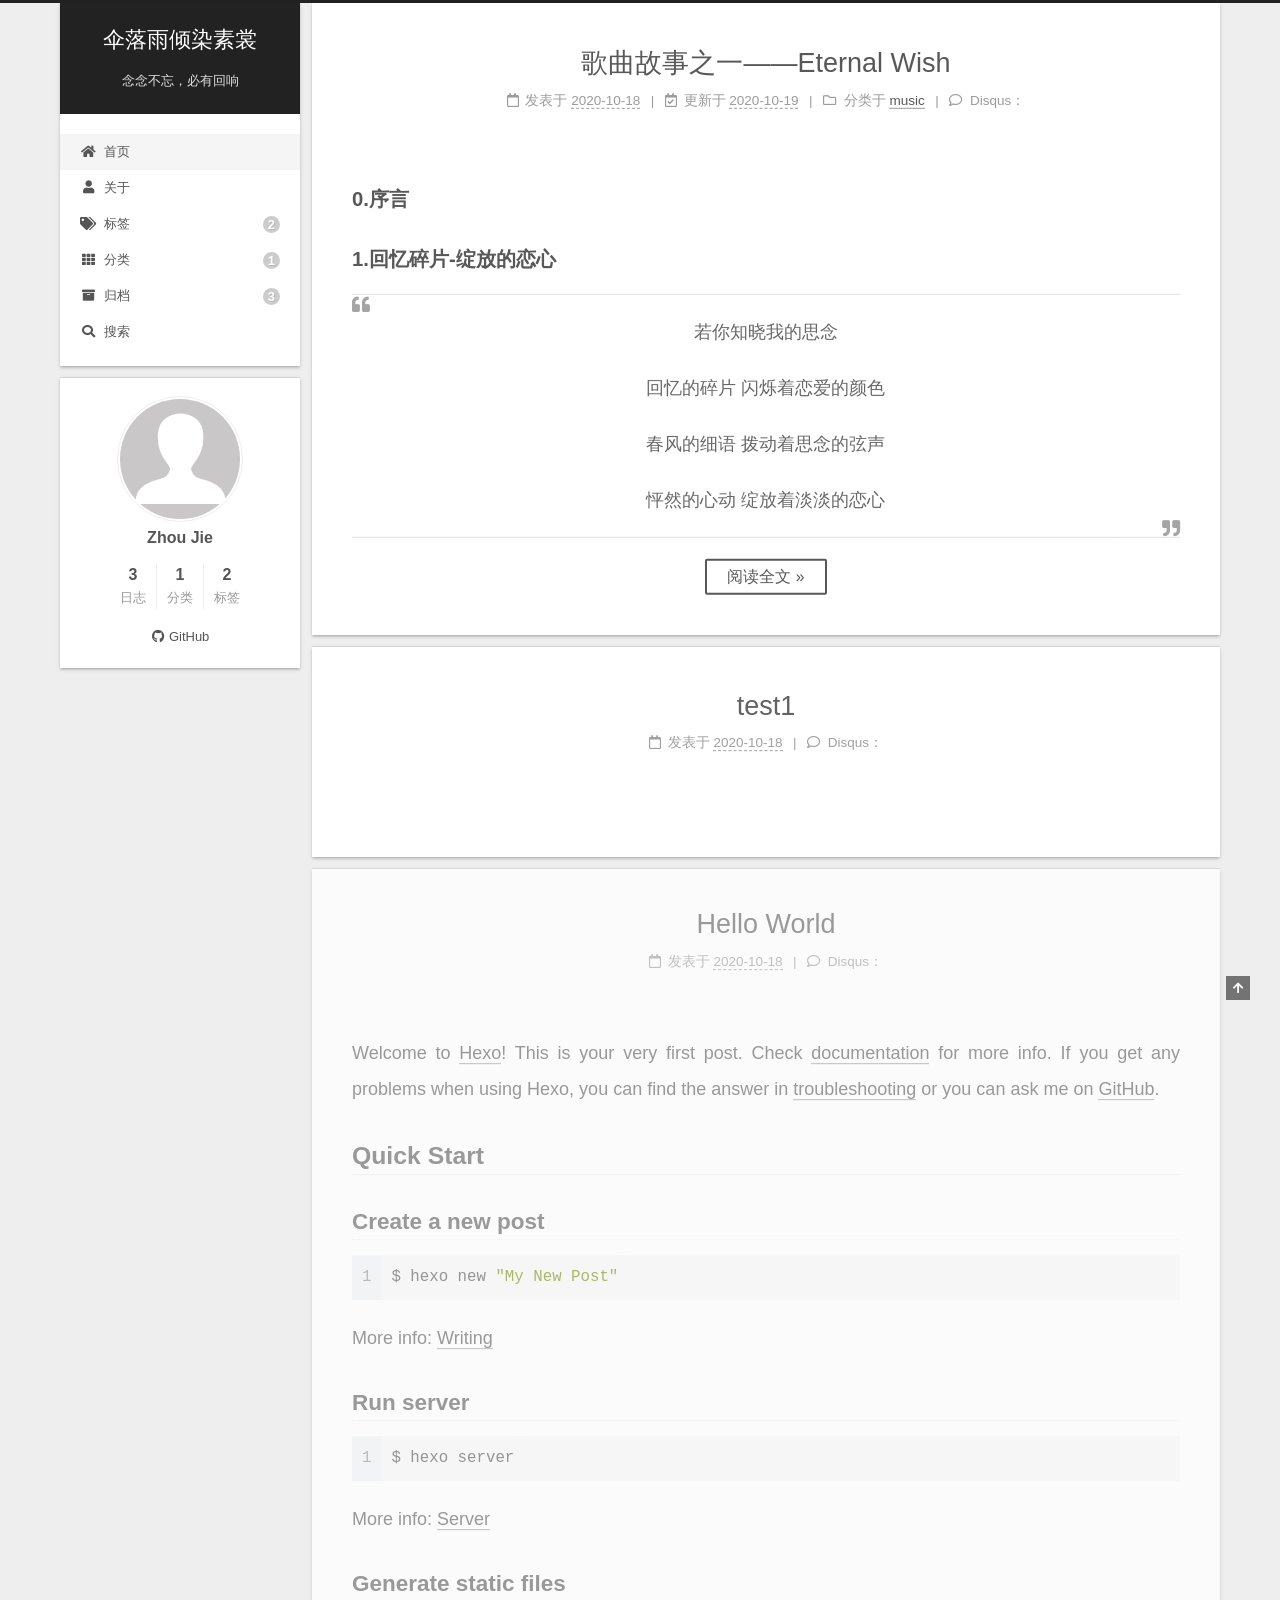
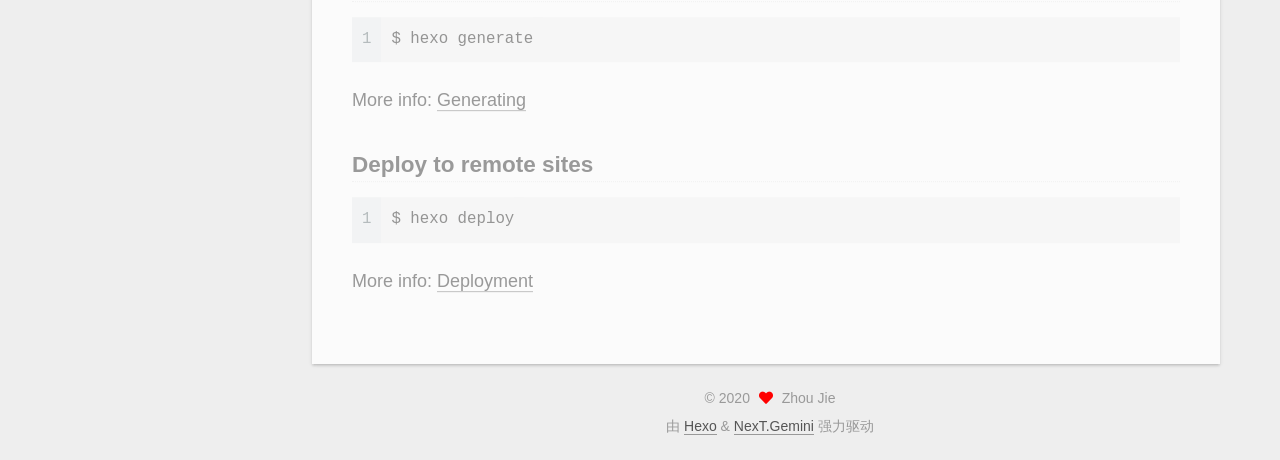
<file: index.html>
<!DOCTYPE html>
<html lang="zh-CN">
<head>
  <meta charset="UTF-8">
<meta name="viewport" content="width=device-width, initial-scale=1, maximum-scale=2">
<meta name="theme-color" content="#222">
<meta name="generator" content="Hexo 5.2.0">
  <link rel="apple-touch-icon" sizes="180x180" href="/images/apple-touch-icon-next.png">
  <link rel="icon" type="image/png" sizes="32x32" href="/images/favicon-32x32-next.png">
  <link rel="icon" type="image/png" sizes="16x16" href="/images/favicon-16x16-next.png">
  <link rel="mask-icon" href="/images/logo.svg" color="#222">

<link rel="stylesheet" href="/css/main.css">


<link rel="stylesheet" href="/lib/font-awesome/css/all.min.css">

<script id="hexo-configurations">
    var NexT = window.NexT || {};
    var CONFIG = {"hostname":"example.com","root":"/","scheme":"Gemini","version":"7.8.0","exturl":false,"sidebar":{"position":"left","display":"post","padding":18,"offset":12,"onmobile":false},"copycode":{"enable":false,"show_result":false,"style":null},"back2top":{"enable":true,"sidebar":false,"scrollpercent":false},"bookmark":{"enable":false,"color":"#222","save":"auto"},"fancybox":false,"mediumzoom":false,"lazyload":false,"pangu":false,"comments":{"style":"tabs","active":null,"storage":true,"lazyload":false,"nav":null},"algolia":{"hits":{"per_page":10},"labels":{"input_placeholder":"Search for Posts","hits_empty":"We didn't find any results for the search: ${query}","hits_stats":"${hits} results found in ${time} ms"}},"localsearch":{"enable":true,"trigger":"auto","top_n_per_article":-1,"unescape":false,"preload":false},"motion":{"enable":true,"async":false,"transition":{"post_block":"fadeIn","post_header":"slideDownIn","post_body":"slideDownIn","coll_header":"slideLeftIn","sidebar":"slideUpIn"}},"path":"search.xml"};
  </script>

  <meta property="og:type" content="website">
<meta property="og:title" content="伞落雨倾染素裳">
<meta property="og:url" content="http://example.com/index.html">
<meta property="og:site_name" content="伞落雨倾染素裳">
<meta property="og:locale" content="zh_CN">
<meta property="article:author" content="Zhou Jie">
<meta name="twitter:card" content="summary">

<link rel="canonical" href="http://example.com/">


<script id="page-configurations">
  // https://hexo.io/docs/variables.html
  CONFIG.page = {
    sidebar: "",
    isHome : true,
    isPost : false,
    lang   : 'zh-CN'
  };
</script>

  <title>伞落雨倾染素裳</title>
  






  <noscript>
  <style>
  .use-motion .brand,
  .use-motion .menu-item,
  .sidebar-inner,
  .use-motion .post-block,
  .use-motion .pagination,
  .use-motion .comments,
  .use-motion .post-header,
  .use-motion .post-body,
  .use-motion .collection-header { opacity: initial; }

  .use-motion .site-title,
  .use-motion .site-subtitle {
    opacity: initial;
    top: initial;
  }

  .use-motion .logo-line-before i { left: initial; }
  .use-motion .logo-line-after i { right: initial; }
  </style>
</noscript>

<link rel="alternate" href="/atom.xml" title="伞落雨倾染素裳" type="application/atom+xml">
</head>

<body itemscope itemtype="http://schema.org/WebPage">
  <div class="container use-motion">
    <div class="headband"></div>

    <header class="header" itemscope itemtype="http://schema.org/WPHeader">
      <div class="header-inner"><div class="site-brand-container">
  <div class="site-nav-toggle">
    <div class="toggle" aria-label="切换导航栏">
      <span class="toggle-line toggle-line-first"></span>
      <span class="toggle-line toggle-line-middle"></span>
      <span class="toggle-line toggle-line-last"></span>
    </div>
  </div>

  <div class="site-meta">

    <a href="/" class="brand" rel="start">
      <span class="logo-line-before"><i></i></span>
      <h1 class="site-title">伞落雨倾染素裳</h1>
      <span class="logo-line-after"><i></i></span>
    </a>
      <p class="site-subtitle" itemprop="description">念念不忘，必有回响</p>
  </div>

  <div class="site-nav-right">
    <div class="toggle popup-trigger">
        <i class="fa fa-search fa-fw fa-lg"></i>
    </div>
  </div>
</div>




<nav class="site-nav">
  <ul id="menu" class="main-menu menu">
        <li class="menu-item menu-item-home">

    <a href="/" rel="section"><i class="fa fa-home fa-fw"></i>首页</a>

  </li>
        <li class="menu-item menu-item-about">

    <a href="/about/" rel="section"><i class="fa fa-user fa-fw"></i>关于</a>

  </li>
        <li class="menu-item menu-item-tags">

    <a href="/tags/" rel="section"><i class="fa fa-tags fa-fw"></i>标签<span class="badge">2</span></a>

  </li>
        <li class="menu-item menu-item-categories">

    <a href="/categories/" rel="section"><i class="fa fa-th fa-fw"></i>分类<span class="badge">1</span></a>

  </li>
        <li class="menu-item menu-item-archives">

    <a href="/archives/" rel="section"><i class="fa fa-archive fa-fw"></i>归档<span class="badge">3</span></a>

  </li>
      <li class="menu-item menu-item-search">
        <a role="button" class="popup-trigger"><i class="fa fa-search fa-fw"></i>搜索
        </a>
      </li>
  </ul>
</nav>



  <div class="search-pop-overlay">
    <div class="popup search-popup">
        <div class="search-header">
  <span class="search-icon">
    <i class="fa fa-search"></i>
  </span>
  <div class="search-input-container">
    <input autocomplete="off" autocapitalize="off"
           placeholder="搜索..." spellcheck="false"
           type="search" class="search-input">
  </div>
  <span class="popup-btn-close">
    <i class="fa fa-times-circle"></i>
  </span>
</div>
<div id="search-result">
  <div id="no-result">
    <i class="fa fa-spinner fa-pulse fa-5x fa-fw"></i>
  </div>
</div>

    </div>
  </div>

</div>
    </header>

    
  <div class="back-to-top">
    <i class="fa fa-arrow-up"></i>
    <span>0%</span>
  </div>


    <main class="main">
      <div class="main-inner">
        <div class="content-wrap">
          

          <div class="content index posts-expand">
            
      
  
  
  <article itemscope itemtype="http://schema.org/Article" class="post-block" lang="zh-CN">
    <link itemprop="mainEntityOfPage" href="http://example.com/2020/10/18/Wish/">

    <span hidden itemprop="author" itemscope itemtype="http://schema.org/Person">
      <meta itemprop="image" content="/images/avatar.gif">
      <meta itemprop="name" content="Zhou Jie">
      <meta itemprop="description" content="">
    </span>

    <span hidden itemprop="publisher" itemscope itemtype="http://schema.org/Organization">
      <meta itemprop="name" content="伞落雨倾染素裳">
    </span>
      <header class="post-header">
        <h2 class="post-title" itemprop="name headline">
          
            <a href="/2020/10/18/Wish/" class="post-title-link" itemprop="url">歌曲故事之一——Eternal Wish</a>
        </h2>

        <div class="post-meta">
            <span class="post-meta-item">
              <span class="post-meta-item-icon">
                <i class="far fa-calendar"></i>
              </span>
              <span class="post-meta-item-text">发表于</span>

              <time title="创建时间：2020-10-18 10:41:00" itemprop="dateCreated datePublished" datetime="2020-10-18T10:41:00+08:00">2020-10-18</time>
            </span>
              <span class="post-meta-item">
                <span class="post-meta-item-icon">
                  <i class="far fa-calendar-check"></i>
                </span>
                <span class="post-meta-item-text">更新于</span>
                <time title="修改时间：2020-10-19 00:40:11" itemprop="dateModified" datetime="2020-10-19T00:40:11+08:00">2020-10-19</time>
              </span>
            <span class="post-meta-item">
              <span class="post-meta-item-icon">
                <i class="far fa-folder"></i>
              </span>
              <span class="post-meta-item-text">分类于</span>
                <span itemprop="about" itemscope itemtype="http://schema.org/Thing">
                  <a href="/categories/music/" itemprop="url" rel="index"><span itemprop="name">music</span></a>
                </span>
            </span>

          
  
  <span class="post-meta-item">
    
      <span class="post-meta-item-icon">
        <i class="far fa-comment"></i>
      </span>
      <span class="post-meta-item-text">Disqus：</span>
    
    <a title="disqus" href="/2020/10/18/Wish/#disqus_thread" itemprop="discussionUrl">
      <span class="post-comments-count disqus-comment-count" data-disqus-identifier="2020/10/18/Wish/" itemprop="commentCount"></span>
    </a>
  </span>
  
  

        </div>
      </header>

    
    
    
    <div class="post-body" itemprop="articleBody">

      
          <h4 id="0-序言"><a href="#0-序言" class="headerlink" title="0.序言"></a>0.序言</h4><h4 id="1-回忆碎片-绽放的恋心"><a href="#1-回忆碎片-绽放的恋心" class="headerlink" title="1.回忆碎片-绽放的恋心"></a>1.回忆碎片-绽放的恋心</h4><blockquote class="blockquote-center">
            <i class="fa fa-quote-left"></i>
            <p>若你知晓我的思念</p>
<p>回忆的碎片 闪烁着恋爱的颜色</p>
<p>春风的细语 拨动着思念的弦声 </p>
<p>怦然的心动 绽放着淡淡的恋心</p>

            <i class="fa fa-quote-right"></i>
          </blockquote>
          <!--noindex-->
            <div class="post-button">
              <a class="btn" href="/2020/10/18/Wish/#more" rel="contents">
                阅读全文 &raquo;
              </a>
            </div>
          <!--/noindex-->
        
      
    </div>

    
    
    
      <footer class="post-footer">
        <div class="post-eof"></div>
      </footer>
  </article>
  
  
  

      
  
  
  <article itemscope itemtype="http://schema.org/Article" class="post-block" lang="zh-CN">
    <link itemprop="mainEntityOfPage" href="http://example.com/2020/10/18/test1/">

    <span hidden itemprop="author" itemscope itemtype="http://schema.org/Person">
      <meta itemprop="image" content="/images/avatar.gif">
      <meta itemprop="name" content="Zhou Jie">
      <meta itemprop="description" content="">
    </span>

    <span hidden itemprop="publisher" itemscope itemtype="http://schema.org/Organization">
      <meta itemprop="name" content="伞落雨倾染素裳">
    </span>
      <header class="post-header">
        <h2 class="post-title" itemprop="name headline">
          
            <a href="/2020/10/18/test1/" class="post-title-link" itemprop="url">test1</a>
        </h2>

        <div class="post-meta">
            <span class="post-meta-item">
              <span class="post-meta-item-icon">
                <i class="far fa-calendar"></i>
              </span>
              <span class="post-meta-item-text">发表于</span>
              

              <time title="创建时间：2020-10-18 01:25:51 / 修改时间：01:26:45" itemprop="dateCreated datePublished" datetime="2020-10-18T01:25:51+08:00">2020-10-18</time>
            </span>

          
  
  <span class="post-meta-item">
    
      <span class="post-meta-item-icon">
        <i class="far fa-comment"></i>
      </span>
      <span class="post-meta-item-text">Disqus：</span>
    
    <a title="disqus" href="/2020/10/18/test1/#disqus_thread" itemprop="discussionUrl">
      <span class="post-comments-count disqus-comment-count" data-disqus-identifier="2020/10/18/test1/" itemprop="commentCount"></span>
    </a>
  </span>
  
  

        </div>
      </header>

    
    
    
    <div class="post-body" itemprop="articleBody">

      
          
      
    </div>

    
    
    
      <footer class="post-footer">
        <div class="post-eof"></div>
      </footer>
  </article>
  
  
  

      
  
  
  <article itemscope itemtype="http://schema.org/Article" class="post-block" lang="zh-CN">
    <link itemprop="mainEntityOfPage" href="http://example.com/2020/10/18/hello-world/">

    <span hidden itemprop="author" itemscope itemtype="http://schema.org/Person">
      <meta itemprop="image" content="/images/avatar.gif">
      <meta itemprop="name" content="Zhou Jie">
      <meta itemprop="description" content="">
    </span>

    <span hidden itemprop="publisher" itemscope itemtype="http://schema.org/Organization">
      <meta itemprop="name" content="伞落雨倾染素裳">
    </span>
      <header class="post-header">
        <h2 class="post-title" itemprop="name headline">
          
            <a href="/2020/10/18/hello-world/" class="post-title-link" itemprop="url">Hello World</a>
        </h2>

        <div class="post-meta">
            <span class="post-meta-item">
              <span class="post-meta-item-icon">
                <i class="far fa-calendar"></i>
              </span>
              <span class="post-meta-item-text">发表于</span>

              <time title="创建时间：2020-10-18 00:19:51" itemprop="dateCreated datePublished" datetime="2020-10-18T00:19:51+08:00">2020-10-18</time>
            </span>

          
  
  <span class="post-meta-item">
    
      <span class="post-meta-item-icon">
        <i class="far fa-comment"></i>
      </span>
      <span class="post-meta-item-text">Disqus：</span>
    
    <a title="disqus" href="/2020/10/18/hello-world/#disqus_thread" itemprop="discussionUrl">
      <span class="post-comments-count disqus-comment-count" data-disqus-identifier="2020/10/18/hello-world/" itemprop="commentCount"></span>
    </a>
  </span>
  
  

        </div>
      </header>

    
    
    
    <div class="post-body" itemprop="articleBody">

      
          <p>Welcome to <a target="_blank" rel="noopener" href="https://hexo.io/">Hexo</a>! This is your very first post. Check <a target="_blank" rel="noopener" href="https://hexo.io/docs/">documentation</a> for more info. If you get any problems when using Hexo, you can find the answer in <a target="_blank" rel="noopener" href="https://hexo.io/docs/troubleshooting.html">troubleshooting</a> or you can ask me on <a target="_blank" rel="noopener" href="https://github.com/hexojs/hexo/issues">GitHub</a>.</p>
<h2 id="Quick-Start"><a href="#Quick-Start" class="headerlink" title="Quick Start"></a>Quick Start</h2><h3 id="Create-a-new-post"><a href="#Create-a-new-post" class="headerlink" title="Create a new post"></a>Create a new post</h3><figure class="highlight bash"><table><tr><td class="gutter"><pre><span class="line">1</span><br></pre></td><td class="code"><pre><span class="line">$ hexo new <span class="string">&quot;My New Post&quot;</span></span><br></pre></td></tr></table></figure>

<p>More info: <a target="_blank" rel="noopener" href="https://hexo.io/docs/writing.html">Writing</a></p>
<h3 id="Run-server"><a href="#Run-server" class="headerlink" title="Run server"></a>Run server</h3><figure class="highlight bash"><table><tr><td class="gutter"><pre><span class="line">1</span><br></pre></td><td class="code"><pre><span class="line">$ hexo server</span><br></pre></td></tr></table></figure>

<p>More info: <a target="_blank" rel="noopener" href="https://hexo.io/docs/server.html">Server</a></p>
<h3 id="Generate-static-files"><a href="#Generate-static-files" class="headerlink" title="Generate static files"></a>Generate static files</h3><figure class="highlight bash"><table><tr><td class="gutter"><pre><span class="line">1</span><br></pre></td><td class="code"><pre><span class="line">$ hexo generate</span><br></pre></td></tr></table></figure>

<p>More info: <a target="_blank" rel="noopener" href="https://hexo.io/docs/generating.html">Generating</a></p>
<h3 id="Deploy-to-remote-sites"><a href="#Deploy-to-remote-sites" class="headerlink" title="Deploy to remote sites"></a>Deploy to remote sites</h3><figure class="highlight bash"><table><tr><td class="gutter"><pre><span class="line">1</span><br></pre></td><td class="code"><pre><span class="line">$ hexo deploy</span><br></pre></td></tr></table></figure>

<p>More info: <a target="_blank" rel="noopener" href="https://hexo.io/docs/one-command-deployment.html">Deployment</a></p>

      
    </div>

    
    
    
      <footer class="post-footer">
        <div class="post-eof"></div>
      </footer>
  </article>
  
  
  


  



          </div>
          

<script>
  window.addEventListener('tabs:register', () => {
    let { activeClass } = CONFIG.comments;
    if (CONFIG.comments.storage) {
      activeClass = localStorage.getItem('comments_active') || activeClass;
    }
    if (activeClass) {
      let activeTab = document.querySelector(`a[href="#comment-${activeClass}"]`);
      if (activeTab) {
        activeTab.click();
      }
    }
  });
  if (CONFIG.comments.storage) {
    window.addEventListener('tabs:click', event => {
      if (!event.target.matches('.tabs-comment .tab-content .tab-pane')) return;
      let commentClass = event.target.classList[1];
      localStorage.setItem('comments_active', commentClass);
    });
  }
</script>

        </div>
          
  
  <div class="toggle sidebar-toggle">
    <span class="toggle-line toggle-line-first"></span>
    <span class="toggle-line toggle-line-middle"></span>
    <span class="toggle-line toggle-line-last"></span>
  </div>

  <aside class="sidebar">
    <div class="sidebar-inner">

      <ul class="sidebar-nav motion-element">
        <li class="sidebar-nav-toc">
          文章目录
        </li>
        <li class="sidebar-nav-overview">
          站点概览
        </li>
      </ul>

      <!--noindex-->
      <div class="post-toc-wrap sidebar-panel">
      </div>
      <!--/noindex-->

      <div class="site-overview-wrap sidebar-panel">
        <div class="site-author motion-element" itemprop="author" itemscope itemtype="http://schema.org/Person">
    <img class="site-author-image" itemprop="image" alt="Zhou Jie"
      src="/images/avatar.gif">
  <p class="site-author-name" itemprop="name">Zhou Jie</p>
  <div class="site-description" itemprop="description"></div>
</div>
<div class="site-state-wrap motion-element">
  <nav class="site-state">
      <div class="site-state-item site-state-posts">
          <a href="/archives/">
        
          <span class="site-state-item-count">3</span>
          <span class="site-state-item-name">日志</span>
        </a>
      </div>
      <div class="site-state-item site-state-categories">
            <a href="/categories/">
          
        <span class="site-state-item-count">1</span>
        <span class="site-state-item-name">分类</span></a>
      </div>
      <div class="site-state-item site-state-tags">
            <a href="/tags/">
          
        <span class="site-state-item-count">2</span>
        <span class="site-state-item-name">标签</span></a>
      </div>
  </nav>
</div>
  <div class="links-of-author motion-element">
      <span class="links-of-author-item">
        <a href="https://github.com/jiushizheyang" title="GitHub → https:&#x2F;&#x2F;github.com&#x2F;jiushizheyang" rel="noopener" target="_blank"><i class="fab fa-github fa-fw"></i>GitHub</a>
      </span>
  </div>



      </div>

    </div>
  </aside>
  <div id="sidebar-dimmer"></div>


      </div>
    </main>

    <footer class="footer">
      <div class="footer-inner">
        

        

<div class="copyright">
  
  &copy; 
  <span itemprop="copyrightYear">2020</span>
  <span class="with-love">
    <i class="fa fa-heart"></i>
  </span>
  <span class="author" itemprop="copyrightHolder">Zhou Jie</span>
</div>
  <div class="powered-by">由 <a href="https://hexo.io/" class="theme-link" rel="noopener" target="_blank">Hexo</a> & <a href="https://theme-next.org/" class="theme-link" rel="noopener" target="_blank">NexT.Gemini</a> 强力驱动
  </div>

        








      </div>
    </footer>
  </div>

  
  <script src="/lib/anime.min.js"></script>
  <script src="/lib/velocity/velocity.min.js"></script>
  <script src="/lib/velocity/velocity.ui.min.js"></script>

<script src="/js/utils.js"></script>

<script src="/js/motion.js"></script>


<script src="/js/schemes/pisces.js"></script>


<script src="/js/next-boot.js"></script>




  




  
<script src="/js/local-search.js"></script>













  

  

<script>
  function loadCount() {
    var d = document, s = d.createElement('script');
    s.src = 'https://comment.disqus.com/count.js';
    s.id = 'dsq-count-scr';
    (d.head || d.body).appendChild(s);
  }
  // defer loading until the whole page loading is completed
  window.addEventListener('load', loadCount, false);
</script>

</body>
</html>
</file>
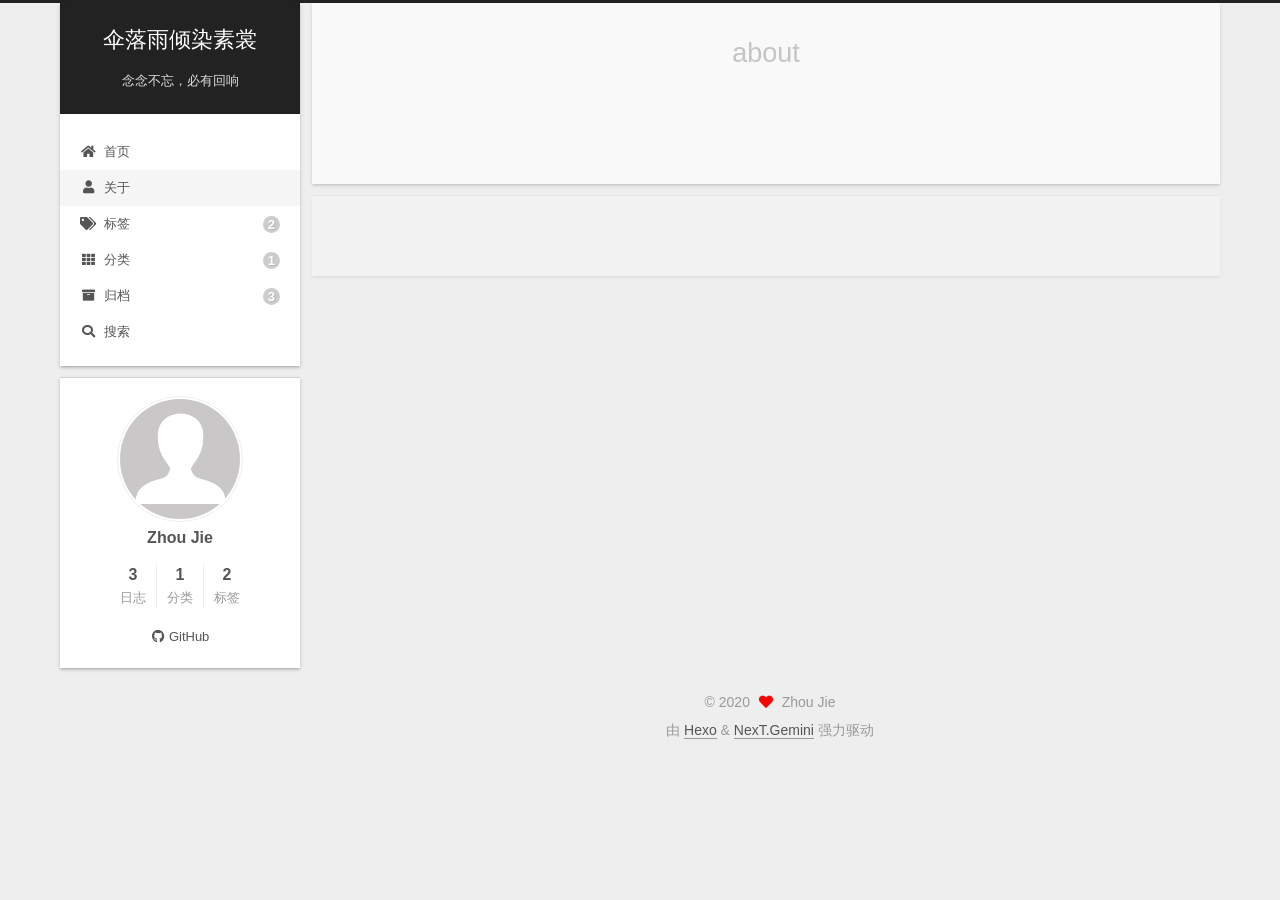
<file: about/index.html>
<!DOCTYPE html>
<html lang="zh-CN">
<head>
  <meta charset="UTF-8">
<meta name="viewport" content="width=device-width, initial-scale=1, maximum-scale=2">
<meta name="theme-color" content="#222">
<meta name="generator" content="Hexo 5.2.0">
  <link rel="apple-touch-icon" sizes="180x180" href="/images/apple-touch-icon-next.png">
  <link rel="icon" type="image/png" sizes="32x32" href="/images/favicon-32x32-next.png">
  <link rel="icon" type="image/png" sizes="16x16" href="/images/favicon-16x16-next.png">
  <link rel="mask-icon" href="/images/logo.svg" color="#222">

<link rel="stylesheet" href="/css/main.css">


<link rel="stylesheet" href="/lib/font-awesome/css/all.min.css">

<script id="hexo-configurations">
    var NexT = window.NexT || {};
    var CONFIG = {"hostname":"example.com","root":"/","scheme":"Gemini","version":"7.8.0","exturl":false,"sidebar":{"position":"left","display":"post","padding":18,"offset":12,"onmobile":false},"copycode":{"enable":false,"show_result":false,"style":null},"back2top":{"enable":true,"sidebar":false,"scrollpercent":false},"bookmark":{"enable":false,"color":"#222","save":"auto"},"fancybox":false,"mediumzoom":false,"lazyload":false,"pangu":false,"comments":{"style":"tabs","active":null,"storage":true,"lazyload":false,"nav":null},"algolia":{"hits":{"per_page":10},"labels":{"input_placeholder":"Search for Posts","hits_empty":"We didn't find any results for the search: ${query}","hits_stats":"${hits} results found in ${time} ms"}},"localsearch":{"enable":true,"trigger":"auto","top_n_per_article":-1,"unescape":false,"preload":false},"motion":{"enable":true,"async":false,"transition":{"post_block":"fadeIn","post_header":"slideDownIn","post_body":"slideDownIn","coll_header":"slideLeftIn","sidebar":"slideUpIn"}},"path":"search.xml"};
  </script>

  <meta property="og:type" content="website">
<meta property="og:title" content="about">
<meta property="og:url" content="http://example.com/about/index.html">
<meta property="og:site_name" content="伞落雨倾染素裳">
<meta property="og:locale" content="zh_CN">
<meta property="article:published_time" content="2020-10-18T02:09:34.000Z">
<meta property="article:modified_time" content="2020-10-18T02:09:34.918Z">
<meta property="article:author" content="Zhou Jie">
<meta name="twitter:card" content="summary">

<link rel="canonical" href="http://example.com/about/">


<script id="page-configurations">
  // https://hexo.io/docs/variables.html
  CONFIG.page = {
    sidebar: "",
    isHome : false,
    isPost : false,
    lang   : 'zh-CN'
  };
</script>

  <title>about | 伞落雨倾染素裳
</title>
  






  <noscript>
  <style>
  .use-motion .brand,
  .use-motion .menu-item,
  .sidebar-inner,
  .use-motion .post-block,
  .use-motion .pagination,
  .use-motion .comments,
  .use-motion .post-header,
  .use-motion .post-body,
  .use-motion .collection-header { opacity: initial; }

  .use-motion .site-title,
  .use-motion .site-subtitle {
    opacity: initial;
    top: initial;
  }

  .use-motion .logo-line-before i { left: initial; }
  .use-motion .logo-line-after i { right: initial; }
  </style>
</noscript>

<link rel="alternate" href="/atom.xml" title="伞落雨倾染素裳" type="application/atom+xml">
</head>

<body itemscope itemtype="http://schema.org/WebPage">
  <div class="container use-motion">
    <div class="headband"></div>

    <header class="header" itemscope itemtype="http://schema.org/WPHeader">
      <div class="header-inner"><div class="site-brand-container">
  <div class="site-nav-toggle">
    <div class="toggle" aria-label="切换导航栏">
      <span class="toggle-line toggle-line-first"></span>
      <span class="toggle-line toggle-line-middle"></span>
      <span class="toggle-line toggle-line-last"></span>
    </div>
  </div>

  <div class="site-meta">

    <a href="/" class="brand" rel="start">
      <span class="logo-line-before"><i></i></span>
      <h1 class="site-title">伞落雨倾染素裳</h1>
      <span class="logo-line-after"><i></i></span>
    </a>
      <p class="site-subtitle" itemprop="description">念念不忘，必有回响</p>
  </div>

  <div class="site-nav-right">
    <div class="toggle popup-trigger">
        <i class="fa fa-search fa-fw fa-lg"></i>
    </div>
  </div>
</div>




<nav class="site-nav">
  <ul id="menu" class="main-menu menu">
        <li class="menu-item menu-item-home">

    <a href="/" rel="section"><i class="fa fa-home fa-fw"></i>首页</a>

  </li>
        <li class="menu-item menu-item-about">

    <a href="/about/" rel="section"><i class="fa fa-user fa-fw"></i>关于</a>

  </li>
        <li class="menu-item menu-item-tags">

    <a href="/tags/" rel="section"><i class="fa fa-tags fa-fw"></i>标签<span class="badge">2</span></a>

  </li>
        <li class="menu-item menu-item-categories">

    <a href="/categories/" rel="section"><i class="fa fa-th fa-fw"></i>分类<span class="badge">1</span></a>

  </li>
        <li class="menu-item menu-item-archives">

    <a href="/archives/" rel="section"><i class="fa fa-archive fa-fw"></i>归档<span class="badge">3</span></a>

  </li>
      <li class="menu-item menu-item-search">
        <a role="button" class="popup-trigger"><i class="fa fa-search fa-fw"></i>搜索
        </a>
      </li>
  </ul>
</nav>



  <div class="search-pop-overlay">
    <div class="popup search-popup">
        <div class="search-header">
  <span class="search-icon">
    <i class="fa fa-search"></i>
  </span>
  <div class="search-input-container">
    <input autocomplete="off" autocapitalize="off"
           placeholder="搜索..." spellcheck="false"
           type="search" class="search-input">
  </div>
  <span class="popup-btn-close">
    <i class="fa fa-times-circle"></i>
  </span>
</div>
<div id="search-result">
  <div id="no-result">
    <i class="fa fa-spinner fa-pulse fa-5x fa-fw"></i>
  </div>
</div>

    </div>
  </div>

</div>
    </header>

    
  <div class="back-to-top">
    <i class="fa fa-arrow-up"></i>
    <span>0%</span>
  </div>


    <main class="main">
      <div class="main-inner">
        <div class="content-wrap">
          
  
  

          <div class="content page posts-expand">
            

    
    
    
    <div class="post-block" lang="zh-CN">
      <header class="post-header">

<h1 class="post-title" itemprop="name headline">about
</h1>

<div class="post-meta">
  

</div>

</header>

      
      
      
      <div class="post-body">
          
      </div>
      
      
      
    </div>
    

    
    
    


          </div>
          
    
  <div class="comments">
    <div id="disqus_thread">
      <noscript>Please enable JavaScript to view the comments powered by Disqus.</noscript>
    </div>
  </div>
  

<script>
  window.addEventListener('tabs:register', () => {
    let { activeClass } = CONFIG.comments;
    if (CONFIG.comments.storage) {
      activeClass = localStorage.getItem('comments_active') || activeClass;
    }
    if (activeClass) {
      let activeTab = document.querySelector(`a[href="#comment-${activeClass}"]`);
      if (activeTab) {
        activeTab.click();
      }
    }
  });
  if (CONFIG.comments.storage) {
    window.addEventListener('tabs:click', event => {
      if (!event.target.matches('.tabs-comment .tab-content .tab-pane')) return;
      let commentClass = event.target.classList[1];
      localStorage.setItem('comments_active', commentClass);
    });
  }
</script>

        </div>
          
  
  <div class="toggle sidebar-toggle">
    <span class="toggle-line toggle-line-first"></span>
    <span class="toggle-line toggle-line-middle"></span>
    <span class="toggle-line toggle-line-last"></span>
  </div>

  <aside class="sidebar">
    <div class="sidebar-inner">

      <ul class="sidebar-nav motion-element">
        <li class="sidebar-nav-toc">
          文章目录
        </li>
        <li class="sidebar-nav-overview">
          站点概览
        </li>
      </ul>

      <!--noindex-->
      <div class="post-toc-wrap sidebar-panel">
      </div>
      <!--/noindex-->

      <div class="site-overview-wrap sidebar-panel">
        <div class="site-author motion-element" itemprop="author" itemscope itemtype="http://schema.org/Person">
    <img class="site-author-image" itemprop="image" alt="Zhou Jie"
      src="/images/avatar.gif">
  <p class="site-author-name" itemprop="name">Zhou Jie</p>
  <div class="site-description" itemprop="description"></div>
</div>
<div class="site-state-wrap motion-element">
  <nav class="site-state">
      <div class="site-state-item site-state-posts">
          <a href="/archives/">
        
          <span class="site-state-item-count">3</span>
          <span class="site-state-item-name">日志</span>
        </a>
      </div>
      <div class="site-state-item site-state-categories">
            <a href="/categories/">
          
        <span class="site-state-item-count">1</span>
        <span class="site-state-item-name">分类</span></a>
      </div>
      <div class="site-state-item site-state-tags">
            <a href="/tags/">
          
        <span class="site-state-item-count">2</span>
        <span class="site-state-item-name">标签</span></a>
      </div>
  </nav>
</div>
  <div class="links-of-author motion-element">
      <span class="links-of-author-item">
        <a href="https://github.com/jiushizheyang" title="GitHub → https:&#x2F;&#x2F;github.com&#x2F;jiushizheyang" rel="noopener" target="_blank"><i class="fab fa-github fa-fw"></i>GitHub</a>
      </span>
  </div>



      </div>

    </div>
  </aside>
  <div id="sidebar-dimmer"></div>


      </div>
    </main>

    <footer class="footer">
      <div class="footer-inner">
        

        

<div class="copyright">
  
  &copy; 
  <span itemprop="copyrightYear">2020</span>
  <span class="with-love">
    <i class="fa fa-heart"></i>
  </span>
  <span class="author" itemprop="copyrightHolder">Zhou Jie</span>
</div>
  <div class="powered-by">由 <a href="https://hexo.io/" class="theme-link" rel="noopener" target="_blank">Hexo</a> & <a href="https://theme-next.org/" class="theme-link" rel="noopener" target="_blank">NexT.Gemini</a> 强力驱动
  </div>

        








      </div>
    </footer>
  </div>

  
  <script src="/lib/anime.min.js"></script>
  <script src="/lib/velocity/velocity.min.js"></script>
  <script src="/lib/velocity/velocity.ui.min.js"></script>

<script src="/js/utils.js"></script>

<script src="/js/motion.js"></script>


<script src="/js/schemes/pisces.js"></script>


<script src="/js/next-boot.js"></script>




  




  
<script src="/js/local-search.js"></script>













  

  

<script>
  function loadCount() {
    var d = document, s = d.createElement('script');
    s.src = 'https://comment.disqus.com/count.js';
    s.id = 'dsq-count-scr';
    (d.head || d.body).appendChild(s);
  }
  // defer loading until the whole page loading is completed
  window.addEventListener('load', loadCount, false);
</script>
<script>
  var disqus_config = function() {
    this.page.url = "http://example.com/about/index.html";
    this.page.identifier = "about/index.html";
    this.page.title = "about";
    };
  NexT.utils.loadComments(document.querySelector('#disqus_thread'), () => {
    if (window.DISQUS) {
      DISQUS.reset({
        reload: true,
        config: disqus_config
      });
    } else {
      var d = document, s = d.createElement('script');
      s.src = 'https://comment.disqus.com/embed.js';
      s.setAttribute('data-timestamp', '' + +new Date());
      (d.head || d.body).appendChild(s);
    }
  });
</script>

</body>
</html>
</file>
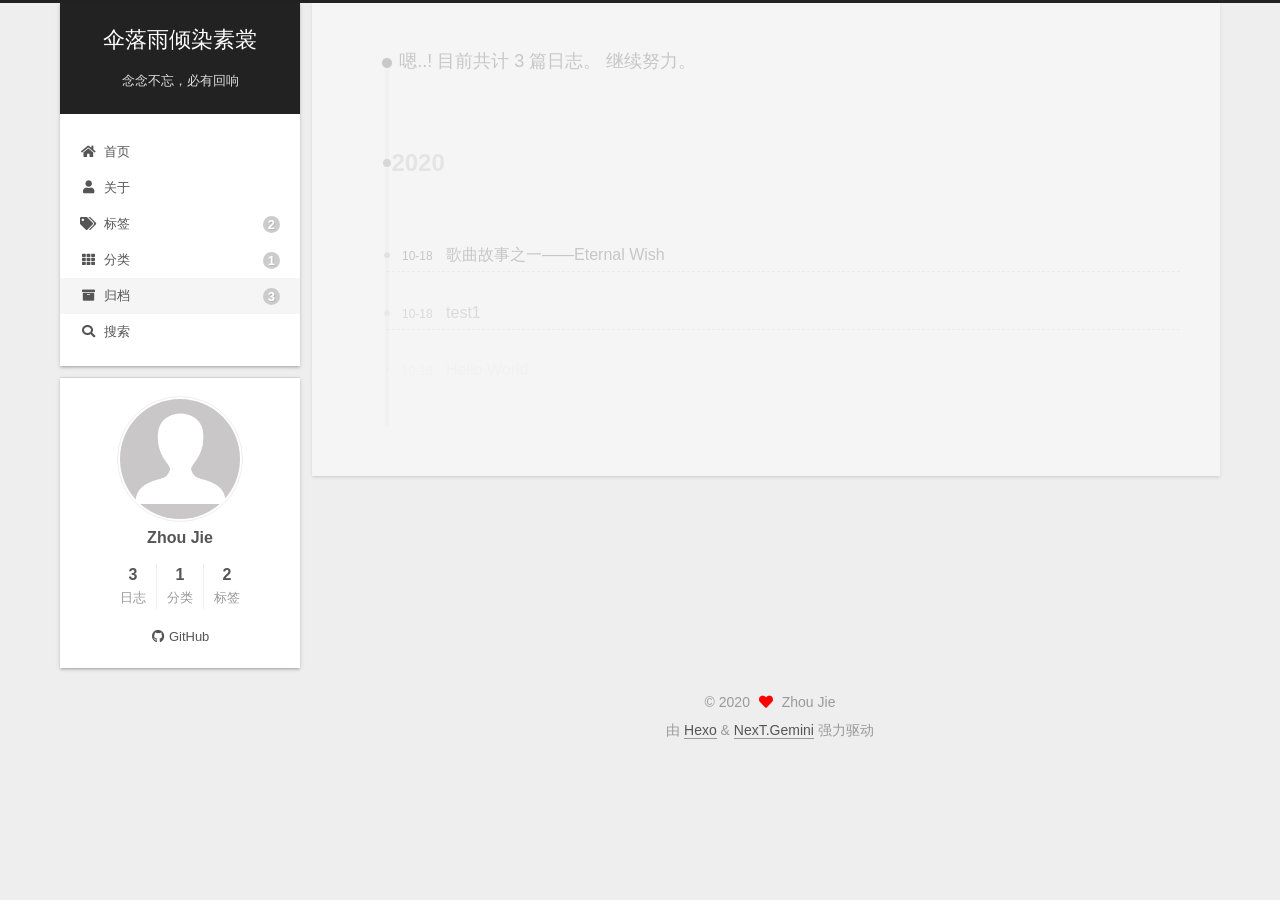
<file: archives/index.html>
<!DOCTYPE html>
<html lang="zh-CN">
<head>
  <meta charset="UTF-8">
<meta name="viewport" content="width=device-width, initial-scale=1, maximum-scale=2">
<meta name="theme-color" content="#222">
<meta name="generator" content="Hexo 5.2.0">
  <link rel="apple-touch-icon" sizes="180x180" href="/images/apple-touch-icon-next.png">
  <link rel="icon" type="image/png" sizes="32x32" href="/images/favicon-32x32-next.png">
  <link rel="icon" type="image/png" sizes="16x16" href="/images/favicon-16x16-next.png">
  <link rel="mask-icon" href="/images/logo.svg" color="#222">

<link rel="stylesheet" href="/css/main.css">


<link rel="stylesheet" href="/lib/font-awesome/css/all.min.css">

<script id="hexo-configurations">
    var NexT = window.NexT || {};
    var CONFIG = {"hostname":"example.com","root":"/","scheme":"Gemini","version":"7.8.0","exturl":false,"sidebar":{"position":"left","display":"post","padding":18,"offset":12,"onmobile":false},"copycode":{"enable":false,"show_result":false,"style":null},"back2top":{"enable":true,"sidebar":false,"scrollpercent":false},"bookmark":{"enable":false,"color":"#222","save":"auto"},"fancybox":false,"mediumzoom":false,"lazyload":false,"pangu":false,"comments":{"style":"tabs","active":null,"storage":true,"lazyload":false,"nav":null},"algolia":{"hits":{"per_page":10},"labels":{"input_placeholder":"Search for Posts","hits_empty":"We didn't find any results for the search: ${query}","hits_stats":"${hits} results found in ${time} ms"}},"localsearch":{"enable":true,"trigger":"auto","top_n_per_article":-1,"unescape":false,"preload":false},"motion":{"enable":true,"async":false,"transition":{"post_block":"fadeIn","post_header":"slideDownIn","post_body":"slideDownIn","coll_header":"slideLeftIn","sidebar":"slideUpIn"}},"path":"search.xml"};
  </script>

  <meta property="og:type" content="website">
<meta property="og:title" content="伞落雨倾染素裳">
<meta property="og:url" content="http://example.com/archives/index.html">
<meta property="og:site_name" content="伞落雨倾染素裳">
<meta property="og:locale" content="zh_CN">
<meta property="article:author" content="Zhou Jie">
<meta name="twitter:card" content="summary">

<link rel="canonical" href="http://example.com/archives/">


<script id="page-configurations">
  // https://hexo.io/docs/variables.html
  CONFIG.page = {
    sidebar: "",
    isHome : false,
    isPost : false,
    lang   : 'zh-CN'
  };
</script>

  <title>归档 | 伞落雨倾染素裳</title>
  






  <noscript>
  <style>
  .use-motion .brand,
  .use-motion .menu-item,
  .sidebar-inner,
  .use-motion .post-block,
  .use-motion .pagination,
  .use-motion .comments,
  .use-motion .post-header,
  .use-motion .post-body,
  .use-motion .collection-header { opacity: initial; }

  .use-motion .site-title,
  .use-motion .site-subtitle {
    opacity: initial;
    top: initial;
  }

  .use-motion .logo-line-before i { left: initial; }
  .use-motion .logo-line-after i { right: initial; }
  </style>
</noscript>

<link rel="alternate" href="/atom.xml" title="伞落雨倾染素裳" type="application/atom+xml">
</head>

<body itemscope itemtype="http://schema.org/WebPage">
  <div class="container use-motion">
    <div class="headband"></div>

    <header class="header" itemscope itemtype="http://schema.org/WPHeader">
      <div class="header-inner"><div class="site-brand-container">
  <div class="site-nav-toggle">
    <div class="toggle" aria-label="切换导航栏">
      <span class="toggle-line toggle-line-first"></span>
      <span class="toggle-line toggle-line-middle"></span>
      <span class="toggle-line toggle-line-last"></span>
    </div>
  </div>

  <div class="site-meta">

    <a href="/" class="brand" rel="start">
      <span class="logo-line-before"><i></i></span>
      <h1 class="site-title">伞落雨倾染素裳</h1>
      <span class="logo-line-after"><i></i></span>
    </a>
      <p class="site-subtitle" itemprop="description">念念不忘，必有回响</p>
  </div>

  <div class="site-nav-right">
    <div class="toggle popup-trigger">
        <i class="fa fa-search fa-fw fa-lg"></i>
    </div>
  </div>
</div>




<nav class="site-nav">
  <ul id="menu" class="main-menu menu">
        <li class="menu-item menu-item-home">

    <a href="/" rel="section"><i class="fa fa-home fa-fw"></i>首页</a>

  </li>
        <li class="menu-item menu-item-about">

    <a href="/about/" rel="section"><i class="fa fa-user fa-fw"></i>关于</a>

  </li>
        <li class="menu-item menu-item-tags">

    <a href="/tags/" rel="section"><i class="fa fa-tags fa-fw"></i>标签<span class="badge">2</span></a>

  </li>
        <li class="menu-item menu-item-categories">

    <a href="/categories/" rel="section"><i class="fa fa-th fa-fw"></i>分类<span class="badge">1</span></a>

  </li>
        <li class="menu-item menu-item-archives">

    <a href="/archives/" rel="section"><i class="fa fa-archive fa-fw"></i>归档<span class="badge">3</span></a>

  </li>
      <li class="menu-item menu-item-search">
        <a role="button" class="popup-trigger"><i class="fa fa-search fa-fw"></i>搜索
        </a>
      </li>
  </ul>
</nav>



  <div class="search-pop-overlay">
    <div class="popup search-popup">
        <div class="search-header">
  <span class="search-icon">
    <i class="fa fa-search"></i>
  </span>
  <div class="search-input-container">
    <input autocomplete="off" autocapitalize="off"
           placeholder="搜索..." spellcheck="false"
           type="search" class="search-input">
  </div>
  <span class="popup-btn-close">
    <i class="fa fa-times-circle"></i>
  </span>
</div>
<div id="search-result">
  <div id="no-result">
    <i class="fa fa-spinner fa-pulse fa-5x fa-fw"></i>
  </div>
</div>

    </div>
  </div>

</div>
    </header>

    
  <div class="back-to-top">
    <i class="fa fa-arrow-up"></i>
    <span>0%</span>
  </div>


    <main class="main">
      <div class="main-inner">
        <div class="content-wrap">
          

          <div class="content archive">
            

  
  
  
  <div class="post-block">
    <div class="posts-collapse">
      <div class="collection-title">
        <span class="collection-header">嗯..! 目前共计 3 篇日志。 继续努力。</span>
      </div>

      
    <div class="collection-year">
      <span class="collection-header">2020</span>
    </div>

  <article itemscope itemtype="http://schema.org/Article">
    <header class="post-header">

      <div class="post-meta">
        <time itemprop="dateCreated"
              datetime="2020-10-18T10:41:00+08:00"
              content="2020-10-18">
          10-18
        </time>
      </div>

      <div class="post-title">
          <a class="post-title-link" href="/2020/10/18/Wish/" itemprop="url">
            <span itemprop="name">歌曲故事之一——Eternal Wish</span>
          </a>
      </div>

    </header>
  </article>

  <article itemscope itemtype="http://schema.org/Article">
    <header class="post-header">

      <div class="post-meta">
        <time itemprop="dateCreated"
              datetime="2020-10-18T01:25:51+08:00"
              content="2020-10-18">
          10-18
        </time>
      </div>

      <div class="post-title">
          <a class="post-title-link" href="/2020/10/18/test1/" itemprop="url">
            <span itemprop="name">test1</span>
          </a>
      </div>

    </header>
  </article>

  <article itemscope itemtype="http://schema.org/Article">
    <header class="post-header">

      <div class="post-meta">
        <time itemprop="dateCreated"
              datetime="2020-10-18T00:19:51+08:00"
              content="2020-10-18">
          10-18
        </time>
      </div>

      <div class="post-title">
          <a class="post-title-link" href="/2020/10/18/hello-world/" itemprop="url">
            <span itemprop="name">Hello World</span>
          </a>
      </div>

    </header>
  </article>


    </div>
  </div>
  
  
  

  



          </div>
          

<script>
  window.addEventListener('tabs:register', () => {
    let { activeClass } = CONFIG.comments;
    if (CONFIG.comments.storage) {
      activeClass = localStorage.getItem('comments_active') || activeClass;
    }
    if (activeClass) {
      let activeTab = document.querySelector(`a[href="#comment-${activeClass}"]`);
      if (activeTab) {
        activeTab.click();
      }
    }
  });
  if (CONFIG.comments.storage) {
    window.addEventListener('tabs:click', event => {
      if (!event.target.matches('.tabs-comment .tab-content .tab-pane')) return;
      let commentClass = event.target.classList[1];
      localStorage.setItem('comments_active', commentClass);
    });
  }
</script>

        </div>
          
  
  <div class="toggle sidebar-toggle">
    <span class="toggle-line toggle-line-first"></span>
    <span class="toggle-line toggle-line-middle"></span>
    <span class="toggle-line toggle-line-last"></span>
  </div>

  <aside class="sidebar">
    <div class="sidebar-inner">

      <ul class="sidebar-nav motion-element">
        <li class="sidebar-nav-toc">
          文章目录
        </li>
        <li class="sidebar-nav-overview">
          站点概览
        </li>
      </ul>

      <!--noindex-->
      <div class="post-toc-wrap sidebar-panel">
      </div>
      <!--/noindex-->

      <div class="site-overview-wrap sidebar-panel">
        <div class="site-author motion-element" itemprop="author" itemscope itemtype="http://schema.org/Person">
    <img class="site-author-image" itemprop="image" alt="Zhou Jie"
      src="/images/avatar.gif">
  <p class="site-author-name" itemprop="name">Zhou Jie</p>
  <div class="site-description" itemprop="description"></div>
</div>
<div class="site-state-wrap motion-element">
  <nav class="site-state">
      <div class="site-state-item site-state-posts">
          <a href="/archives/">
        
          <span class="site-state-item-count">3</span>
          <span class="site-state-item-name">日志</span>
        </a>
      </div>
      <div class="site-state-item site-state-categories">
            <a href="/categories/">
          
        <span class="site-state-item-count">1</span>
        <span class="site-state-item-name">分类</span></a>
      </div>
      <div class="site-state-item site-state-tags">
            <a href="/tags/">
          
        <span class="site-state-item-count">2</span>
        <span class="site-state-item-name">标签</span></a>
      </div>
  </nav>
</div>
  <div class="links-of-author motion-element">
      <span class="links-of-author-item">
        <a href="https://github.com/jiushizheyang" title="GitHub → https:&#x2F;&#x2F;github.com&#x2F;jiushizheyang" rel="noopener" target="_blank"><i class="fab fa-github fa-fw"></i>GitHub</a>
      </span>
  </div>



      </div>

    </div>
  </aside>
  <div id="sidebar-dimmer"></div>


      </div>
    </main>

    <footer class="footer">
      <div class="footer-inner">
        

        

<div class="copyright">
  
  &copy; 
  <span itemprop="copyrightYear">2020</span>
  <span class="with-love">
    <i class="fa fa-heart"></i>
  </span>
  <span class="author" itemprop="copyrightHolder">Zhou Jie</span>
</div>
  <div class="powered-by">由 <a href="https://hexo.io/" class="theme-link" rel="noopener" target="_blank">Hexo</a> & <a href="https://theme-next.org/" class="theme-link" rel="noopener" target="_blank">NexT.Gemini</a> 强力驱动
  </div>

        








      </div>
    </footer>
  </div>

  
  <script src="/lib/anime.min.js"></script>
  <script src="/lib/velocity/velocity.min.js"></script>
  <script src="/lib/velocity/velocity.ui.min.js"></script>

<script src="/js/utils.js"></script>

<script src="/js/motion.js"></script>


<script src="/js/schemes/pisces.js"></script>


<script src="/js/next-boot.js"></script>




  




  
<script src="/js/local-search.js"></script>













  

  

<script>
  function loadCount() {
    var d = document, s = d.createElement('script');
    s.src = 'https://comment.disqus.com/count.js';
    s.id = 'dsq-count-scr';
    (d.head || d.body).appendChild(s);
  }
  // defer loading until the whole page loading is completed
  window.addEventListener('load', loadCount, false);
</script>

</body>
</html>
</file>
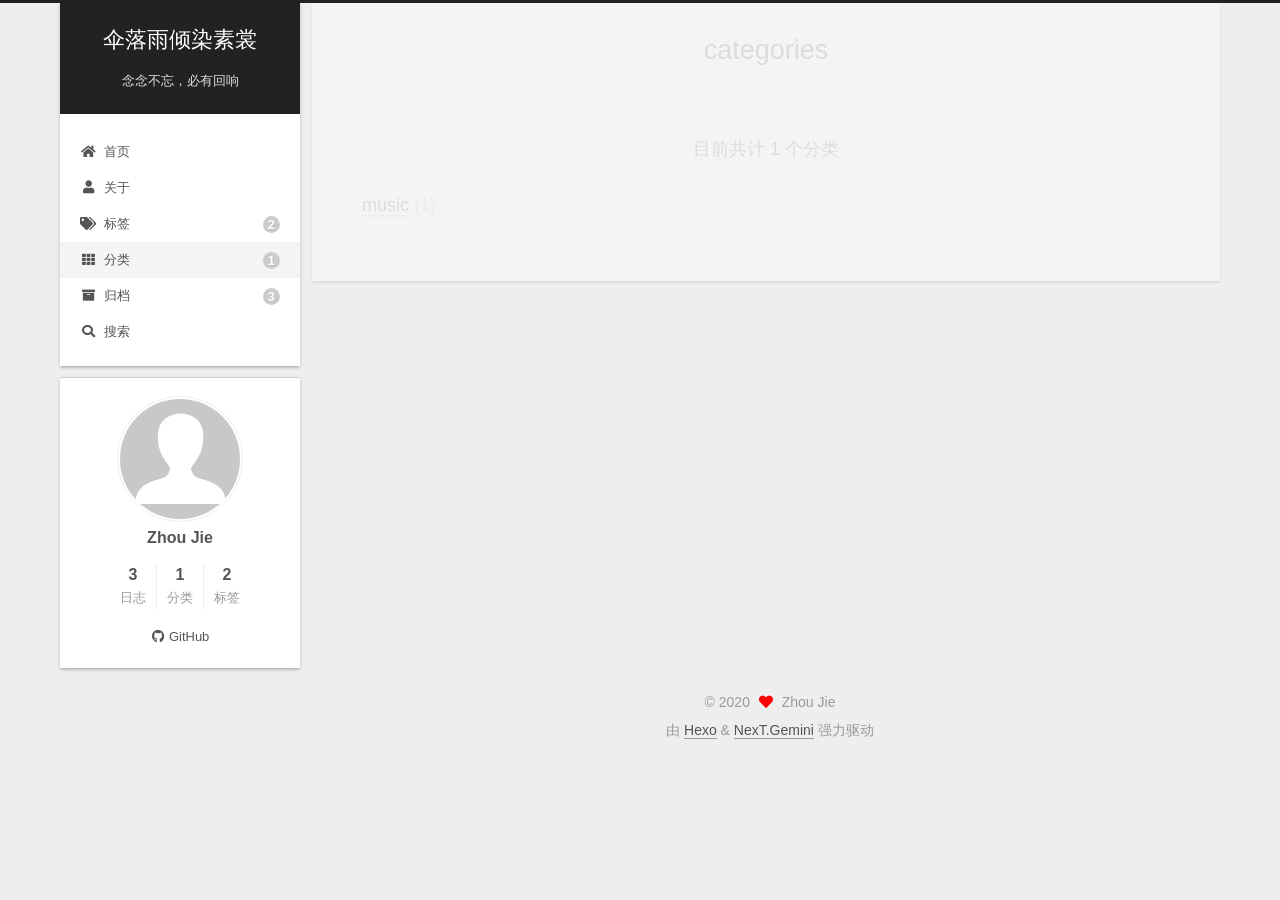
<file: categories/index.html>
<!DOCTYPE html>
<html lang="zh-CN">
<head>
  <meta charset="UTF-8">
<meta name="viewport" content="width=device-width, initial-scale=1, maximum-scale=2">
<meta name="theme-color" content="#222">
<meta name="generator" content="Hexo 5.2.0">
  <link rel="apple-touch-icon" sizes="180x180" href="/images/apple-touch-icon-next.png">
  <link rel="icon" type="image/png" sizes="32x32" href="/images/favicon-32x32-next.png">
  <link rel="icon" type="image/png" sizes="16x16" href="/images/favicon-16x16-next.png">
  <link rel="mask-icon" href="/images/logo.svg" color="#222">

<link rel="stylesheet" href="/css/main.css">


<link rel="stylesheet" href="/lib/font-awesome/css/all.min.css">

<script id="hexo-configurations">
    var NexT = window.NexT || {};
    var CONFIG = {"hostname":"example.com","root":"/","scheme":"Gemini","version":"7.8.0","exturl":false,"sidebar":{"position":"left","display":"post","padding":18,"offset":12,"onmobile":false},"copycode":{"enable":false,"show_result":false,"style":null},"back2top":{"enable":true,"sidebar":false,"scrollpercent":false},"bookmark":{"enable":false,"color":"#222","save":"auto"},"fancybox":false,"mediumzoom":false,"lazyload":false,"pangu":false,"comments":{"style":"tabs","active":null,"storage":true,"lazyload":false,"nav":null},"algolia":{"hits":{"per_page":10},"labels":{"input_placeholder":"Search for Posts","hits_empty":"We didn't find any results for the search: ${query}","hits_stats":"${hits} results found in ${time} ms"}},"localsearch":{"enable":true,"trigger":"auto","top_n_per_article":-1,"unescape":false,"preload":false},"motion":{"enable":true,"async":false,"transition":{"post_block":"fadeIn","post_header":"slideDownIn","post_body":"slideDownIn","coll_header":"slideLeftIn","sidebar":"slideUpIn"}},"path":"search.xml"};
  </script>

  <meta property="og:type" content="website">
<meta property="og:title" content="categories">
<meta property="og:url" content="http://example.com/categories/index.html">
<meta property="og:site_name" content="伞落雨倾染素裳">
<meta property="og:locale" content="zh_CN">
<meta property="article:published_time" content="2020-10-18T02:11:04.000Z">
<meta property="article:modified_time" content="2020-10-18T02:11:23.976Z">
<meta property="article:author" content="Zhou Jie">
<meta name="twitter:card" content="summary">

<link rel="canonical" href="http://example.com/categories/">


<script id="page-configurations">
  // https://hexo.io/docs/variables.html
  CONFIG.page = {
    sidebar: "",
    isHome : false,
    isPost : false,
    lang   : 'zh-CN'
  };
</script>

  <title>categories | 伞落雨倾染素裳
</title>
  






  <noscript>
  <style>
  .use-motion .brand,
  .use-motion .menu-item,
  .sidebar-inner,
  .use-motion .post-block,
  .use-motion .pagination,
  .use-motion .comments,
  .use-motion .post-header,
  .use-motion .post-body,
  .use-motion .collection-header { opacity: initial; }

  .use-motion .site-title,
  .use-motion .site-subtitle {
    opacity: initial;
    top: initial;
  }

  .use-motion .logo-line-before i { left: initial; }
  .use-motion .logo-line-after i { right: initial; }
  </style>
</noscript>

<link rel="alternate" href="/atom.xml" title="伞落雨倾染素裳" type="application/atom+xml">
</head>

<body itemscope itemtype="http://schema.org/WebPage">
  <div class="container use-motion">
    <div class="headband"></div>

    <header class="header" itemscope itemtype="http://schema.org/WPHeader">
      <div class="header-inner"><div class="site-brand-container">
  <div class="site-nav-toggle">
    <div class="toggle" aria-label="切换导航栏">
      <span class="toggle-line toggle-line-first"></span>
      <span class="toggle-line toggle-line-middle"></span>
      <span class="toggle-line toggle-line-last"></span>
    </div>
  </div>

  <div class="site-meta">

    <a href="/" class="brand" rel="start">
      <span class="logo-line-before"><i></i></span>
      <h1 class="site-title">伞落雨倾染素裳</h1>
      <span class="logo-line-after"><i></i></span>
    </a>
      <p class="site-subtitle" itemprop="description">念念不忘，必有回响</p>
  </div>

  <div class="site-nav-right">
    <div class="toggle popup-trigger">
        <i class="fa fa-search fa-fw fa-lg"></i>
    </div>
  </div>
</div>




<nav class="site-nav">
  <ul id="menu" class="main-menu menu">
        <li class="menu-item menu-item-home">

    <a href="/" rel="section"><i class="fa fa-home fa-fw"></i>首页</a>

  </li>
        <li class="menu-item menu-item-about">

    <a href="/about/" rel="section"><i class="fa fa-user fa-fw"></i>关于</a>

  </li>
        <li class="menu-item menu-item-tags">

    <a href="/tags/" rel="section"><i class="fa fa-tags fa-fw"></i>标签<span class="badge">2</span></a>

  </li>
        <li class="menu-item menu-item-categories">

    <a href="/categories/" rel="section"><i class="fa fa-th fa-fw"></i>分类<span class="badge">1</span></a>

  </li>
        <li class="menu-item menu-item-archives">

    <a href="/archives/" rel="section"><i class="fa fa-archive fa-fw"></i>归档<span class="badge">3</span></a>

  </li>
      <li class="menu-item menu-item-search">
        <a role="button" class="popup-trigger"><i class="fa fa-search fa-fw"></i>搜索
        </a>
      </li>
  </ul>
</nav>



  <div class="search-pop-overlay">
    <div class="popup search-popup">
        <div class="search-header">
  <span class="search-icon">
    <i class="fa fa-search"></i>
  </span>
  <div class="search-input-container">
    <input autocomplete="off" autocapitalize="off"
           placeholder="搜索..." spellcheck="false"
           type="search" class="search-input">
  </div>
  <span class="popup-btn-close">
    <i class="fa fa-times-circle"></i>
  </span>
</div>
<div id="search-result">
  <div id="no-result">
    <i class="fa fa-spinner fa-pulse fa-5x fa-fw"></i>
  </div>
</div>

    </div>
  </div>

</div>
    </header>

    
  <div class="back-to-top">
    <i class="fa fa-arrow-up"></i>
    <span>0%</span>
  </div>


    <main class="main">
      <div class="main-inner">
        <div class="content-wrap">
          
  
  

          <div class="content page posts-expand">
            

    
    
    
    <div class="post-block" lang="zh-CN">
      <header class="post-header">

<h1 class="post-title" itemprop="name headline">categories
</h1>

<div class="post-meta">
  

</div>

</header>

      
      
      
      <div class="post-body">
          <div class="category-all-page">
            <div class="category-all-title">
              目前共计 1 个分类
            </div>
            <div class="category-all">
              <ul class="category-list"><li class="category-list-item"><a class="category-list-link" href="/categories/music/">music</a><span class="category-list-count">1</span></li></ul>
            </div>
          </div>
        
      </div>
      
      
      
    </div>
    

    
    
    


          </div>
          

<script>
  window.addEventListener('tabs:register', () => {
    let { activeClass } = CONFIG.comments;
    if (CONFIG.comments.storage) {
      activeClass = localStorage.getItem('comments_active') || activeClass;
    }
    if (activeClass) {
      let activeTab = document.querySelector(`a[href="#comment-${activeClass}"]`);
      if (activeTab) {
        activeTab.click();
      }
    }
  });
  if (CONFIG.comments.storage) {
    window.addEventListener('tabs:click', event => {
      if (!event.target.matches('.tabs-comment .tab-content .tab-pane')) return;
      let commentClass = event.target.classList[1];
      localStorage.setItem('comments_active', commentClass);
    });
  }
</script>

        </div>
          
  
  <div class="toggle sidebar-toggle">
    <span class="toggle-line toggle-line-first"></span>
    <span class="toggle-line toggle-line-middle"></span>
    <span class="toggle-line toggle-line-last"></span>
  </div>

  <aside class="sidebar">
    <div class="sidebar-inner">

      <ul class="sidebar-nav motion-element">
        <li class="sidebar-nav-toc">
          文章目录
        </li>
        <li class="sidebar-nav-overview">
          站点概览
        </li>
      </ul>

      <!--noindex-->
      <div class="post-toc-wrap sidebar-panel">
      </div>
      <!--/noindex-->

      <div class="site-overview-wrap sidebar-panel">
        <div class="site-author motion-element" itemprop="author" itemscope itemtype="http://schema.org/Person">
    <img class="site-author-image" itemprop="image" alt="Zhou Jie"
      src="/images/avatar.gif">
  <p class="site-author-name" itemprop="name">Zhou Jie</p>
  <div class="site-description" itemprop="description"></div>
</div>
<div class="site-state-wrap motion-element">
  <nav class="site-state">
      <div class="site-state-item site-state-posts">
          <a href="/archives/">
        
          <span class="site-state-item-count">3</span>
          <span class="site-state-item-name">日志</span>
        </a>
      </div>
      <div class="site-state-item site-state-categories">
            <a href="/categories/">
          
        <span class="site-state-item-count">1</span>
        <span class="site-state-item-name">分类</span></a>
      </div>
      <div class="site-state-item site-state-tags">
            <a href="/tags/">
          
        <span class="site-state-item-count">2</span>
        <span class="site-state-item-name">标签</span></a>
      </div>
  </nav>
</div>
  <div class="links-of-author motion-element">
      <span class="links-of-author-item">
        <a href="https://github.com/jiushizheyang" title="GitHub → https:&#x2F;&#x2F;github.com&#x2F;jiushizheyang" rel="noopener" target="_blank"><i class="fab fa-github fa-fw"></i>GitHub</a>
      </span>
  </div>



      </div>

    </div>
  </aside>
  <div id="sidebar-dimmer"></div>


      </div>
    </main>

    <footer class="footer">
      <div class="footer-inner">
        

        

<div class="copyright">
  
  &copy; 
  <span itemprop="copyrightYear">2020</span>
  <span class="with-love">
    <i class="fa fa-heart"></i>
  </span>
  <span class="author" itemprop="copyrightHolder">Zhou Jie</span>
</div>
  <div class="powered-by">由 <a href="https://hexo.io/" class="theme-link" rel="noopener" target="_blank">Hexo</a> & <a href="https://theme-next.org/" class="theme-link" rel="noopener" target="_blank">NexT.Gemini</a> 强力驱动
  </div>

        








      </div>
    </footer>
  </div>

  
  <script src="/lib/anime.min.js"></script>
  <script src="/lib/velocity/velocity.min.js"></script>
  <script src="/lib/velocity/velocity.ui.min.js"></script>

<script src="/js/utils.js"></script>

<script src="/js/motion.js"></script>


<script src="/js/schemes/pisces.js"></script>


<script src="/js/next-boot.js"></script>




  




  
<script src="/js/local-search.js"></script>













  

  

<script>
  function loadCount() {
    var d = document, s = d.createElement('script');
    s.src = 'https://comment.disqus.com/count.js';
    s.id = 'dsq-count-scr';
    (d.head || d.body).appendChild(s);
  }
  // defer loading until the whole page loading is completed
  window.addEventListener('load', loadCount, false);
</script>

</body>
</html>
</file>
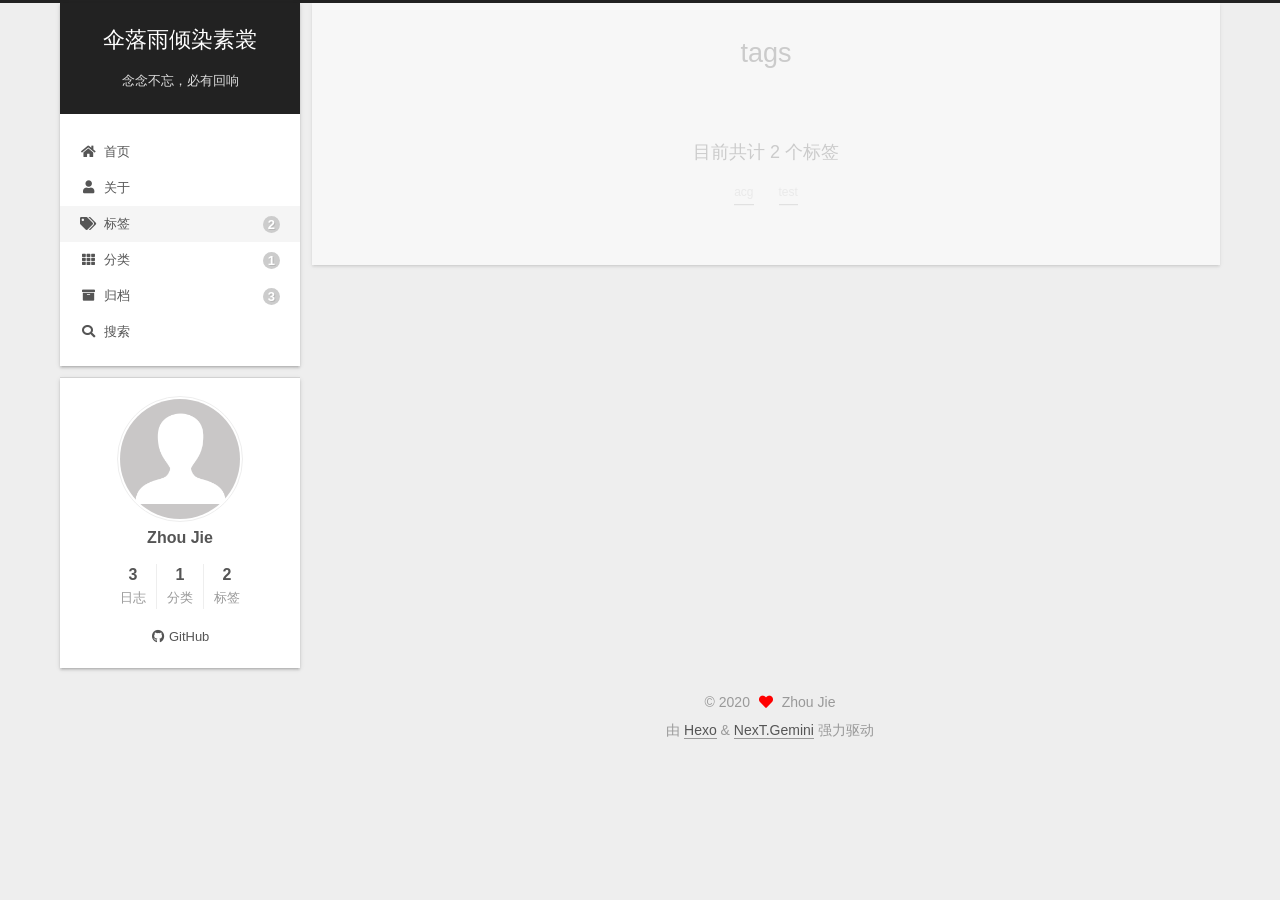
<file: tags/index.html>
<!DOCTYPE html>
<html lang="zh-CN">
<head>
  <meta charset="UTF-8">
<meta name="viewport" content="width=device-width, initial-scale=1, maximum-scale=2">
<meta name="theme-color" content="#222">
<meta name="generator" content="Hexo 5.2.0">
  <link rel="apple-touch-icon" sizes="180x180" href="/images/apple-touch-icon-next.png">
  <link rel="icon" type="image/png" sizes="32x32" href="/images/favicon-32x32-next.png">
  <link rel="icon" type="image/png" sizes="16x16" href="/images/favicon-16x16-next.png">
  <link rel="mask-icon" href="/images/logo.svg" color="#222">

<link rel="stylesheet" href="/css/main.css">


<link rel="stylesheet" href="/lib/font-awesome/css/all.min.css">

<script id="hexo-configurations">
    var NexT = window.NexT || {};
    var CONFIG = {"hostname":"example.com","root":"/","scheme":"Gemini","version":"7.8.0","exturl":false,"sidebar":{"position":"left","display":"post","padding":18,"offset":12,"onmobile":false},"copycode":{"enable":false,"show_result":false,"style":null},"back2top":{"enable":true,"sidebar":false,"scrollpercent":false},"bookmark":{"enable":false,"color":"#222","save":"auto"},"fancybox":false,"mediumzoom":false,"lazyload":false,"pangu":false,"comments":{"style":"tabs","active":null,"storage":true,"lazyload":false,"nav":null},"algolia":{"hits":{"per_page":10},"labels":{"input_placeholder":"Search for Posts","hits_empty":"We didn't find any results for the search: ${query}","hits_stats":"${hits} results found in ${time} ms"}},"localsearch":{"enable":true,"trigger":"auto","top_n_per_article":-1,"unescape":false,"preload":false},"motion":{"enable":true,"async":false,"transition":{"post_block":"fadeIn","post_header":"slideDownIn","post_body":"slideDownIn","coll_header":"slideLeftIn","sidebar":"slideUpIn"}},"path":"search.xml"};
  </script>

  <meta property="og:type" content="website">
<meta property="og:title" content="tags">
<meta property="og:url" content="http://example.com/tags/index.html">
<meta property="og:site_name" content="伞落雨倾染素裳">
<meta property="og:locale" content="zh_CN">
<meta property="article:published_time" content="2020-10-18T02:10:02.000Z">
<meta property="article:modified_time" content="2020-10-18T02:10:43.594Z">
<meta property="article:author" content="Zhou Jie">
<meta name="twitter:card" content="summary">

<link rel="canonical" href="http://example.com/tags/">


<script id="page-configurations">
  // https://hexo.io/docs/variables.html
  CONFIG.page = {
    sidebar: "",
    isHome : false,
    isPost : false,
    lang   : 'zh-CN'
  };
</script>

  <title>tags | 伞落雨倾染素裳
</title>
  






  <noscript>
  <style>
  .use-motion .brand,
  .use-motion .menu-item,
  .sidebar-inner,
  .use-motion .post-block,
  .use-motion .pagination,
  .use-motion .comments,
  .use-motion .post-header,
  .use-motion .post-body,
  .use-motion .collection-header { opacity: initial; }

  .use-motion .site-title,
  .use-motion .site-subtitle {
    opacity: initial;
    top: initial;
  }

  .use-motion .logo-line-before i { left: initial; }
  .use-motion .logo-line-after i { right: initial; }
  </style>
</noscript>

<link rel="alternate" href="/atom.xml" title="伞落雨倾染素裳" type="application/atom+xml">
</head>

<body itemscope itemtype="http://schema.org/WebPage">
  <div class="container use-motion">
    <div class="headband"></div>

    <header class="header" itemscope itemtype="http://schema.org/WPHeader">
      <div class="header-inner"><div class="site-brand-container">
  <div class="site-nav-toggle">
    <div class="toggle" aria-label="切换导航栏">
      <span class="toggle-line toggle-line-first"></span>
      <span class="toggle-line toggle-line-middle"></span>
      <span class="toggle-line toggle-line-last"></span>
    </div>
  </div>

  <div class="site-meta">

    <a href="/" class="brand" rel="start">
      <span class="logo-line-before"><i></i></span>
      <h1 class="site-title">伞落雨倾染素裳</h1>
      <span class="logo-line-after"><i></i></span>
    </a>
      <p class="site-subtitle" itemprop="description">念念不忘，必有回响</p>
  </div>

  <div class="site-nav-right">
    <div class="toggle popup-trigger">
        <i class="fa fa-search fa-fw fa-lg"></i>
    </div>
  </div>
</div>




<nav class="site-nav">
  <ul id="menu" class="main-menu menu">
        <li class="menu-item menu-item-home">

    <a href="/" rel="section"><i class="fa fa-home fa-fw"></i>首页</a>

  </li>
        <li class="menu-item menu-item-about">

    <a href="/about/" rel="section"><i class="fa fa-user fa-fw"></i>关于</a>

  </li>
        <li class="menu-item menu-item-tags">

    <a href="/tags/" rel="section"><i class="fa fa-tags fa-fw"></i>标签<span class="badge">2</span></a>

  </li>
        <li class="menu-item menu-item-categories">

    <a href="/categories/" rel="section"><i class="fa fa-th fa-fw"></i>分类<span class="badge">1</span></a>

  </li>
        <li class="menu-item menu-item-archives">

    <a href="/archives/" rel="section"><i class="fa fa-archive fa-fw"></i>归档<span class="badge">3</span></a>

  </li>
      <li class="menu-item menu-item-search">
        <a role="button" class="popup-trigger"><i class="fa fa-search fa-fw"></i>搜索
        </a>
      </li>
  </ul>
</nav>



  <div class="search-pop-overlay">
    <div class="popup search-popup">
        <div class="search-header">
  <span class="search-icon">
    <i class="fa fa-search"></i>
  </span>
  <div class="search-input-container">
    <input autocomplete="off" autocapitalize="off"
           placeholder="搜索..." spellcheck="false"
           type="search" class="search-input">
  </div>
  <span class="popup-btn-close">
    <i class="fa fa-times-circle"></i>
  </span>
</div>
<div id="search-result">
  <div id="no-result">
    <i class="fa fa-spinner fa-pulse fa-5x fa-fw"></i>
  </div>
</div>

    </div>
  </div>

</div>
    </header>

    
  <div class="back-to-top">
    <i class="fa fa-arrow-up"></i>
    <span>0%</span>
  </div>


    <main class="main">
      <div class="main-inner">
        <div class="content-wrap">
          
  
  

          <div class="content page posts-expand">
            

    
    
    
    <div class="post-block" lang="zh-CN">
      <header class="post-header">

<h1 class="post-title" itemprop="name headline">tags
</h1>

<div class="post-meta">
  

</div>

</header>

      
      
      
      <div class="post-body">
          <div class="tag-cloud">
            <div class="tag-cloud-title">
              目前共计 2 个标签
            </div>
            <div class="tag-cloud-tags">
              <a href="/tags/acg/" style="font-size: 12px; color: #ccc">acg</a> <a href="/tags/test/" style="font-size: 12px; color: #ccc">test</a>
            </div>
          </div>
        
      </div>
      
      
      
    </div>
    

    
    
    


          </div>
          

<script>
  window.addEventListener('tabs:register', () => {
    let { activeClass } = CONFIG.comments;
    if (CONFIG.comments.storage) {
      activeClass = localStorage.getItem('comments_active') || activeClass;
    }
    if (activeClass) {
      let activeTab = document.querySelector(`a[href="#comment-${activeClass}"]`);
      if (activeTab) {
        activeTab.click();
      }
    }
  });
  if (CONFIG.comments.storage) {
    window.addEventListener('tabs:click', event => {
      if (!event.target.matches('.tabs-comment .tab-content .tab-pane')) return;
      let commentClass = event.target.classList[1];
      localStorage.setItem('comments_active', commentClass);
    });
  }
</script>

        </div>
          
  
  <div class="toggle sidebar-toggle">
    <span class="toggle-line toggle-line-first"></span>
    <span class="toggle-line toggle-line-middle"></span>
    <span class="toggle-line toggle-line-last"></span>
  </div>

  <aside class="sidebar">
    <div class="sidebar-inner">

      <ul class="sidebar-nav motion-element">
        <li class="sidebar-nav-toc">
          文章目录
        </li>
        <li class="sidebar-nav-overview">
          站点概览
        </li>
      </ul>

      <!--noindex-->
      <div class="post-toc-wrap sidebar-panel">
      </div>
      <!--/noindex-->

      <div class="site-overview-wrap sidebar-panel">
        <div class="site-author motion-element" itemprop="author" itemscope itemtype="http://schema.org/Person">
    <img class="site-author-image" itemprop="image" alt="Zhou Jie"
      src="/images/avatar.gif">
  <p class="site-author-name" itemprop="name">Zhou Jie</p>
  <div class="site-description" itemprop="description"></div>
</div>
<div class="site-state-wrap motion-element">
  <nav class="site-state">
      <div class="site-state-item site-state-posts">
          <a href="/archives/">
        
          <span class="site-state-item-count">3</span>
          <span class="site-state-item-name">日志</span>
        </a>
      </div>
      <div class="site-state-item site-state-categories">
            <a href="/categories/">
          
        <span class="site-state-item-count">1</span>
        <span class="site-state-item-name">分类</span></a>
      </div>
      <div class="site-state-item site-state-tags">
            <a href="/tags/">
          
        <span class="site-state-item-count">2</span>
        <span class="site-state-item-name">标签</span></a>
      </div>
  </nav>
</div>
  <div class="links-of-author motion-element">
      <span class="links-of-author-item">
        <a href="https://github.com/jiushizheyang" title="GitHub → https:&#x2F;&#x2F;github.com&#x2F;jiushizheyang" rel="noopener" target="_blank"><i class="fab fa-github fa-fw"></i>GitHub</a>
      </span>
  </div>



      </div>

    </div>
  </aside>
  <div id="sidebar-dimmer"></div>


      </div>
    </main>

    <footer class="footer">
      <div class="footer-inner">
        

        

<div class="copyright">
  
  &copy; 
  <span itemprop="copyrightYear">2020</span>
  <span class="with-love">
    <i class="fa fa-heart"></i>
  </span>
  <span class="author" itemprop="copyrightHolder">Zhou Jie</span>
</div>
  <div class="powered-by">由 <a href="https://hexo.io/" class="theme-link" rel="noopener" target="_blank">Hexo</a> & <a href="https://theme-next.org/" class="theme-link" rel="noopener" target="_blank">NexT.Gemini</a> 强力驱动
  </div>

        








      </div>
    </footer>
  </div>

  
  <script src="/lib/anime.min.js"></script>
  <script src="/lib/velocity/velocity.min.js"></script>
  <script src="/lib/velocity/velocity.ui.min.js"></script>

<script src="/js/utils.js"></script>

<script src="/js/motion.js"></script>


<script src="/js/schemes/pisces.js"></script>


<script src="/js/next-boot.js"></script>




  




  
<script src="/js/local-search.js"></script>













  

  

<script>
  function loadCount() {
    var d = document, s = d.createElement('script');
    s.src = 'https://comment.disqus.com/count.js';
    s.id = 'dsq-count-scr';
    (d.head || d.body).appendChild(s);
  }
  // defer loading until the whole page loading is completed
  window.addEventListener('load', loadCount, false);
</script>

</body>
</html>
</file>
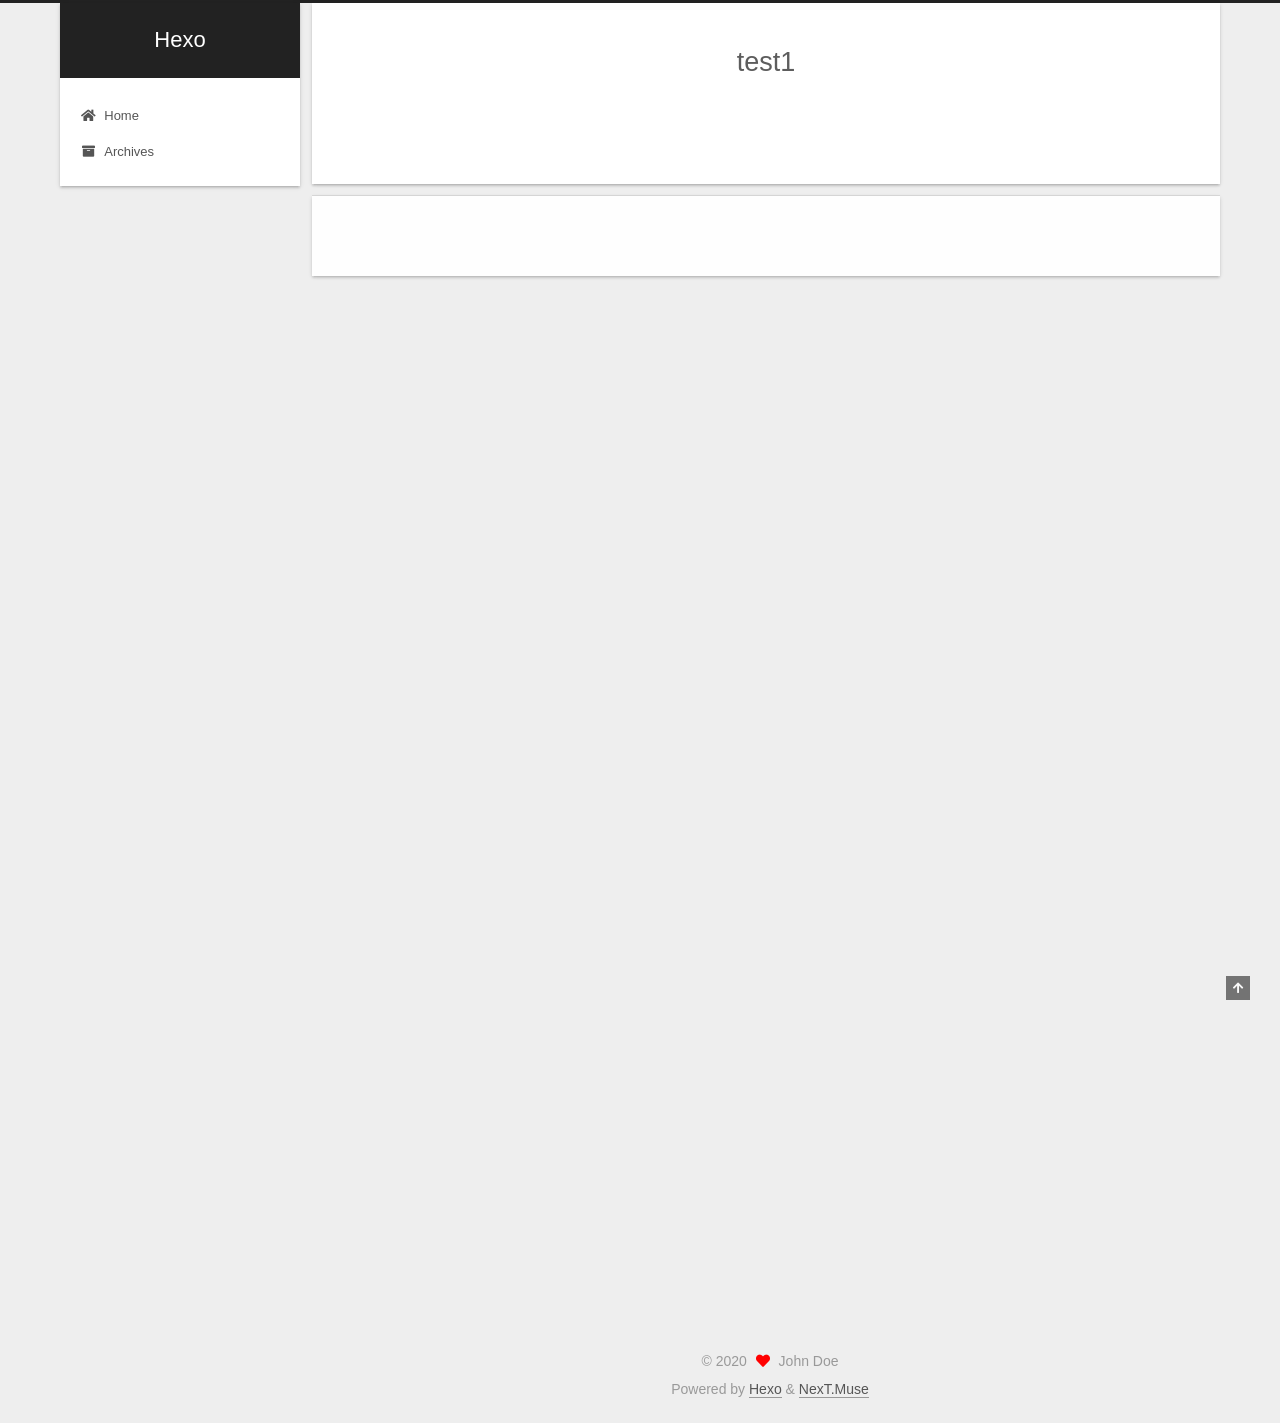
<file: test1/index.html>
<!DOCTYPE html>
<html lang="en">
<head>
  <meta charset="UTF-8">
<meta name="viewport" content="width=device-width, initial-scale=1, maximum-scale=2">
<meta name="theme-color" content="#222">
<meta name="generator" content="Hexo 5.2.0">
  <link rel="apple-touch-icon" sizes="180x180" href="/images/apple-touch-icon-next.png">
  <link rel="icon" type="image/png" sizes="32x32" href="/images/favicon-32x32-next.png">
  <link rel="icon" type="image/png" sizes="16x16" href="/images/favicon-16x16-next.png">
  <link rel="mask-icon" href="/images/logo.svg" color="#222">

<link rel="stylesheet" href="/css/main.css">


<link rel="stylesheet" href="/lib/font-awesome/css/all.min.css">

<script id="hexo-configurations">
    var NexT = window.NexT || {};
    var CONFIG = {"hostname":"example.com","root":"/","scheme":"Muse","version":"7.8.0","exturl":false,"sidebar":{"position":"left","display":"post","padding":18,"offset":12,"onmobile":false},"copycode":{"enable":false,"show_result":false,"style":null},"back2top":{"enable":true,"sidebar":false,"scrollpercent":false},"bookmark":{"enable":false,"color":"#222","save":"auto"},"fancybox":false,"mediumzoom":false,"lazyload":false,"pangu":false,"comments":{"style":"tabs","active":null,"storage":true,"lazyload":false,"nav":null},"algolia":{"hits":{"per_page":10},"labels":{"input_placeholder":"Search for Posts","hits_empty":"We didn't find any results for the search: ${query}","hits_stats":"${hits} results found in ${time} ms"}},"localsearch":{"enable":false,"trigger":"auto","top_n_per_article":1,"unescape":false,"preload":false},"motion":{"enable":true,"async":false,"transition":{"post_block":"fadeIn","post_header":"slideDownIn","post_body":"slideDownIn","coll_header":"slideLeftIn","sidebar":"slideUpIn"}}};
  </script>

  <meta property="og:type" content="website">
<meta property="og:title" content="test1">
<meta property="og:url" content="http://example.com/test1/index.html">
<meta property="og:site_name" content="Hexo">
<meta property="og:locale" content="en_US">
<meta property="article:published_time" content="2020-10-17T17:11:49.000Z">
<meta property="article:modified_time" content="2020-10-17T17:12:51.810Z">
<meta property="article:author" content="John Doe">
<meta name="twitter:card" content="summary">

<link rel="canonical" href="http://example.com/test1/">


<script id="page-configurations">
  // https://hexo.io/docs/variables.html
  CONFIG.page = {
    sidebar: "",
    isHome : false,
    isPost : false,
    lang   : 'en'
  };
</script>

  <title>test1 | Hexo
</title>
  






  <noscript>
  <style>
  .use-motion .brand,
  .use-motion .menu-item,
  .sidebar-inner,
  .use-motion .post-block,
  .use-motion .pagination,
  .use-motion .comments,
  .use-motion .post-header,
  .use-motion .post-body,
  .use-motion .collection-header { opacity: initial; }

  .use-motion .site-title,
  .use-motion .site-subtitle {
    opacity: initial;
    top: initial;
  }

  .use-motion .logo-line-before i { left: initial; }
  .use-motion .logo-line-after i { right: initial; }
  </style>
</noscript>

</head>

<body itemscope itemtype="http://schema.org/WebPage">
  <div class="container use-motion">
    <div class="headband"></div>

    <header class="header" itemscope itemtype="http://schema.org/WPHeader">
      <div class="header-inner"><div class="site-brand-container">
  <div class="site-nav-toggle">
    <div class="toggle" aria-label="Toggle navigation bar">
      <span class="toggle-line toggle-line-first"></span>
      <span class="toggle-line toggle-line-middle"></span>
      <span class="toggle-line toggle-line-last"></span>
    </div>
  </div>

  <div class="site-meta">

    <a href="/" class="brand" rel="start">
      <span class="logo-line-before"><i></i></span>
      <h1 class="site-title">Hexo</h1>
      <span class="logo-line-after"><i></i></span>
    </a>
  </div>

  <div class="site-nav-right">
    <div class="toggle popup-trigger">
    </div>
  </div>
</div>




<nav class="site-nav">
  <ul id="menu" class="main-menu menu">
        <li class="menu-item menu-item-home">

    <a href="/" rel="section"><i class="fa fa-home fa-fw"></i>Home</a>

  </li>
        <li class="menu-item menu-item-archives">

    <a href="/archives/" rel="section"><i class="fa fa-archive fa-fw"></i>Archives</a>

  </li>
  </ul>
</nav>




</div>
    </header>

    
  <div class="back-to-top">
    <i class="fa fa-arrow-up"></i>
    <span>0%</span>
  </div>


    <main class="main">
      <div class="main-inner">
        <div class="content-wrap">
          
  
  

          <div class="content page posts-expand">
            

    
    
    
    <div class="post-block" lang="en">
      <header class="post-header">

<h1 class="post-title" itemprop="name headline">test1
</h1>

<div class="post-meta">
  

</div>

</header>

      
      
      
      <div class="post-body">
          
      </div>
      
      
      
    </div>
    

    
    
    


          </div>
          
    
  <div class="comments">
    <div id="disqus_thread">
      <noscript>Please enable JavaScript to view the comments powered by Disqus.</noscript>
    </div>
  </div>
  

<script>
  window.addEventListener('tabs:register', () => {
    let { activeClass } = CONFIG.comments;
    if (CONFIG.comments.storage) {
      activeClass = localStorage.getItem('comments_active') || activeClass;
    }
    if (activeClass) {
      let activeTab = document.querySelector(`a[href="#comment-${activeClass}"]`);
      if (activeTab) {
        activeTab.click();
      }
    }
  });
  if (CONFIG.comments.storage) {
    window.addEventListener('tabs:click', event => {
      if (!event.target.matches('.tabs-comment .tab-content .tab-pane')) return;
      let commentClass = event.target.classList[1];
      localStorage.setItem('comments_active', commentClass);
    });
  }
</script>

        </div>
          
  
  <div class="toggle sidebar-toggle">
    <span class="toggle-line toggle-line-first"></span>
    <span class="toggle-line toggle-line-middle"></span>
    <span class="toggle-line toggle-line-last"></span>
  </div>

  <aside class="sidebar">
    <div class="sidebar-inner">

      <ul class="sidebar-nav motion-element">
        <li class="sidebar-nav-toc">
          Table of Contents
        </li>
        <li class="sidebar-nav-overview">
          Overview
        </li>
      </ul>

      <!--noindex-->
      <div class="post-toc-wrap sidebar-panel">
      </div>
      <!--/noindex-->

      <div class="site-overview-wrap sidebar-panel">
        <div class="site-author motion-element" itemprop="author" itemscope itemtype="http://schema.org/Person">
  <p class="site-author-name" itemprop="name">John Doe</p>
  <div class="site-description" itemprop="description"></div>
</div>
<div class="site-state-wrap motion-element">
  <nav class="site-state">
      <div class="site-state-item site-state-posts">
          <a href="/archives/">
        
          <span class="site-state-item-count">1</span>
          <span class="site-state-item-name">posts</span>
        </a>
      </div>
  </nav>
</div>
  <div class="links-of-author motion-element">
      <span class="links-of-author-item">
        <a href="https://github.com/jiushizheyang" title="GitHub → https:&#x2F;&#x2F;github.com&#x2F;jiushizheyang" rel="noopener" target="_blank"><i class="fab fa-github fa-fw"></i>GitHub</a>
      </span>
      <span class="links-of-author-item">
        <a href="/867191827@qq.com" title="E-Mail → 867191827@qq.com"><i class="fa fa-envelope fa-fw"></i>E-Mail</a>
      </span>
  </div>



      </div>

    </div>
  </aside>
  <div id="sidebar-dimmer"></div>


      </div>
    </main>

    <footer class="footer">
      <div class="footer-inner">
        

        

<div class="copyright">
  
  &copy; 
  <span itemprop="copyrightYear">2020</span>
  <span class="with-love">
    <i class="fa fa-heart"></i>
  </span>
  <span class="author" itemprop="copyrightHolder">John Doe</span>
</div>
  <div class="powered-by">Powered by <a href="https://hexo.io/" class="theme-link" rel="noopener" target="_blank">Hexo</a> & <a href="https://muse.theme-next.org/" class="theme-link" rel="noopener" target="_blank">NexT.Muse</a>
  </div>

        








      </div>
    </footer>
  </div>

  
  <script src="/lib/anime.min.js"></script>
  <script src="/lib/velocity/velocity.min.js"></script>
  <script src="/lib/velocity/velocity.ui.min.js"></script>

<script src="/js/utils.js"></script>

<script src="/js/motion.js"></script>


<script src="/js/schemes/muse.js"></script>


<script src="/js/next-boot.js"></script>




  















  

  

<script>
  function loadCount() {
    var d = document, s = d.createElement('script');
    s.src = 'https://comment.disqus.com/count.js';
    s.id = 'dsq-count-scr';
    (d.head || d.body).appendChild(s);
  }
  // defer loading until the whole page loading is completed
  window.addEventListener('load', loadCount, false);
</script>
<script>
  var disqus_config = function() {
    this.page.url = "http://example.com/test1/index.html";
    this.page.identifier = "test1/index.html";
    this.page.title = "test1";
    };
  NexT.utils.loadComments(document.querySelector('#disqus_thread'), () => {
    if (window.DISQUS) {
      DISQUS.reset({
        reload: true,
        config: disqus_config
      });
    } else {
      var d = document, s = d.createElement('script');
      s.src = 'https://comment.disqus.com/embed.js';
      s.setAttribute('data-timestamp', '' + +new Date());
      (d.head || d.body).appendChild(s);
    }
  });
</script>

</body>
</html>
</file>
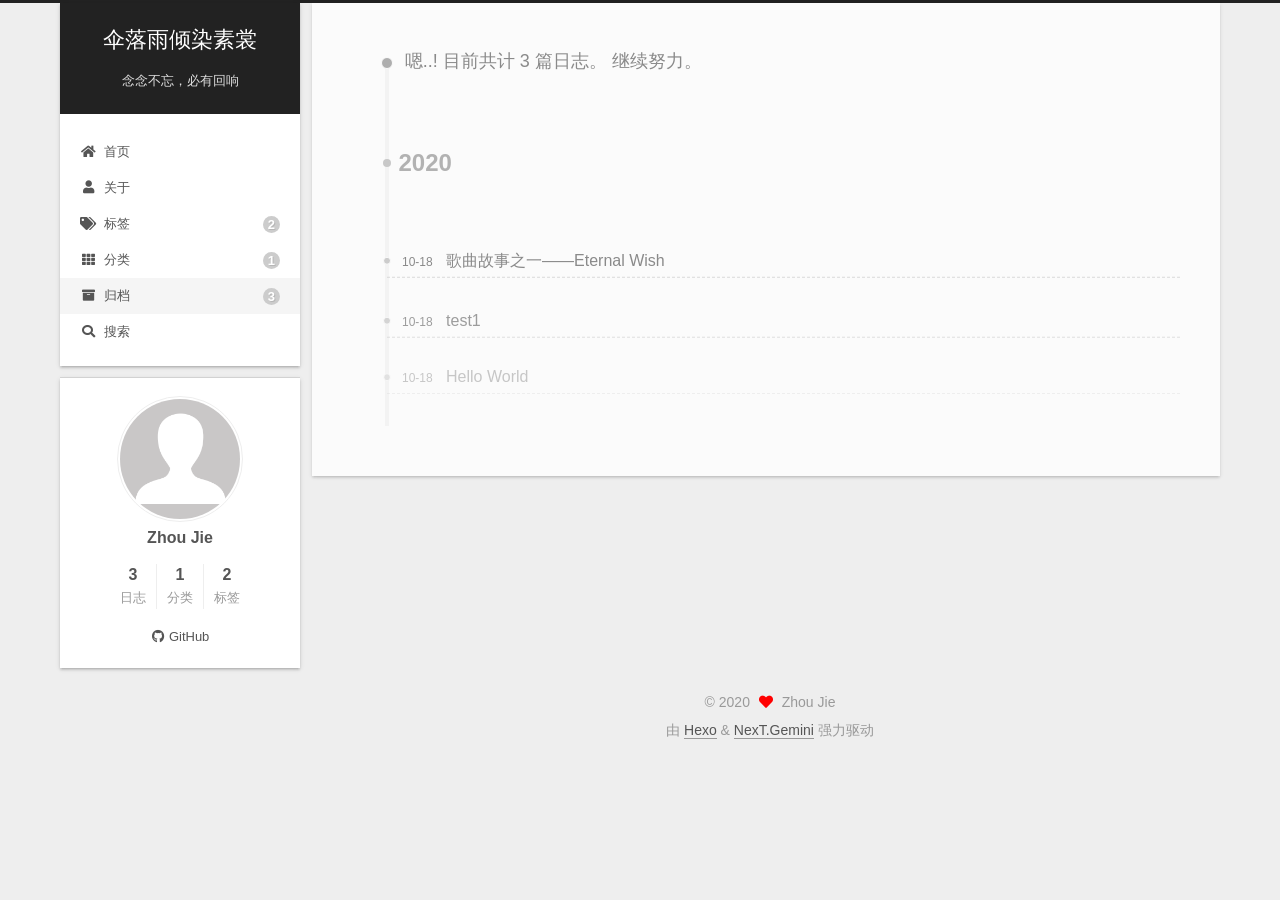
<file: archives/2020/index.html>
<!DOCTYPE html>
<html lang="zh-CN">
<head>
  <meta charset="UTF-8">
<meta name="viewport" content="width=device-width, initial-scale=1, maximum-scale=2">
<meta name="theme-color" content="#222">
<meta name="generator" content="Hexo 5.2.0">
  <link rel="apple-touch-icon" sizes="180x180" href="/images/apple-touch-icon-next.png">
  <link rel="icon" type="image/png" sizes="32x32" href="/images/favicon-32x32-next.png">
  <link rel="icon" type="image/png" sizes="16x16" href="/images/favicon-16x16-next.png">
  <link rel="mask-icon" href="/images/logo.svg" color="#222">

<link rel="stylesheet" href="/css/main.css">


<link rel="stylesheet" href="/lib/font-awesome/css/all.min.css">

<script id="hexo-configurations">
    var NexT = window.NexT || {};
    var CONFIG = {"hostname":"example.com","root":"/","scheme":"Gemini","version":"7.8.0","exturl":false,"sidebar":{"position":"left","display":"post","padding":18,"offset":12,"onmobile":false},"copycode":{"enable":false,"show_result":false,"style":null},"back2top":{"enable":true,"sidebar":false,"scrollpercent":false},"bookmark":{"enable":false,"color":"#222","save":"auto"},"fancybox":false,"mediumzoom":false,"lazyload":false,"pangu":false,"comments":{"style":"tabs","active":null,"storage":true,"lazyload":false,"nav":null},"algolia":{"hits":{"per_page":10},"labels":{"input_placeholder":"Search for Posts","hits_empty":"We didn't find any results for the search: ${query}","hits_stats":"${hits} results found in ${time} ms"}},"localsearch":{"enable":true,"trigger":"auto","top_n_per_article":-1,"unescape":false,"preload":false},"motion":{"enable":true,"async":false,"transition":{"post_block":"fadeIn","post_header":"slideDownIn","post_body":"slideDownIn","coll_header":"slideLeftIn","sidebar":"slideUpIn"}},"path":"search.xml"};
  </script>

  <meta property="og:type" content="website">
<meta property="og:title" content="伞落雨倾染素裳">
<meta property="og:url" content="http://example.com/archives/2020/index.html">
<meta property="og:site_name" content="伞落雨倾染素裳">
<meta property="og:locale" content="zh_CN">
<meta property="article:author" content="Zhou Jie">
<meta name="twitter:card" content="summary">

<link rel="canonical" href="http://example.com/archives/2020/">


<script id="page-configurations">
  // https://hexo.io/docs/variables.html
  CONFIG.page = {
    sidebar: "",
    isHome : false,
    isPost : false,
    lang   : 'zh-CN'
  };
</script>

  <title>归档 | 伞落雨倾染素裳</title>
  






  <noscript>
  <style>
  .use-motion .brand,
  .use-motion .menu-item,
  .sidebar-inner,
  .use-motion .post-block,
  .use-motion .pagination,
  .use-motion .comments,
  .use-motion .post-header,
  .use-motion .post-body,
  .use-motion .collection-header { opacity: initial; }

  .use-motion .site-title,
  .use-motion .site-subtitle {
    opacity: initial;
    top: initial;
  }

  .use-motion .logo-line-before i { left: initial; }
  .use-motion .logo-line-after i { right: initial; }
  </style>
</noscript>

<link rel="alternate" href="/atom.xml" title="伞落雨倾染素裳" type="application/atom+xml">
</head>

<body itemscope itemtype="http://schema.org/WebPage">
  <div class="container use-motion">
    <div class="headband"></div>

    <header class="header" itemscope itemtype="http://schema.org/WPHeader">
      <div class="header-inner"><div class="site-brand-container">
  <div class="site-nav-toggle">
    <div class="toggle" aria-label="切换导航栏">
      <span class="toggle-line toggle-line-first"></span>
      <span class="toggle-line toggle-line-middle"></span>
      <span class="toggle-line toggle-line-last"></span>
    </div>
  </div>

  <div class="site-meta">

    <a href="/" class="brand" rel="start">
      <span class="logo-line-before"><i></i></span>
      <h1 class="site-title">伞落雨倾染素裳</h1>
      <span class="logo-line-after"><i></i></span>
    </a>
      <p class="site-subtitle" itemprop="description">念念不忘，必有回响</p>
  </div>

  <div class="site-nav-right">
    <div class="toggle popup-trigger">
        <i class="fa fa-search fa-fw fa-lg"></i>
    </div>
  </div>
</div>




<nav class="site-nav">
  <ul id="menu" class="main-menu menu">
        <li class="menu-item menu-item-home">

    <a href="/" rel="section"><i class="fa fa-home fa-fw"></i>首页</a>

  </li>
        <li class="menu-item menu-item-about">

    <a href="/about/" rel="section"><i class="fa fa-user fa-fw"></i>关于</a>

  </li>
        <li class="menu-item menu-item-tags">

    <a href="/tags/" rel="section"><i class="fa fa-tags fa-fw"></i>标签<span class="badge">2</span></a>

  </li>
        <li class="menu-item menu-item-categories">

    <a href="/categories/" rel="section"><i class="fa fa-th fa-fw"></i>分类<span class="badge">1</span></a>

  </li>
        <li class="menu-item menu-item-archives">

    <a href="/archives/" rel="section"><i class="fa fa-archive fa-fw"></i>归档<span class="badge">3</span></a>

  </li>
      <li class="menu-item menu-item-search">
        <a role="button" class="popup-trigger"><i class="fa fa-search fa-fw"></i>搜索
        </a>
      </li>
  </ul>
</nav>



  <div class="search-pop-overlay">
    <div class="popup search-popup">
        <div class="search-header">
  <span class="search-icon">
    <i class="fa fa-search"></i>
  </span>
  <div class="search-input-container">
    <input autocomplete="off" autocapitalize="off"
           placeholder="搜索..." spellcheck="false"
           type="search" class="search-input">
  </div>
  <span class="popup-btn-close">
    <i class="fa fa-times-circle"></i>
  </span>
</div>
<div id="search-result">
  <div id="no-result">
    <i class="fa fa-spinner fa-pulse fa-5x fa-fw"></i>
  </div>
</div>

    </div>
  </div>

</div>
    </header>

    
  <div class="back-to-top">
    <i class="fa fa-arrow-up"></i>
    <span>0%</span>
  </div>


    <main class="main">
      <div class="main-inner">
        <div class="content-wrap">
          

          <div class="content archive">
            

  
  
  
  <div class="post-block">
    <div class="posts-collapse">
      <div class="collection-title">
        <span class="collection-header">嗯..! 目前共计 3 篇日志。 继续努力。</span>
      </div>

      
    <div class="collection-year">
      <span class="collection-header">2020</span>
    </div>

  <article itemscope itemtype="http://schema.org/Article">
    <header class="post-header">

      <div class="post-meta">
        <time itemprop="dateCreated"
              datetime="2020-10-18T10:41:00+08:00"
              content="2020-10-18">
          10-18
        </time>
      </div>

      <div class="post-title">
          <a class="post-title-link" href="/2020/10/18/Wish/" itemprop="url">
            <span itemprop="name">歌曲故事之一——Eternal Wish</span>
          </a>
      </div>

    </header>
  </article>

  <article itemscope itemtype="http://schema.org/Article">
    <header class="post-header">

      <div class="post-meta">
        <time itemprop="dateCreated"
              datetime="2020-10-18T01:25:51+08:00"
              content="2020-10-18">
          10-18
        </time>
      </div>

      <div class="post-title">
          <a class="post-title-link" href="/2020/10/18/test1/" itemprop="url">
            <span itemprop="name">test1</span>
          </a>
      </div>

    </header>
  </article>

  <article itemscope itemtype="http://schema.org/Article">
    <header class="post-header">

      <div class="post-meta">
        <time itemprop="dateCreated"
              datetime="2020-10-18T00:19:51+08:00"
              content="2020-10-18">
          10-18
        </time>
      </div>

      <div class="post-title">
          <a class="post-title-link" href="/2020/10/18/hello-world/" itemprop="url">
            <span itemprop="name">Hello World</span>
          </a>
      </div>

    </header>
  </article>


    </div>
  </div>
  
  
  

  



          </div>
          

<script>
  window.addEventListener('tabs:register', () => {
    let { activeClass } = CONFIG.comments;
    if (CONFIG.comments.storage) {
      activeClass = localStorage.getItem('comments_active') || activeClass;
    }
    if (activeClass) {
      let activeTab = document.querySelector(`a[href="#comment-${activeClass}"]`);
      if (activeTab) {
        activeTab.click();
      }
    }
  });
  if (CONFIG.comments.storage) {
    window.addEventListener('tabs:click', event => {
      if (!event.target.matches('.tabs-comment .tab-content .tab-pane')) return;
      let commentClass = event.target.classList[1];
      localStorage.setItem('comments_active', commentClass);
    });
  }
</script>

        </div>
          
  
  <div class="toggle sidebar-toggle">
    <span class="toggle-line toggle-line-first"></span>
    <span class="toggle-line toggle-line-middle"></span>
    <span class="toggle-line toggle-line-last"></span>
  </div>

  <aside class="sidebar">
    <div class="sidebar-inner">

      <ul class="sidebar-nav motion-element">
        <li class="sidebar-nav-toc">
          文章目录
        </li>
        <li class="sidebar-nav-overview">
          站点概览
        </li>
      </ul>

      <!--noindex-->
      <div class="post-toc-wrap sidebar-panel">
      </div>
      <!--/noindex-->

      <div class="site-overview-wrap sidebar-panel">
        <div class="site-author motion-element" itemprop="author" itemscope itemtype="http://schema.org/Person">
    <img class="site-author-image" itemprop="image" alt="Zhou Jie"
      src="/images/avatar.gif">
  <p class="site-author-name" itemprop="name">Zhou Jie</p>
  <div class="site-description" itemprop="description"></div>
</div>
<div class="site-state-wrap motion-element">
  <nav class="site-state">
      <div class="site-state-item site-state-posts">
          <a href="/archives/">
        
          <span class="site-state-item-count">3</span>
          <span class="site-state-item-name">日志</span>
        </a>
      </div>
      <div class="site-state-item site-state-categories">
            <a href="/categories/">
          
        <span class="site-state-item-count">1</span>
        <span class="site-state-item-name">分类</span></a>
      </div>
      <div class="site-state-item site-state-tags">
            <a href="/tags/">
          
        <span class="site-state-item-count">2</span>
        <span class="site-state-item-name">标签</span></a>
      </div>
  </nav>
</div>
  <div class="links-of-author motion-element">
      <span class="links-of-author-item">
        <a href="https://github.com/jiushizheyang" title="GitHub → https:&#x2F;&#x2F;github.com&#x2F;jiushizheyang" rel="noopener" target="_blank"><i class="fab fa-github fa-fw"></i>GitHub</a>
      </span>
  </div>



      </div>

    </div>
  </aside>
  <div id="sidebar-dimmer"></div>


      </div>
    </main>

    <footer class="footer">
      <div class="footer-inner">
        

        

<div class="copyright">
  
  &copy; 
  <span itemprop="copyrightYear">2020</span>
  <span class="with-love">
    <i class="fa fa-heart"></i>
  </span>
  <span class="author" itemprop="copyrightHolder">Zhou Jie</span>
</div>
  <div class="powered-by">由 <a href="https://hexo.io/" class="theme-link" rel="noopener" target="_blank">Hexo</a> & <a href="https://theme-next.org/" class="theme-link" rel="noopener" target="_blank">NexT.Gemini</a> 强力驱动
  </div>

        








      </div>
    </footer>
  </div>

  
  <script src="/lib/anime.min.js"></script>
  <script src="/lib/velocity/velocity.min.js"></script>
  <script src="/lib/velocity/velocity.ui.min.js"></script>

<script src="/js/utils.js"></script>

<script src="/js/motion.js"></script>


<script src="/js/schemes/pisces.js"></script>


<script src="/js/next-boot.js"></script>




  




  
<script src="/js/local-search.js"></script>













  

  

<script>
  function loadCount() {
    var d = document, s = d.createElement('script');
    s.src = 'https://comment.disqus.com/count.js';
    s.id = 'dsq-count-scr';
    (d.head || d.body).appendChild(s);
  }
  // defer loading until the whole page loading is completed
  window.addEventListener('load', loadCount, false);
</script>

</body>
</html>
</file>
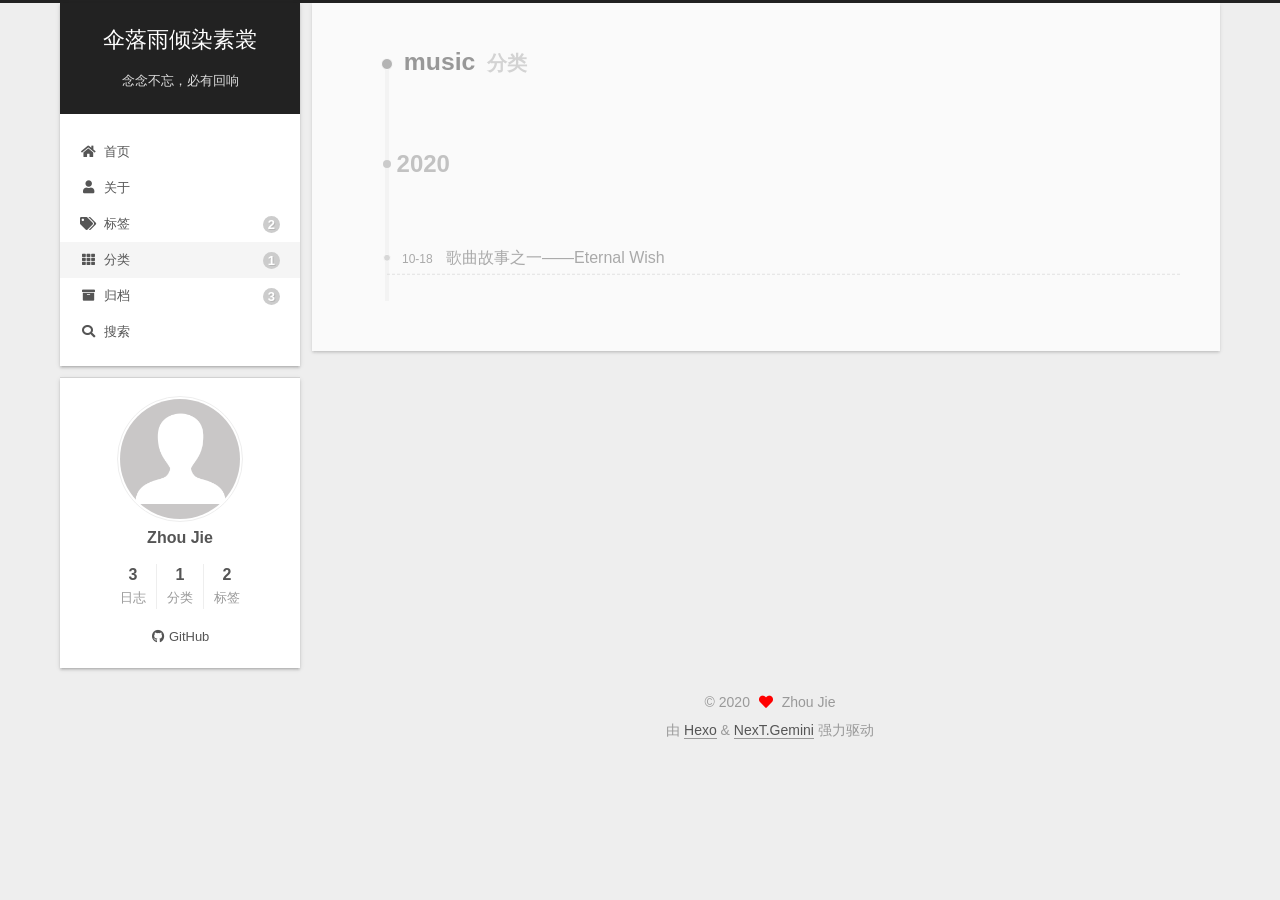
<file: categories/music/index.html>
<!DOCTYPE html>
<html lang="zh-CN">
<head>
  <meta charset="UTF-8">
<meta name="viewport" content="width=device-width, initial-scale=1, maximum-scale=2">
<meta name="theme-color" content="#222">
<meta name="generator" content="Hexo 5.2.0">
  <link rel="apple-touch-icon" sizes="180x180" href="/images/apple-touch-icon-next.png">
  <link rel="icon" type="image/png" sizes="32x32" href="/images/favicon-32x32-next.png">
  <link rel="icon" type="image/png" sizes="16x16" href="/images/favicon-16x16-next.png">
  <link rel="mask-icon" href="/images/logo.svg" color="#222">

<link rel="stylesheet" href="/css/main.css">


<link rel="stylesheet" href="/lib/font-awesome/css/all.min.css">

<script id="hexo-configurations">
    var NexT = window.NexT || {};
    var CONFIG = {"hostname":"example.com","root":"/","scheme":"Gemini","version":"7.8.0","exturl":false,"sidebar":{"position":"left","display":"post","padding":18,"offset":12,"onmobile":false},"copycode":{"enable":false,"show_result":false,"style":null},"back2top":{"enable":true,"sidebar":false,"scrollpercent":false},"bookmark":{"enable":false,"color":"#222","save":"auto"},"fancybox":false,"mediumzoom":false,"lazyload":false,"pangu":false,"comments":{"style":"tabs","active":null,"storage":true,"lazyload":false,"nav":null},"algolia":{"hits":{"per_page":10},"labels":{"input_placeholder":"Search for Posts","hits_empty":"We didn't find any results for the search: ${query}","hits_stats":"${hits} results found in ${time} ms"}},"localsearch":{"enable":true,"trigger":"auto","top_n_per_article":-1,"unescape":false,"preload":false},"motion":{"enable":true,"async":false,"transition":{"post_block":"fadeIn","post_header":"slideDownIn","post_body":"slideDownIn","coll_header":"slideLeftIn","sidebar":"slideUpIn"}},"path":"search.xml"};
  </script>

  <meta property="og:type" content="website">
<meta property="og:title" content="伞落雨倾染素裳">
<meta property="og:url" content="http://example.com/categories/music/index.html">
<meta property="og:site_name" content="伞落雨倾染素裳">
<meta property="og:locale" content="zh_CN">
<meta property="article:author" content="Zhou Jie">
<meta name="twitter:card" content="summary">

<link rel="canonical" href="http://example.com/categories/music/">


<script id="page-configurations">
  // https://hexo.io/docs/variables.html
  CONFIG.page = {
    sidebar: "",
    isHome : false,
    isPost : false,
    lang   : 'zh-CN'
  };
</script>

  <title>分类: music | 伞落雨倾染素裳</title>
  






  <noscript>
  <style>
  .use-motion .brand,
  .use-motion .menu-item,
  .sidebar-inner,
  .use-motion .post-block,
  .use-motion .pagination,
  .use-motion .comments,
  .use-motion .post-header,
  .use-motion .post-body,
  .use-motion .collection-header { opacity: initial; }

  .use-motion .site-title,
  .use-motion .site-subtitle {
    opacity: initial;
    top: initial;
  }

  .use-motion .logo-line-before i { left: initial; }
  .use-motion .logo-line-after i { right: initial; }
  </style>
</noscript>

<link rel="alternate" href="/atom.xml" title="伞落雨倾染素裳" type="application/atom+xml">
</head>

<body itemscope itemtype="http://schema.org/WebPage">
  <div class="container use-motion">
    <div class="headband"></div>

    <header class="header" itemscope itemtype="http://schema.org/WPHeader">
      <div class="header-inner"><div class="site-brand-container">
  <div class="site-nav-toggle">
    <div class="toggle" aria-label="切换导航栏">
      <span class="toggle-line toggle-line-first"></span>
      <span class="toggle-line toggle-line-middle"></span>
      <span class="toggle-line toggle-line-last"></span>
    </div>
  </div>

  <div class="site-meta">

    <a href="/" class="brand" rel="start">
      <span class="logo-line-before"><i></i></span>
      <h1 class="site-title">伞落雨倾染素裳</h1>
      <span class="logo-line-after"><i></i></span>
    </a>
      <p class="site-subtitle" itemprop="description">念念不忘，必有回响</p>
  </div>

  <div class="site-nav-right">
    <div class="toggle popup-trigger">
        <i class="fa fa-search fa-fw fa-lg"></i>
    </div>
  </div>
</div>




<nav class="site-nav">
  <ul id="menu" class="main-menu menu">
        <li class="menu-item menu-item-home">

    <a href="/" rel="section"><i class="fa fa-home fa-fw"></i>首页</a>

  </li>
        <li class="menu-item menu-item-about">

    <a href="/about/" rel="section"><i class="fa fa-user fa-fw"></i>关于</a>

  </li>
        <li class="menu-item menu-item-tags">

    <a href="/tags/" rel="section"><i class="fa fa-tags fa-fw"></i>标签<span class="badge">2</span></a>

  </li>
        <li class="menu-item menu-item-categories">

    <a href="/categories/" rel="section"><i class="fa fa-th fa-fw"></i>分类<span class="badge">1</span></a>

  </li>
        <li class="menu-item menu-item-archives">

    <a href="/archives/" rel="section"><i class="fa fa-archive fa-fw"></i>归档<span class="badge">3</span></a>

  </li>
      <li class="menu-item menu-item-search">
        <a role="button" class="popup-trigger"><i class="fa fa-search fa-fw"></i>搜索
        </a>
      </li>
  </ul>
</nav>



  <div class="search-pop-overlay">
    <div class="popup search-popup">
        <div class="search-header">
  <span class="search-icon">
    <i class="fa fa-search"></i>
  </span>
  <div class="search-input-container">
    <input autocomplete="off" autocapitalize="off"
           placeholder="搜索..." spellcheck="false"
           type="search" class="search-input">
  </div>
  <span class="popup-btn-close">
    <i class="fa fa-times-circle"></i>
  </span>
</div>
<div id="search-result">
  <div id="no-result">
    <i class="fa fa-spinner fa-pulse fa-5x fa-fw"></i>
  </div>
</div>

    </div>
  </div>

</div>
    </header>

    
  <div class="back-to-top">
    <i class="fa fa-arrow-up"></i>
    <span>0%</span>
  </div>


    <main class="main">
      <div class="main-inner">
        <div class="content-wrap">
          

          <div class="content category">
            

  
  
  
  <div class="post-block">
    <div class="posts-collapse">
      <div class="collection-title">
        <h2 class="collection-header">music
          <small>分类</small>
        </h2>
      </div>

      
    <div class="collection-year">
      <span class="collection-header">2020</span>
    </div>

  <article itemscope itemtype="http://schema.org/Article">
    <header class="post-header">

      <div class="post-meta">
        <time itemprop="dateCreated"
              datetime="2020-10-18T10:41:00+08:00"
              content="2020-10-18">
          10-18
        </time>
      </div>

      <div class="post-title">
          <a class="post-title-link" href="/2020/10/18/Wish/" itemprop="url">
            <span itemprop="name">歌曲故事之一——Eternal Wish</span>
          </a>
      </div>

    </header>
  </article>

    </div>
  </div>
  
  
  

  



          </div>
          

<script>
  window.addEventListener('tabs:register', () => {
    let { activeClass } = CONFIG.comments;
    if (CONFIG.comments.storage) {
      activeClass = localStorage.getItem('comments_active') || activeClass;
    }
    if (activeClass) {
      let activeTab = document.querySelector(`a[href="#comment-${activeClass}"]`);
      if (activeTab) {
        activeTab.click();
      }
    }
  });
  if (CONFIG.comments.storage) {
    window.addEventListener('tabs:click', event => {
      if (!event.target.matches('.tabs-comment .tab-content .tab-pane')) return;
      let commentClass = event.target.classList[1];
      localStorage.setItem('comments_active', commentClass);
    });
  }
</script>

        </div>
          
  
  <div class="toggle sidebar-toggle">
    <span class="toggle-line toggle-line-first"></span>
    <span class="toggle-line toggle-line-middle"></span>
    <span class="toggle-line toggle-line-last"></span>
  </div>

  <aside class="sidebar">
    <div class="sidebar-inner">

      <ul class="sidebar-nav motion-element">
        <li class="sidebar-nav-toc">
          文章目录
        </li>
        <li class="sidebar-nav-overview">
          站点概览
        </li>
      </ul>

      <!--noindex-->
      <div class="post-toc-wrap sidebar-panel">
      </div>
      <!--/noindex-->

      <div class="site-overview-wrap sidebar-panel">
        <div class="site-author motion-element" itemprop="author" itemscope itemtype="http://schema.org/Person">
    <img class="site-author-image" itemprop="image" alt="Zhou Jie"
      src="/images/avatar.gif">
  <p class="site-author-name" itemprop="name">Zhou Jie</p>
  <div class="site-description" itemprop="description"></div>
</div>
<div class="site-state-wrap motion-element">
  <nav class="site-state">
      <div class="site-state-item site-state-posts">
          <a href="/archives/">
        
          <span class="site-state-item-count">3</span>
          <span class="site-state-item-name">日志</span>
        </a>
      </div>
      <div class="site-state-item site-state-categories">
            <a href="/categories/">
          
        <span class="site-state-item-count">1</span>
        <span class="site-state-item-name">分类</span></a>
      </div>
      <div class="site-state-item site-state-tags">
            <a href="/tags/">
          
        <span class="site-state-item-count">2</span>
        <span class="site-state-item-name">标签</span></a>
      </div>
  </nav>
</div>
  <div class="links-of-author motion-element">
      <span class="links-of-author-item">
        <a href="https://github.com/jiushizheyang" title="GitHub → https:&#x2F;&#x2F;github.com&#x2F;jiushizheyang" rel="noopener" target="_blank"><i class="fab fa-github fa-fw"></i>GitHub</a>
      </span>
  </div>



      </div>

    </div>
  </aside>
  <div id="sidebar-dimmer"></div>


      </div>
    </main>

    <footer class="footer">
      <div class="footer-inner">
        

        

<div class="copyright">
  
  &copy; 
  <span itemprop="copyrightYear">2020</span>
  <span class="with-love">
    <i class="fa fa-heart"></i>
  </span>
  <span class="author" itemprop="copyrightHolder">Zhou Jie</span>
</div>
  <div class="powered-by">由 <a href="https://hexo.io/" class="theme-link" rel="noopener" target="_blank">Hexo</a> & <a href="https://theme-next.org/" class="theme-link" rel="noopener" target="_blank">NexT.Gemini</a> 强力驱动
  </div>

        








      </div>
    </footer>
  </div>

  
  <script src="/lib/anime.min.js"></script>
  <script src="/lib/velocity/velocity.min.js"></script>
  <script src="/lib/velocity/velocity.ui.min.js"></script>

<script src="/js/utils.js"></script>

<script src="/js/motion.js"></script>


<script src="/js/schemes/pisces.js"></script>


<script src="/js/next-boot.js"></script>




  




  
<script src="/js/local-search.js"></script>













  

  

<script>
  function loadCount() {
    var d = document, s = d.createElement('script');
    s.src = 'https://comment.disqus.com/count.js';
    s.id = 'dsq-count-scr';
    (d.head || d.body).appendChild(s);
  }
  // defer loading until the whole page loading is completed
  window.addEventListener('load', loadCount, false);
</script>

</body>
</html>
</file>
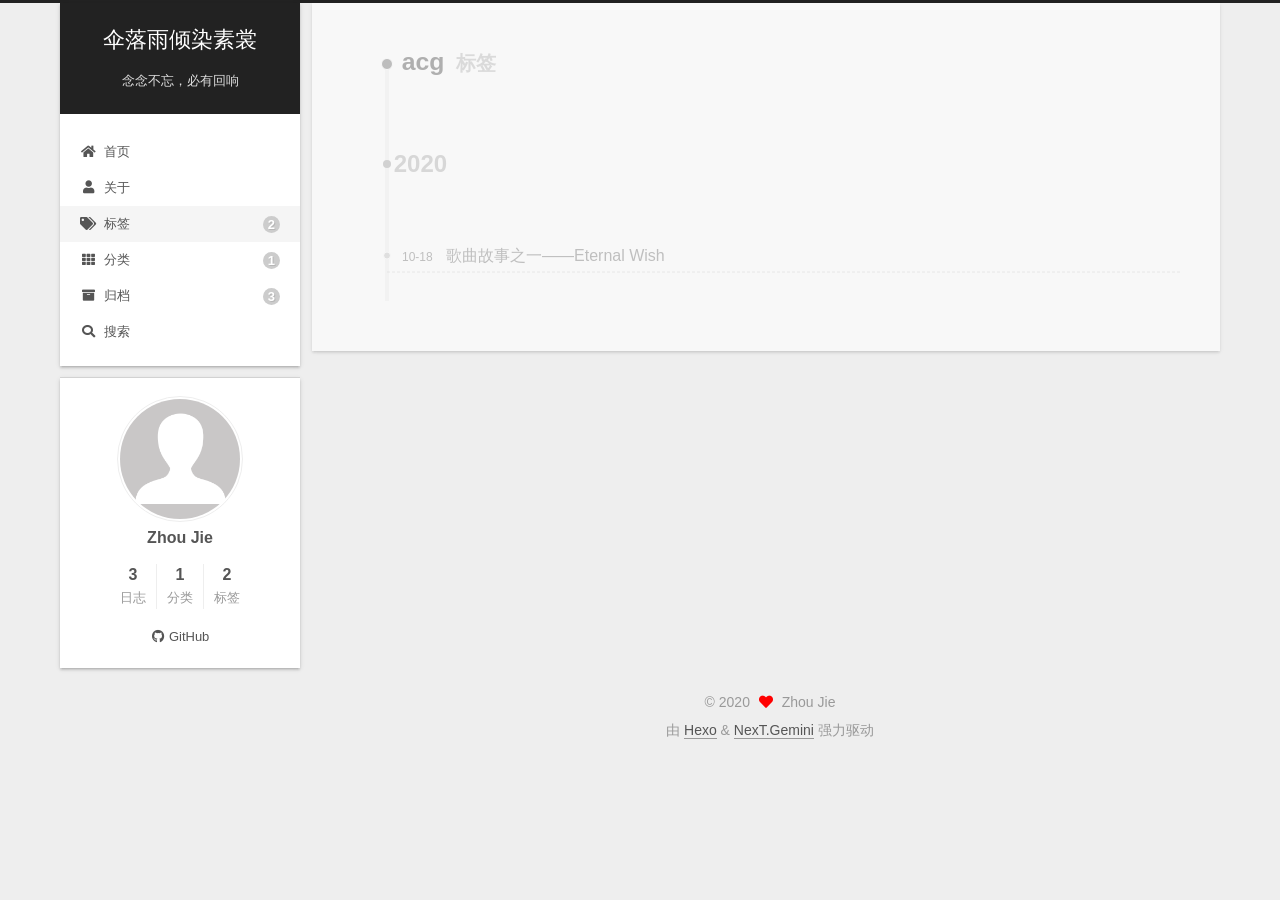
<file: tags/acg/index.html>
<!DOCTYPE html>
<html lang="zh-CN">
<head>
  <meta charset="UTF-8">
<meta name="viewport" content="width=device-width, initial-scale=1, maximum-scale=2">
<meta name="theme-color" content="#222">
<meta name="generator" content="Hexo 5.2.0">
  <link rel="apple-touch-icon" sizes="180x180" href="/images/apple-touch-icon-next.png">
  <link rel="icon" type="image/png" sizes="32x32" href="/images/favicon-32x32-next.png">
  <link rel="icon" type="image/png" sizes="16x16" href="/images/favicon-16x16-next.png">
  <link rel="mask-icon" href="/images/logo.svg" color="#222">

<link rel="stylesheet" href="/css/main.css">


<link rel="stylesheet" href="/lib/font-awesome/css/all.min.css">

<script id="hexo-configurations">
    var NexT = window.NexT || {};
    var CONFIG = {"hostname":"example.com","root":"/","scheme":"Gemini","version":"7.8.0","exturl":false,"sidebar":{"position":"left","display":"post","padding":18,"offset":12,"onmobile":false},"copycode":{"enable":false,"show_result":false,"style":null},"back2top":{"enable":true,"sidebar":false,"scrollpercent":false},"bookmark":{"enable":false,"color":"#222","save":"auto"},"fancybox":false,"mediumzoom":false,"lazyload":false,"pangu":false,"comments":{"style":"tabs","active":null,"storage":true,"lazyload":false,"nav":null},"algolia":{"hits":{"per_page":10},"labels":{"input_placeholder":"Search for Posts","hits_empty":"We didn't find any results for the search: ${query}","hits_stats":"${hits} results found in ${time} ms"}},"localsearch":{"enable":true,"trigger":"auto","top_n_per_article":-1,"unescape":false,"preload":false},"motion":{"enable":true,"async":false,"transition":{"post_block":"fadeIn","post_header":"slideDownIn","post_body":"slideDownIn","coll_header":"slideLeftIn","sidebar":"slideUpIn"}},"path":"search.xml"};
  </script>

  <meta property="og:type" content="website">
<meta property="og:title" content="伞落雨倾染素裳">
<meta property="og:url" content="http://example.com/tags/acg/index.html">
<meta property="og:site_name" content="伞落雨倾染素裳">
<meta property="og:locale" content="zh_CN">
<meta property="article:author" content="Zhou Jie">
<meta name="twitter:card" content="summary">

<link rel="canonical" href="http://example.com/tags/acg/">


<script id="page-configurations">
  // https://hexo.io/docs/variables.html
  CONFIG.page = {
    sidebar: "",
    isHome : false,
    isPost : false,
    lang   : 'zh-CN'
  };
</script>

  <title>标签: acg | 伞落雨倾染素裳</title>
  






  <noscript>
  <style>
  .use-motion .brand,
  .use-motion .menu-item,
  .sidebar-inner,
  .use-motion .post-block,
  .use-motion .pagination,
  .use-motion .comments,
  .use-motion .post-header,
  .use-motion .post-body,
  .use-motion .collection-header { opacity: initial; }

  .use-motion .site-title,
  .use-motion .site-subtitle {
    opacity: initial;
    top: initial;
  }

  .use-motion .logo-line-before i { left: initial; }
  .use-motion .logo-line-after i { right: initial; }
  </style>
</noscript>

<link rel="alternate" href="/atom.xml" title="伞落雨倾染素裳" type="application/atom+xml">
</head>

<body itemscope itemtype="http://schema.org/WebPage">
  <div class="container use-motion">
    <div class="headband"></div>

    <header class="header" itemscope itemtype="http://schema.org/WPHeader">
      <div class="header-inner"><div class="site-brand-container">
  <div class="site-nav-toggle">
    <div class="toggle" aria-label="切换导航栏">
      <span class="toggle-line toggle-line-first"></span>
      <span class="toggle-line toggle-line-middle"></span>
      <span class="toggle-line toggle-line-last"></span>
    </div>
  </div>

  <div class="site-meta">

    <a href="/" class="brand" rel="start">
      <span class="logo-line-before"><i></i></span>
      <h1 class="site-title">伞落雨倾染素裳</h1>
      <span class="logo-line-after"><i></i></span>
    </a>
      <p class="site-subtitle" itemprop="description">念念不忘，必有回响</p>
  </div>

  <div class="site-nav-right">
    <div class="toggle popup-trigger">
        <i class="fa fa-search fa-fw fa-lg"></i>
    </div>
  </div>
</div>




<nav class="site-nav">
  <ul id="menu" class="main-menu menu">
        <li class="menu-item menu-item-home">

    <a href="/" rel="section"><i class="fa fa-home fa-fw"></i>首页</a>

  </li>
        <li class="menu-item menu-item-about">

    <a href="/about/" rel="section"><i class="fa fa-user fa-fw"></i>关于</a>

  </li>
        <li class="menu-item menu-item-tags">

    <a href="/tags/" rel="section"><i class="fa fa-tags fa-fw"></i>标签<span class="badge">2</span></a>

  </li>
        <li class="menu-item menu-item-categories">

    <a href="/categories/" rel="section"><i class="fa fa-th fa-fw"></i>分类<span class="badge">1</span></a>

  </li>
        <li class="menu-item menu-item-archives">

    <a href="/archives/" rel="section"><i class="fa fa-archive fa-fw"></i>归档<span class="badge">3</span></a>

  </li>
      <li class="menu-item menu-item-search">
        <a role="button" class="popup-trigger"><i class="fa fa-search fa-fw"></i>搜索
        </a>
      </li>
  </ul>
</nav>



  <div class="search-pop-overlay">
    <div class="popup search-popup">
        <div class="search-header">
  <span class="search-icon">
    <i class="fa fa-search"></i>
  </span>
  <div class="search-input-container">
    <input autocomplete="off" autocapitalize="off"
           placeholder="搜索..." spellcheck="false"
           type="search" class="search-input">
  </div>
  <span class="popup-btn-close">
    <i class="fa fa-times-circle"></i>
  </span>
</div>
<div id="search-result">
  <div id="no-result">
    <i class="fa fa-spinner fa-pulse fa-5x fa-fw"></i>
  </div>
</div>

    </div>
  </div>

</div>
    </header>

    
  <div class="back-to-top">
    <i class="fa fa-arrow-up"></i>
    <span>0%</span>
  </div>


    <main class="main">
      <div class="main-inner">
        <div class="content-wrap">
          

          <div class="content tag">
            

  
  
  
  <div class="post-block">
    <div class="posts-collapse">
      <div class="collection-title">
        <h2 class="collection-header">acg
          <small>标签</small>
        </h2>
      </div>

      
    <div class="collection-year">
      <span class="collection-header">2020</span>
    </div>

  <article itemscope itemtype="http://schema.org/Article">
    <header class="post-header">

      <div class="post-meta">
        <time itemprop="dateCreated"
              datetime="2020-10-18T10:41:00+08:00"
              content="2020-10-18">
          10-18
        </time>
      </div>

      <div class="post-title">
          <a class="post-title-link" href="/2020/10/18/Wish/" itemprop="url">
            <span itemprop="name">歌曲故事之一——Eternal Wish</span>
          </a>
      </div>

    </header>
  </article>

    </div>
  </div>
  
  
  

  



          </div>
          

<script>
  window.addEventListener('tabs:register', () => {
    let { activeClass } = CONFIG.comments;
    if (CONFIG.comments.storage) {
      activeClass = localStorage.getItem('comments_active') || activeClass;
    }
    if (activeClass) {
      let activeTab = document.querySelector(`a[href="#comment-${activeClass}"]`);
      if (activeTab) {
        activeTab.click();
      }
    }
  });
  if (CONFIG.comments.storage) {
    window.addEventListener('tabs:click', event => {
      if (!event.target.matches('.tabs-comment .tab-content .tab-pane')) return;
      let commentClass = event.target.classList[1];
      localStorage.setItem('comments_active', commentClass);
    });
  }
</script>

        </div>
          
  
  <div class="toggle sidebar-toggle">
    <span class="toggle-line toggle-line-first"></span>
    <span class="toggle-line toggle-line-middle"></span>
    <span class="toggle-line toggle-line-last"></span>
  </div>

  <aside class="sidebar">
    <div class="sidebar-inner">

      <ul class="sidebar-nav motion-element">
        <li class="sidebar-nav-toc">
          文章目录
        </li>
        <li class="sidebar-nav-overview">
          站点概览
        </li>
      </ul>

      <!--noindex-->
      <div class="post-toc-wrap sidebar-panel">
      </div>
      <!--/noindex-->

      <div class="site-overview-wrap sidebar-panel">
        <div class="site-author motion-element" itemprop="author" itemscope itemtype="http://schema.org/Person">
    <img class="site-author-image" itemprop="image" alt="Zhou Jie"
      src="/images/avatar.gif">
  <p class="site-author-name" itemprop="name">Zhou Jie</p>
  <div class="site-description" itemprop="description"></div>
</div>
<div class="site-state-wrap motion-element">
  <nav class="site-state">
      <div class="site-state-item site-state-posts">
          <a href="/archives/">
        
          <span class="site-state-item-count">3</span>
          <span class="site-state-item-name">日志</span>
        </a>
      </div>
      <div class="site-state-item site-state-categories">
            <a href="/categories/">
          
        <span class="site-state-item-count">1</span>
        <span class="site-state-item-name">分类</span></a>
      </div>
      <div class="site-state-item site-state-tags">
            <a href="/tags/">
          
        <span class="site-state-item-count">2</span>
        <span class="site-state-item-name">标签</span></a>
      </div>
  </nav>
</div>
  <div class="links-of-author motion-element">
      <span class="links-of-author-item">
        <a href="https://github.com/jiushizheyang" title="GitHub → https:&#x2F;&#x2F;github.com&#x2F;jiushizheyang" rel="noopener" target="_blank"><i class="fab fa-github fa-fw"></i>GitHub</a>
      </span>
  </div>



      </div>

    </div>
  </aside>
  <div id="sidebar-dimmer"></div>


      </div>
    </main>

    <footer class="footer">
      <div class="footer-inner">
        

        

<div class="copyright">
  
  &copy; 
  <span itemprop="copyrightYear">2020</span>
  <span class="with-love">
    <i class="fa fa-heart"></i>
  </span>
  <span class="author" itemprop="copyrightHolder">Zhou Jie</span>
</div>
  <div class="powered-by">由 <a href="https://hexo.io/" class="theme-link" rel="noopener" target="_blank">Hexo</a> & <a href="https://theme-next.org/" class="theme-link" rel="noopener" target="_blank">NexT.Gemini</a> 强力驱动
  </div>

        








      </div>
    </footer>
  </div>

  
  <script src="/lib/anime.min.js"></script>
  <script src="/lib/velocity/velocity.min.js"></script>
  <script src="/lib/velocity/velocity.ui.min.js"></script>

<script src="/js/utils.js"></script>

<script src="/js/motion.js"></script>


<script src="/js/schemes/pisces.js"></script>


<script src="/js/next-boot.js"></script>




  




  
<script src="/js/local-search.js"></script>













  

  

<script>
  function loadCount() {
    var d = document, s = d.createElement('script');
    s.src = 'https://comment.disqus.com/count.js';
    s.id = 'dsq-count-scr';
    (d.head || d.body).appendChild(s);
  }
  // defer loading until the whole page loading is completed
  window.addEventListener('load', loadCount, false);
</script>

</body>
</html>
</file>
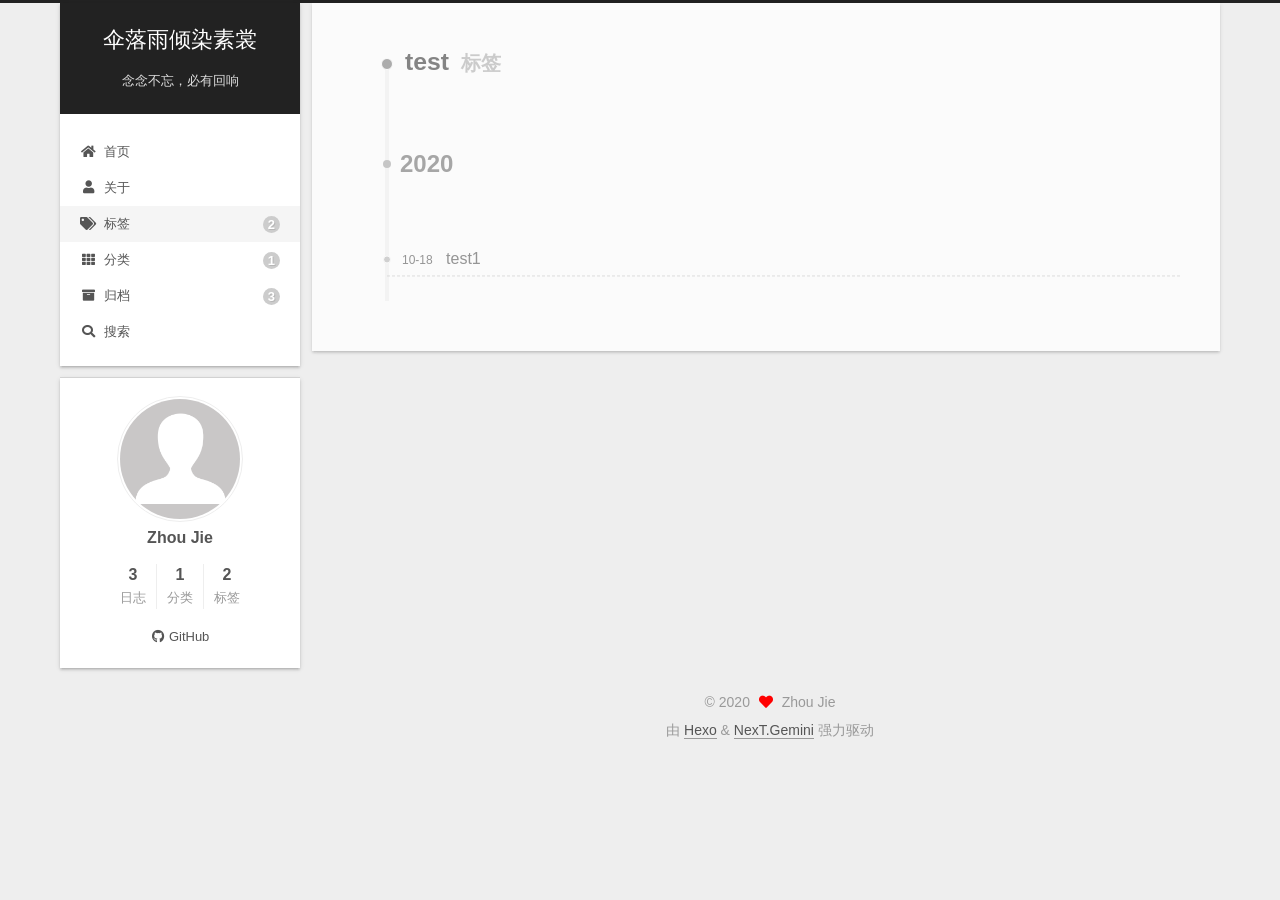
<file: tags/test/index.html>
<!DOCTYPE html>
<html lang="zh-CN">
<head>
  <meta charset="UTF-8">
<meta name="viewport" content="width=device-width, initial-scale=1, maximum-scale=2">
<meta name="theme-color" content="#222">
<meta name="generator" content="Hexo 5.2.0">
  <link rel="apple-touch-icon" sizes="180x180" href="/images/apple-touch-icon-next.png">
  <link rel="icon" type="image/png" sizes="32x32" href="/images/favicon-32x32-next.png">
  <link rel="icon" type="image/png" sizes="16x16" href="/images/favicon-16x16-next.png">
  <link rel="mask-icon" href="/images/logo.svg" color="#222">

<link rel="stylesheet" href="/css/main.css">


<link rel="stylesheet" href="/lib/font-awesome/css/all.min.css">

<script id="hexo-configurations">
    var NexT = window.NexT || {};
    var CONFIG = {"hostname":"example.com","root":"/","scheme":"Gemini","version":"7.8.0","exturl":false,"sidebar":{"position":"left","display":"post","padding":18,"offset":12,"onmobile":false},"copycode":{"enable":false,"show_result":false,"style":null},"back2top":{"enable":true,"sidebar":false,"scrollpercent":false},"bookmark":{"enable":false,"color":"#222","save":"auto"},"fancybox":false,"mediumzoom":false,"lazyload":false,"pangu":false,"comments":{"style":"tabs","active":null,"storage":true,"lazyload":false,"nav":null},"algolia":{"hits":{"per_page":10},"labels":{"input_placeholder":"Search for Posts","hits_empty":"We didn't find any results for the search: ${query}","hits_stats":"${hits} results found in ${time} ms"}},"localsearch":{"enable":true,"trigger":"auto","top_n_per_article":-1,"unescape":false,"preload":false},"motion":{"enable":true,"async":false,"transition":{"post_block":"fadeIn","post_header":"slideDownIn","post_body":"slideDownIn","coll_header":"slideLeftIn","sidebar":"slideUpIn"}},"path":"search.xml"};
  </script>

  <meta property="og:type" content="website">
<meta property="og:title" content="伞落雨倾染素裳">
<meta property="og:url" content="http://example.com/tags/test/index.html">
<meta property="og:site_name" content="伞落雨倾染素裳">
<meta property="og:locale" content="zh_CN">
<meta property="article:author" content="Zhou Jie">
<meta name="twitter:card" content="summary">

<link rel="canonical" href="http://example.com/tags/test/">


<script id="page-configurations">
  // https://hexo.io/docs/variables.html
  CONFIG.page = {
    sidebar: "",
    isHome : false,
    isPost : false,
    lang   : 'zh-CN'
  };
</script>

  <title>标签: test | 伞落雨倾染素裳</title>
  






  <noscript>
  <style>
  .use-motion .brand,
  .use-motion .menu-item,
  .sidebar-inner,
  .use-motion .post-block,
  .use-motion .pagination,
  .use-motion .comments,
  .use-motion .post-header,
  .use-motion .post-body,
  .use-motion .collection-header { opacity: initial; }

  .use-motion .site-title,
  .use-motion .site-subtitle {
    opacity: initial;
    top: initial;
  }

  .use-motion .logo-line-before i { left: initial; }
  .use-motion .logo-line-after i { right: initial; }
  </style>
</noscript>

<link rel="alternate" href="/atom.xml" title="伞落雨倾染素裳" type="application/atom+xml">
</head>

<body itemscope itemtype="http://schema.org/WebPage">
  <div class="container use-motion">
    <div class="headband"></div>

    <header class="header" itemscope itemtype="http://schema.org/WPHeader">
      <div class="header-inner"><div class="site-brand-container">
  <div class="site-nav-toggle">
    <div class="toggle" aria-label="切换导航栏">
      <span class="toggle-line toggle-line-first"></span>
      <span class="toggle-line toggle-line-middle"></span>
      <span class="toggle-line toggle-line-last"></span>
    </div>
  </div>

  <div class="site-meta">

    <a href="/" class="brand" rel="start">
      <span class="logo-line-before"><i></i></span>
      <h1 class="site-title">伞落雨倾染素裳</h1>
      <span class="logo-line-after"><i></i></span>
    </a>
      <p class="site-subtitle" itemprop="description">念念不忘，必有回响</p>
  </div>

  <div class="site-nav-right">
    <div class="toggle popup-trigger">
        <i class="fa fa-search fa-fw fa-lg"></i>
    </div>
  </div>
</div>




<nav class="site-nav">
  <ul id="menu" class="main-menu menu">
        <li class="menu-item menu-item-home">

    <a href="/" rel="section"><i class="fa fa-home fa-fw"></i>首页</a>

  </li>
        <li class="menu-item menu-item-about">

    <a href="/about/" rel="section"><i class="fa fa-user fa-fw"></i>关于</a>

  </li>
        <li class="menu-item menu-item-tags">

    <a href="/tags/" rel="section"><i class="fa fa-tags fa-fw"></i>标签<span class="badge">2</span></a>

  </li>
        <li class="menu-item menu-item-categories">

    <a href="/categories/" rel="section"><i class="fa fa-th fa-fw"></i>分类<span class="badge">1</span></a>

  </li>
        <li class="menu-item menu-item-archives">

    <a href="/archives/" rel="section"><i class="fa fa-archive fa-fw"></i>归档<span class="badge">3</span></a>

  </li>
      <li class="menu-item menu-item-search">
        <a role="button" class="popup-trigger"><i class="fa fa-search fa-fw"></i>搜索
        </a>
      </li>
  </ul>
</nav>



  <div class="search-pop-overlay">
    <div class="popup search-popup">
        <div class="search-header">
  <span class="search-icon">
    <i class="fa fa-search"></i>
  </span>
  <div class="search-input-container">
    <input autocomplete="off" autocapitalize="off"
           placeholder="搜索..." spellcheck="false"
           type="search" class="search-input">
  </div>
  <span class="popup-btn-close">
    <i class="fa fa-times-circle"></i>
  </span>
</div>
<div id="search-result">
  <div id="no-result">
    <i class="fa fa-spinner fa-pulse fa-5x fa-fw"></i>
  </div>
</div>

    </div>
  </div>

</div>
    </header>

    
  <div class="back-to-top">
    <i class="fa fa-arrow-up"></i>
    <span>0%</span>
  </div>


    <main class="main">
      <div class="main-inner">
        <div class="content-wrap">
          

          <div class="content tag">
            

  
  
  
  <div class="post-block">
    <div class="posts-collapse">
      <div class="collection-title">
        <h2 class="collection-header">test
          <small>标签</small>
        </h2>
      </div>

      
    <div class="collection-year">
      <span class="collection-header">2020</span>
    </div>

  <article itemscope itemtype="http://schema.org/Article">
    <header class="post-header">

      <div class="post-meta">
        <time itemprop="dateCreated"
              datetime="2020-10-18T01:25:51+08:00"
              content="2020-10-18">
          10-18
        </time>
      </div>

      <div class="post-title">
          <a class="post-title-link" href="/2020/10/18/test1/" itemprop="url">
            <span itemprop="name">test1</span>
          </a>
      </div>

    </header>
  </article>

    </div>
  </div>
  
  
  

  



          </div>
          

<script>
  window.addEventListener('tabs:register', () => {
    let { activeClass } = CONFIG.comments;
    if (CONFIG.comments.storage) {
      activeClass = localStorage.getItem('comments_active') || activeClass;
    }
    if (activeClass) {
      let activeTab = document.querySelector(`a[href="#comment-${activeClass}"]`);
      if (activeTab) {
        activeTab.click();
      }
    }
  });
  if (CONFIG.comments.storage) {
    window.addEventListener('tabs:click', event => {
      if (!event.target.matches('.tabs-comment .tab-content .tab-pane')) return;
      let commentClass = event.target.classList[1];
      localStorage.setItem('comments_active', commentClass);
    });
  }
</script>

        </div>
          
  
  <div class="toggle sidebar-toggle">
    <span class="toggle-line toggle-line-first"></span>
    <span class="toggle-line toggle-line-middle"></span>
    <span class="toggle-line toggle-line-last"></span>
  </div>

  <aside class="sidebar">
    <div class="sidebar-inner">

      <ul class="sidebar-nav motion-element">
        <li class="sidebar-nav-toc">
          文章目录
        </li>
        <li class="sidebar-nav-overview">
          站点概览
        </li>
      </ul>

      <!--noindex-->
      <div class="post-toc-wrap sidebar-panel">
      </div>
      <!--/noindex-->

      <div class="site-overview-wrap sidebar-panel">
        <div class="site-author motion-element" itemprop="author" itemscope itemtype="http://schema.org/Person">
    <img class="site-author-image" itemprop="image" alt="Zhou Jie"
      src="/images/avatar.gif">
  <p class="site-author-name" itemprop="name">Zhou Jie</p>
  <div class="site-description" itemprop="description"></div>
</div>
<div class="site-state-wrap motion-element">
  <nav class="site-state">
      <div class="site-state-item site-state-posts">
          <a href="/archives/">
        
          <span class="site-state-item-count">3</span>
          <span class="site-state-item-name">日志</span>
        </a>
      </div>
      <div class="site-state-item site-state-categories">
            <a href="/categories/">
          
        <span class="site-state-item-count">1</span>
        <span class="site-state-item-name">分类</span></a>
      </div>
      <div class="site-state-item site-state-tags">
            <a href="/tags/">
          
        <span class="site-state-item-count">2</span>
        <span class="site-state-item-name">标签</span></a>
      </div>
  </nav>
</div>
  <div class="links-of-author motion-element">
      <span class="links-of-author-item">
        <a href="https://github.com/jiushizheyang" title="GitHub → https:&#x2F;&#x2F;github.com&#x2F;jiushizheyang" rel="noopener" target="_blank"><i class="fab fa-github fa-fw"></i>GitHub</a>
      </span>
  </div>



      </div>

    </div>
  </aside>
  <div id="sidebar-dimmer"></div>


      </div>
    </main>

    <footer class="footer">
      <div class="footer-inner">
        

        

<div class="copyright">
  
  &copy; 
  <span itemprop="copyrightYear">2020</span>
  <span class="with-love">
    <i class="fa fa-heart"></i>
  </span>
  <span class="author" itemprop="copyrightHolder">Zhou Jie</span>
</div>
  <div class="powered-by">由 <a href="https://hexo.io/" class="theme-link" rel="noopener" target="_blank">Hexo</a> & <a href="https://theme-next.org/" class="theme-link" rel="noopener" target="_blank">NexT.Gemini</a> 强力驱动
  </div>

        








      </div>
    </footer>
  </div>

  
  <script src="/lib/anime.min.js"></script>
  <script src="/lib/velocity/velocity.min.js"></script>
  <script src="/lib/velocity/velocity.ui.min.js"></script>

<script src="/js/utils.js"></script>

<script src="/js/motion.js"></script>


<script src="/js/schemes/pisces.js"></script>


<script src="/js/next-boot.js"></script>




  




  
<script src="/js/local-search.js"></script>













  

  

<script>
  function loadCount() {
    var d = document, s = d.createElement('script');
    s.src = 'https://comment.disqus.com/count.js';
    s.id = 'dsq-count-scr';
    (d.head || d.body).appendChild(s);
  }
  // defer loading until the whole page loading is completed
  window.addEventListener('load', loadCount, false);
</script>

</body>
</html>
</file>
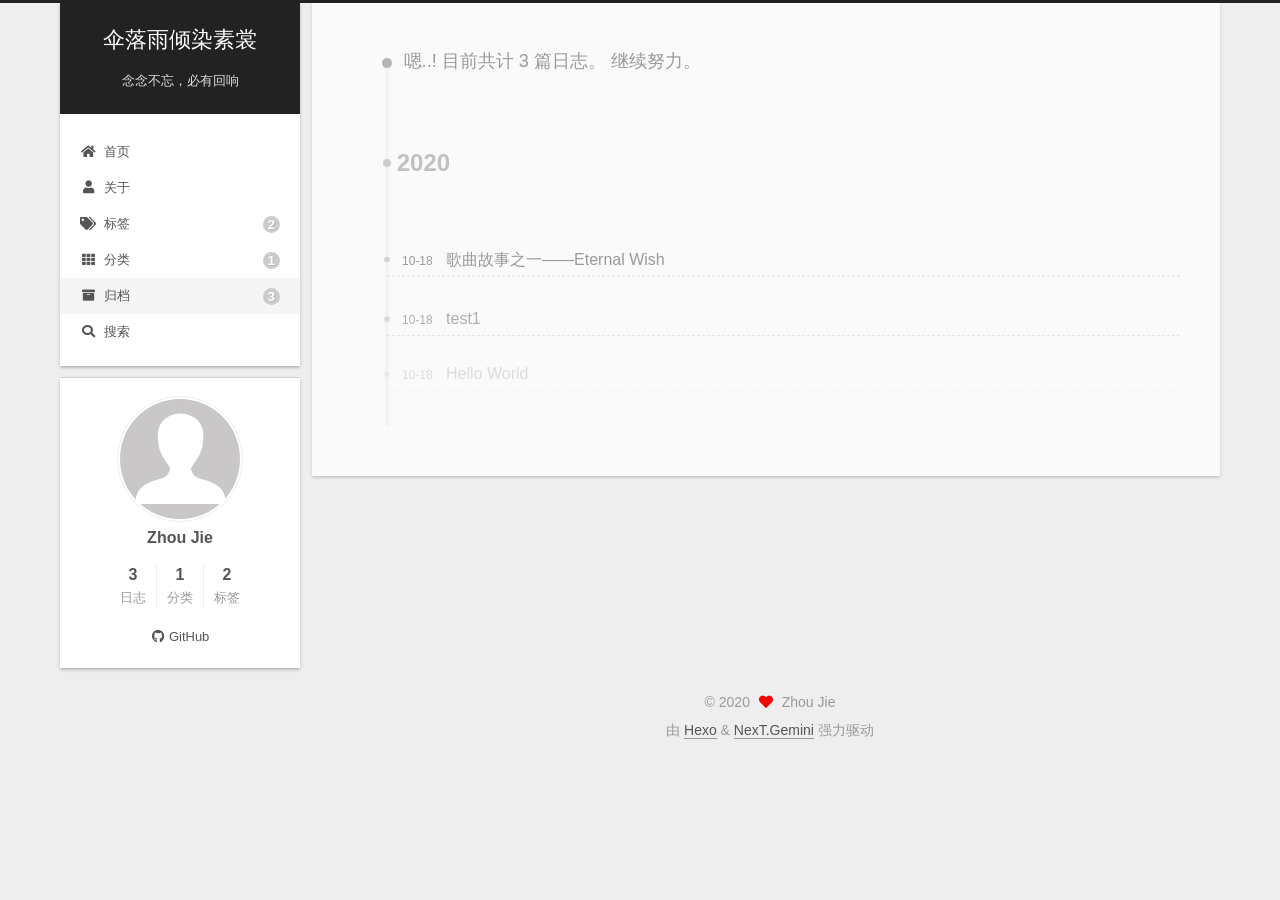
<file: archives/2020/10/index.html>
<!DOCTYPE html>
<html lang="zh-CN">
<head>
  <meta charset="UTF-8">
<meta name="viewport" content="width=device-width, initial-scale=1, maximum-scale=2">
<meta name="theme-color" content="#222">
<meta name="generator" content="Hexo 5.2.0">
  <link rel="apple-touch-icon" sizes="180x180" href="/images/apple-touch-icon-next.png">
  <link rel="icon" type="image/png" sizes="32x32" href="/images/favicon-32x32-next.png">
  <link rel="icon" type="image/png" sizes="16x16" href="/images/favicon-16x16-next.png">
  <link rel="mask-icon" href="/images/logo.svg" color="#222">

<link rel="stylesheet" href="/css/main.css">


<link rel="stylesheet" href="/lib/font-awesome/css/all.min.css">

<script id="hexo-configurations">
    var NexT = window.NexT || {};
    var CONFIG = {"hostname":"example.com","root":"/","scheme":"Gemini","version":"7.8.0","exturl":false,"sidebar":{"position":"left","display":"post","padding":18,"offset":12,"onmobile":false},"copycode":{"enable":false,"show_result":false,"style":null},"back2top":{"enable":true,"sidebar":false,"scrollpercent":false},"bookmark":{"enable":false,"color":"#222","save":"auto"},"fancybox":false,"mediumzoom":false,"lazyload":false,"pangu":false,"comments":{"style":"tabs","active":null,"storage":true,"lazyload":false,"nav":null},"algolia":{"hits":{"per_page":10},"labels":{"input_placeholder":"Search for Posts","hits_empty":"We didn't find any results for the search: ${query}","hits_stats":"${hits} results found in ${time} ms"}},"localsearch":{"enable":true,"trigger":"auto","top_n_per_article":-1,"unescape":false,"preload":false},"motion":{"enable":true,"async":false,"transition":{"post_block":"fadeIn","post_header":"slideDownIn","post_body":"slideDownIn","coll_header":"slideLeftIn","sidebar":"slideUpIn"}},"path":"search.xml"};
  </script>

  <meta property="og:type" content="website">
<meta property="og:title" content="伞落雨倾染素裳">
<meta property="og:url" content="http://example.com/archives/2020/10/index.html">
<meta property="og:site_name" content="伞落雨倾染素裳">
<meta property="og:locale" content="zh_CN">
<meta property="article:author" content="Zhou Jie">
<meta name="twitter:card" content="summary">

<link rel="canonical" href="http://example.com/archives/2020/10/">


<script id="page-configurations">
  // https://hexo.io/docs/variables.html
  CONFIG.page = {
    sidebar: "",
    isHome : false,
    isPost : false,
    lang   : 'zh-CN'
  };
</script>

  <title>归档 | 伞落雨倾染素裳</title>
  






  <noscript>
  <style>
  .use-motion .brand,
  .use-motion .menu-item,
  .sidebar-inner,
  .use-motion .post-block,
  .use-motion .pagination,
  .use-motion .comments,
  .use-motion .post-header,
  .use-motion .post-body,
  .use-motion .collection-header { opacity: initial; }

  .use-motion .site-title,
  .use-motion .site-subtitle {
    opacity: initial;
    top: initial;
  }

  .use-motion .logo-line-before i { left: initial; }
  .use-motion .logo-line-after i { right: initial; }
  </style>
</noscript>

<link rel="alternate" href="/atom.xml" title="伞落雨倾染素裳" type="application/atom+xml">
</head>

<body itemscope itemtype="http://schema.org/WebPage">
  <div class="container use-motion">
    <div class="headband"></div>

    <header class="header" itemscope itemtype="http://schema.org/WPHeader">
      <div class="header-inner"><div class="site-brand-container">
  <div class="site-nav-toggle">
    <div class="toggle" aria-label="切换导航栏">
      <span class="toggle-line toggle-line-first"></span>
      <span class="toggle-line toggle-line-middle"></span>
      <span class="toggle-line toggle-line-last"></span>
    </div>
  </div>

  <div class="site-meta">

    <a href="/" class="brand" rel="start">
      <span class="logo-line-before"><i></i></span>
      <h1 class="site-title">伞落雨倾染素裳</h1>
      <span class="logo-line-after"><i></i></span>
    </a>
      <p class="site-subtitle" itemprop="description">念念不忘，必有回响</p>
  </div>

  <div class="site-nav-right">
    <div class="toggle popup-trigger">
        <i class="fa fa-search fa-fw fa-lg"></i>
    </div>
  </div>
</div>




<nav class="site-nav">
  <ul id="menu" class="main-menu menu">
        <li class="menu-item menu-item-home">

    <a href="/" rel="section"><i class="fa fa-home fa-fw"></i>首页</a>

  </li>
        <li class="menu-item menu-item-about">

    <a href="/about/" rel="section"><i class="fa fa-user fa-fw"></i>关于</a>

  </li>
        <li class="menu-item menu-item-tags">

    <a href="/tags/" rel="section"><i class="fa fa-tags fa-fw"></i>标签<span class="badge">2</span></a>

  </li>
        <li class="menu-item menu-item-categories">

    <a href="/categories/" rel="section"><i class="fa fa-th fa-fw"></i>分类<span class="badge">1</span></a>

  </li>
        <li class="menu-item menu-item-archives">

    <a href="/archives/" rel="section"><i class="fa fa-archive fa-fw"></i>归档<span class="badge">3</span></a>

  </li>
      <li class="menu-item menu-item-search">
        <a role="button" class="popup-trigger"><i class="fa fa-search fa-fw"></i>搜索
        </a>
      </li>
  </ul>
</nav>



  <div class="search-pop-overlay">
    <div class="popup search-popup">
        <div class="search-header">
  <span class="search-icon">
    <i class="fa fa-search"></i>
  </span>
  <div class="search-input-container">
    <input autocomplete="off" autocapitalize="off"
           placeholder="搜索..." spellcheck="false"
           type="search" class="search-input">
  </div>
  <span class="popup-btn-close">
    <i class="fa fa-times-circle"></i>
  </span>
</div>
<div id="search-result">
  <div id="no-result">
    <i class="fa fa-spinner fa-pulse fa-5x fa-fw"></i>
  </div>
</div>

    </div>
  </div>

</div>
    </header>

    
  <div class="back-to-top">
    <i class="fa fa-arrow-up"></i>
    <span>0%</span>
  </div>


    <main class="main">
      <div class="main-inner">
        <div class="content-wrap">
          

          <div class="content archive">
            

  
  
  
  <div class="post-block">
    <div class="posts-collapse">
      <div class="collection-title">
        <span class="collection-header">嗯..! 目前共计 3 篇日志。 继续努力。</span>
      </div>

      
    <div class="collection-year">
      <span class="collection-header">2020</span>
    </div>

  <article itemscope itemtype="http://schema.org/Article">
    <header class="post-header">

      <div class="post-meta">
        <time itemprop="dateCreated"
              datetime="2020-10-18T10:41:00+08:00"
              content="2020-10-18">
          10-18
        </time>
      </div>

      <div class="post-title">
          <a class="post-title-link" href="/2020/10/18/Wish/" itemprop="url">
            <span itemprop="name">歌曲故事之一——Eternal Wish</span>
          </a>
      </div>

    </header>
  </article>

  <article itemscope itemtype="http://schema.org/Article">
    <header class="post-header">

      <div class="post-meta">
        <time itemprop="dateCreated"
              datetime="2020-10-18T01:25:51+08:00"
              content="2020-10-18">
          10-18
        </time>
      </div>

      <div class="post-title">
          <a class="post-title-link" href="/2020/10/18/test1/" itemprop="url">
            <span itemprop="name">test1</span>
          </a>
      </div>

    </header>
  </article>

  <article itemscope itemtype="http://schema.org/Article">
    <header class="post-header">

      <div class="post-meta">
        <time itemprop="dateCreated"
              datetime="2020-10-18T00:19:51+08:00"
              content="2020-10-18">
          10-18
        </time>
      </div>

      <div class="post-title">
          <a class="post-title-link" href="/2020/10/18/hello-world/" itemprop="url">
            <span itemprop="name">Hello World</span>
          </a>
      </div>

    </header>
  </article>


    </div>
  </div>
  
  
  

  



          </div>
          

<script>
  window.addEventListener('tabs:register', () => {
    let { activeClass } = CONFIG.comments;
    if (CONFIG.comments.storage) {
      activeClass = localStorage.getItem('comments_active') || activeClass;
    }
    if (activeClass) {
      let activeTab = document.querySelector(`a[href="#comment-${activeClass}"]`);
      if (activeTab) {
        activeTab.click();
      }
    }
  });
  if (CONFIG.comments.storage) {
    window.addEventListener('tabs:click', event => {
      if (!event.target.matches('.tabs-comment .tab-content .tab-pane')) return;
      let commentClass = event.target.classList[1];
      localStorage.setItem('comments_active', commentClass);
    });
  }
</script>

        </div>
          
  
  <div class="toggle sidebar-toggle">
    <span class="toggle-line toggle-line-first"></span>
    <span class="toggle-line toggle-line-middle"></span>
    <span class="toggle-line toggle-line-last"></span>
  </div>

  <aside class="sidebar">
    <div class="sidebar-inner">

      <ul class="sidebar-nav motion-element">
        <li class="sidebar-nav-toc">
          文章目录
        </li>
        <li class="sidebar-nav-overview">
          站点概览
        </li>
      </ul>

      <!--noindex-->
      <div class="post-toc-wrap sidebar-panel">
      </div>
      <!--/noindex-->

      <div class="site-overview-wrap sidebar-panel">
        <div class="site-author motion-element" itemprop="author" itemscope itemtype="http://schema.org/Person">
    <img class="site-author-image" itemprop="image" alt="Zhou Jie"
      src="/images/avatar.gif">
  <p class="site-author-name" itemprop="name">Zhou Jie</p>
  <div class="site-description" itemprop="description"></div>
</div>
<div class="site-state-wrap motion-element">
  <nav class="site-state">
      <div class="site-state-item site-state-posts">
          <a href="/archives/">
        
          <span class="site-state-item-count">3</span>
          <span class="site-state-item-name">日志</span>
        </a>
      </div>
      <div class="site-state-item site-state-categories">
            <a href="/categories/">
          
        <span class="site-state-item-count">1</span>
        <span class="site-state-item-name">分类</span></a>
      </div>
      <div class="site-state-item site-state-tags">
            <a href="/tags/">
          
        <span class="site-state-item-count">2</span>
        <span class="site-state-item-name">标签</span></a>
      </div>
  </nav>
</div>
  <div class="links-of-author motion-element">
      <span class="links-of-author-item">
        <a href="https://github.com/jiushizheyang" title="GitHub → https:&#x2F;&#x2F;github.com&#x2F;jiushizheyang" rel="noopener" target="_blank"><i class="fab fa-github fa-fw"></i>GitHub</a>
      </span>
  </div>



      </div>

    </div>
  </aside>
  <div id="sidebar-dimmer"></div>


      </div>
    </main>

    <footer class="footer">
      <div class="footer-inner">
        

        

<div class="copyright">
  
  &copy; 
  <span itemprop="copyrightYear">2020</span>
  <span class="with-love">
    <i class="fa fa-heart"></i>
  </span>
  <span class="author" itemprop="copyrightHolder">Zhou Jie</span>
</div>
  <div class="powered-by">由 <a href="https://hexo.io/" class="theme-link" rel="noopener" target="_blank">Hexo</a> & <a href="https://theme-next.org/" class="theme-link" rel="noopener" target="_blank">NexT.Gemini</a> 强力驱动
  </div>

        








      </div>
    </footer>
  </div>

  
  <script src="/lib/anime.min.js"></script>
  <script src="/lib/velocity/velocity.min.js"></script>
  <script src="/lib/velocity/velocity.ui.min.js"></script>

<script src="/js/utils.js"></script>

<script src="/js/motion.js"></script>


<script src="/js/schemes/pisces.js"></script>


<script src="/js/next-boot.js"></script>




  




  
<script src="/js/local-search.js"></script>













  

  

<script>
  function loadCount() {
    var d = document, s = d.createElement('script');
    s.src = 'https://comment.disqus.com/count.js';
    s.id = 'dsq-count-scr';
    (d.head || d.body).appendChild(s);
  }
  // defer loading until the whole page loading is completed
  window.addEventListener('load', loadCount, false);
</script>

</body>
</html>
</file>
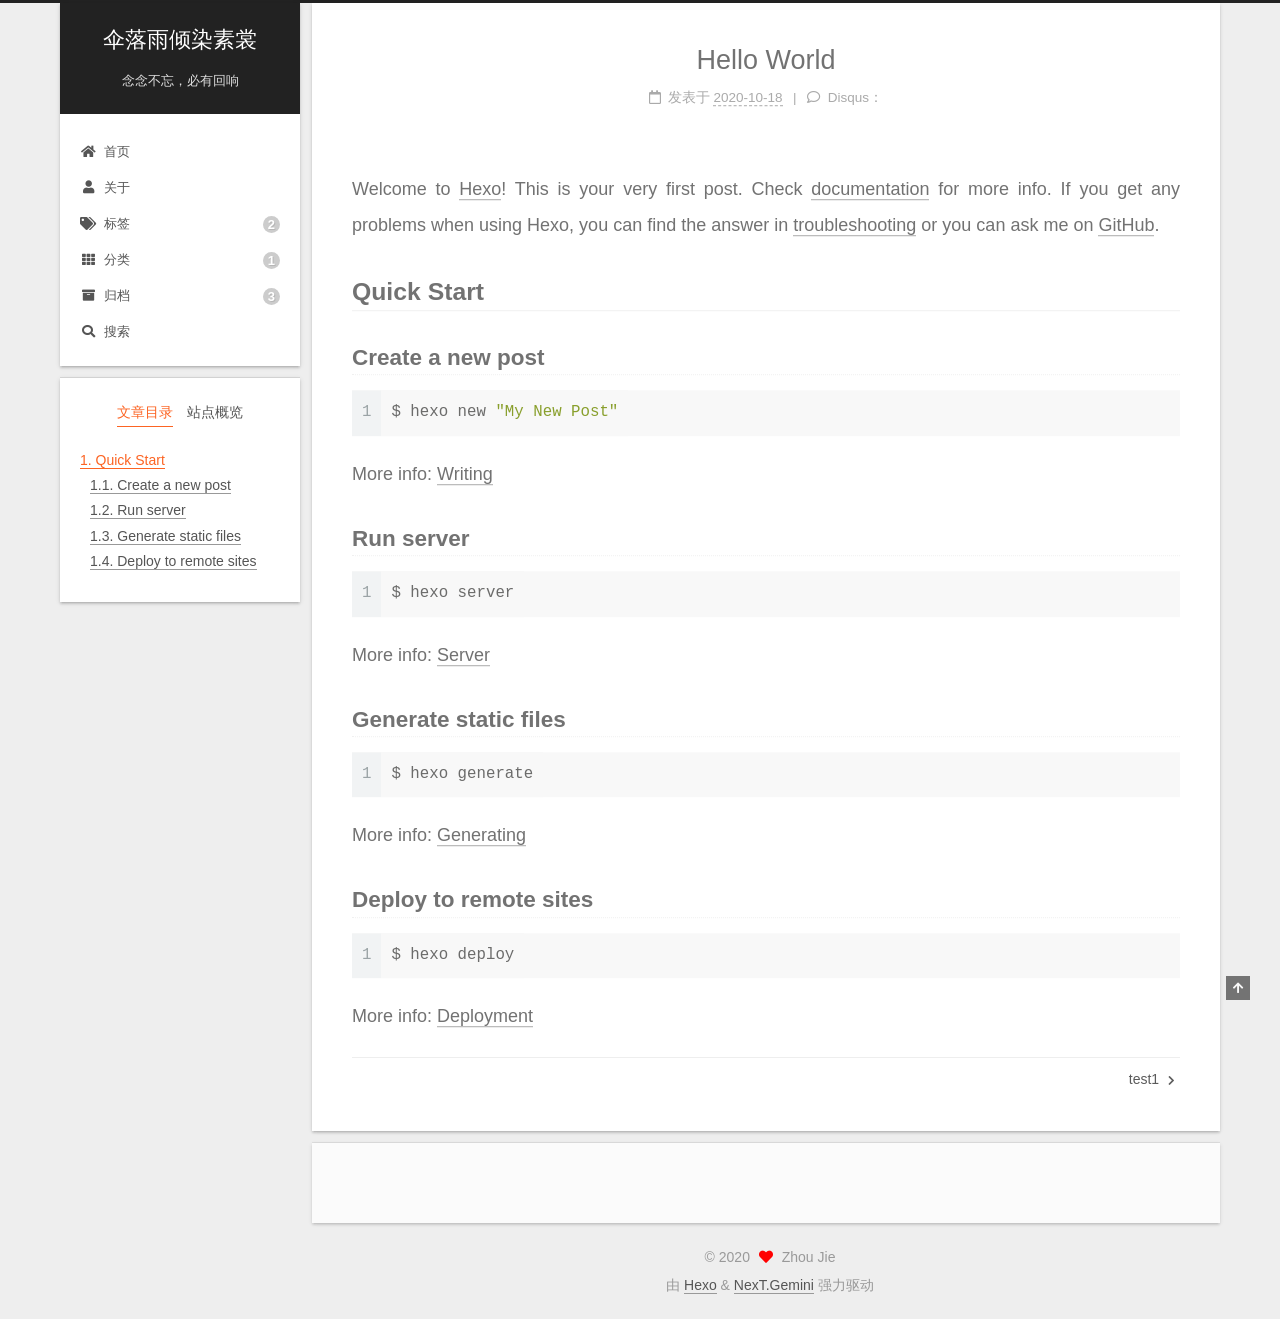
<file: 2020/10/18/hello-world/index.html>
<!DOCTYPE html>
<html lang="zh-CN">
<head>
  <meta charset="UTF-8">
<meta name="viewport" content="width=device-width, initial-scale=1, maximum-scale=2">
<meta name="theme-color" content="#222">
<meta name="generator" content="Hexo 5.2.0">
  <link rel="apple-touch-icon" sizes="180x180" href="/images/apple-touch-icon-next.png">
  <link rel="icon" type="image/png" sizes="32x32" href="/images/favicon-32x32-next.png">
  <link rel="icon" type="image/png" sizes="16x16" href="/images/favicon-16x16-next.png">
  <link rel="mask-icon" href="/images/logo.svg" color="#222">

<link rel="stylesheet" href="/css/main.css">


<link rel="stylesheet" href="/lib/font-awesome/css/all.min.css">

<script id="hexo-configurations">
    var NexT = window.NexT || {};
    var CONFIG = {"hostname":"example.com","root":"/","scheme":"Gemini","version":"7.8.0","exturl":false,"sidebar":{"position":"left","display":"post","padding":18,"offset":12,"onmobile":false},"copycode":{"enable":false,"show_result":false,"style":null},"back2top":{"enable":true,"sidebar":false,"scrollpercent":false},"bookmark":{"enable":false,"color":"#222","save":"auto"},"fancybox":false,"mediumzoom":false,"lazyload":false,"pangu":false,"comments":{"style":"tabs","active":null,"storage":true,"lazyload":false,"nav":null},"algolia":{"hits":{"per_page":10},"labels":{"input_placeholder":"Search for Posts","hits_empty":"We didn't find any results for the search: ${query}","hits_stats":"${hits} results found in ${time} ms"}},"localsearch":{"enable":true,"trigger":"auto","top_n_per_article":-1,"unescape":false,"preload":false},"motion":{"enable":true,"async":false,"transition":{"post_block":"fadeIn","post_header":"slideDownIn","post_body":"slideDownIn","coll_header":"slideLeftIn","sidebar":"slideUpIn"}},"path":"search.xml"};
  </script>

  <meta name="description" content="Welcome to Hexo! This is your very first post. Check documentation for more info. If you get any problems when using Hexo, you can find the answer in troubleshooting or you can ask me on GitHub. Quick">
<meta property="og:type" content="article">
<meta property="og:title" content="Hello World">
<meta property="og:url" content="http://example.com/2020/10/18/hello-world/index.html">
<meta property="og:site_name" content="伞落雨倾染素裳">
<meta property="og:description" content="Welcome to Hexo! This is your very first post. Check documentation for more info. If you get any problems when using Hexo, you can find the answer in troubleshooting or you can ask me on GitHub. Quick">
<meta property="og:locale" content="zh_CN">
<meta property="article:published_time" content="2020-10-17T16:19:51.786Z">
<meta property="article:modified_time" content="2020-10-17T16:19:51.786Z">
<meta property="article:author" content="Zhou Jie">
<meta name="twitter:card" content="summary">

<link rel="canonical" href="http://example.com/2020/10/18/hello-world/">


<script id="page-configurations">
  // https://hexo.io/docs/variables.html
  CONFIG.page = {
    sidebar: "",
    isHome : false,
    isPost : true,
    lang   : 'zh-CN'
  };
</script>

  <title>Hello World | 伞落雨倾染素裳</title>
  






  <noscript>
  <style>
  .use-motion .brand,
  .use-motion .menu-item,
  .sidebar-inner,
  .use-motion .post-block,
  .use-motion .pagination,
  .use-motion .comments,
  .use-motion .post-header,
  .use-motion .post-body,
  .use-motion .collection-header { opacity: initial; }

  .use-motion .site-title,
  .use-motion .site-subtitle {
    opacity: initial;
    top: initial;
  }

  .use-motion .logo-line-before i { left: initial; }
  .use-motion .logo-line-after i { right: initial; }
  </style>
</noscript>

<link rel="alternate" href="/atom.xml" title="伞落雨倾染素裳" type="application/atom+xml">
</head>

<body itemscope itemtype="http://schema.org/WebPage">
  <div class="container use-motion">
    <div class="headband"></div>

    <header class="header" itemscope itemtype="http://schema.org/WPHeader">
      <div class="header-inner"><div class="site-brand-container">
  <div class="site-nav-toggle">
    <div class="toggle" aria-label="切换导航栏">
      <span class="toggle-line toggle-line-first"></span>
      <span class="toggle-line toggle-line-middle"></span>
      <span class="toggle-line toggle-line-last"></span>
    </div>
  </div>

  <div class="site-meta">

    <a href="/" class="brand" rel="start">
      <span class="logo-line-before"><i></i></span>
      <h1 class="site-title">伞落雨倾染素裳</h1>
      <span class="logo-line-after"><i></i></span>
    </a>
      <p class="site-subtitle" itemprop="description">念念不忘，必有回响</p>
  </div>

  <div class="site-nav-right">
    <div class="toggle popup-trigger">
        <i class="fa fa-search fa-fw fa-lg"></i>
    </div>
  </div>
</div>




<nav class="site-nav">
  <ul id="menu" class="main-menu menu">
        <li class="menu-item menu-item-home">

    <a href="/" rel="section"><i class="fa fa-home fa-fw"></i>首页</a>

  </li>
        <li class="menu-item menu-item-about">

    <a href="/about/" rel="section"><i class="fa fa-user fa-fw"></i>关于</a>

  </li>
        <li class="menu-item menu-item-tags">

    <a href="/tags/" rel="section"><i class="fa fa-tags fa-fw"></i>标签<span class="badge">2</span></a>

  </li>
        <li class="menu-item menu-item-categories">

    <a href="/categories/" rel="section"><i class="fa fa-th fa-fw"></i>分类<span class="badge">1</span></a>

  </li>
        <li class="menu-item menu-item-archives">

    <a href="/archives/" rel="section"><i class="fa fa-archive fa-fw"></i>归档<span class="badge">3</span></a>

  </li>
      <li class="menu-item menu-item-search">
        <a role="button" class="popup-trigger"><i class="fa fa-search fa-fw"></i>搜索
        </a>
      </li>
  </ul>
</nav>



  <div class="search-pop-overlay">
    <div class="popup search-popup">
        <div class="search-header">
  <span class="search-icon">
    <i class="fa fa-search"></i>
  </span>
  <div class="search-input-container">
    <input autocomplete="off" autocapitalize="off"
           placeholder="搜索..." spellcheck="false"
           type="search" class="search-input">
  </div>
  <span class="popup-btn-close">
    <i class="fa fa-times-circle"></i>
  </span>
</div>
<div id="search-result">
  <div id="no-result">
    <i class="fa fa-spinner fa-pulse fa-5x fa-fw"></i>
  </div>
</div>

    </div>
  </div>

</div>
    </header>

    
  <div class="back-to-top">
    <i class="fa fa-arrow-up"></i>
    <span>0%</span>
  </div>


    <main class="main">
      <div class="main-inner">
        <div class="content-wrap">
          

          <div class="content post posts-expand">
            

    
  
  
  <article itemscope itemtype="http://schema.org/Article" class="post-block" lang="zh-CN">
    <link itemprop="mainEntityOfPage" href="http://example.com/2020/10/18/hello-world/">

    <span hidden itemprop="author" itemscope itemtype="http://schema.org/Person">
      <meta itemprop="image" content="/images/avatar.gif">
      <meta itemprop="name" content="Zhou Jie">
      <meta itemprop="description" content="">
    </span>

    <span hidden itemprop="publisher" itemscope itemtype="http://schema.org/Organization">
      <meta itemprop="name" content="伞落雨倾染素裳">
    </span>
      <header class="post-header">
        <h1 class="post-title" itemprop="name headline">
          Hello World
        </h1>

        <div class="post-meta">
            <span class="post-meta-item">
              <span class="post-meta-item-icon">
                <i class="far fa-calendar"></i>
              </span>
              <span class="post-meta-item-text">发表于</span>

              <time title="创建时间：2020-10-18 00:19:51" itemprop="dateCreated datePublished" datetime="2020-10-18T00:19:51+08:00">2020-10-18</time>
            </span>

          
  
  <span class="post-meta-item">
    
      <span class="post-meta-item-icon">
        <i class="far fa-comment"></i>
      </span>
      <span class="post-meta-item-text">Disqus：</span>
    
    <a title="disqus" href="/2020/10/18/hello-world/#disqus_thread" itemprop="discussionUrl">
      <span class="post-comments-count disqus-comment-count" data-disqus-identifier="2020/10/18/hello-world/" itemprop="commentCount"></span>
    </a>
  </span>
  
  

        </div>
      </header>

    
    
    
    <div class="post-body" itemprop="articleBody">

      
        <p>Welcome to <a target="_blank" rel="noopener" href="https://hexo.io/">Hexo</a>! This is your very first post. Check <a target="_blank" rel="noopener" href="https://hexo.io/docs/">documentation</a> for more info. If you get any problems when using Hexo, you can find the answer in <a target="_blank" rel="noopener" href="https://hexo.io/docs/troubleshooting.html">troubleshooting</a> or you can ask me on <a target="_blank" rel="noopener" href="https://github.com/hexojs/hexo/issues">GitHub</a>.</p>
<h2 id="Quick-Start"><a href="#Quick-Start" class="headerlink" title="Quick Start"></a>Quick Start</h2><h3 id="Create-a-new-post"><a href="#Create-a-new-post" class="headerlink" title="Create a new post"></a>Create a new post</h3><figure class="highlight bash"><table><tr><td class="gutter"><pre><span class="line">1</span><br></pre></td><td class="code"><pre><span class="line">$ hexo new <span class="string">&quot;My New Post&quot;</span></span><br></pre></td></tr></table></figure>

<p>More info: <a target="_blank" rel="noopener" href="https://hexo.io/docs/writing.html">Writing</a></p>
<h3 id="Run-server"><a href="#Run-server" class="headerlink" title="Run server"></a>Run server</h3><figure class="highlight bash"><table><tr><td class="gutter"><pre><span class="line">1</span><br></pre></td><td class="code"><pre><span class="line">$ hexo server</span><br></pre></td></tr></table></figure>

<p>More info: <a target="_blank" rel="noopener" href="https://hexo.io/docs/server.html">Server</a></p>
<h3 id="Generate-static-files"><a href="#Generate-static-files" class="headerlink" title="Generate static files"></a>Generate static files</h3><figure class="highlight bash"><table><tr><td class="gutter"><pre><span class="line">1</span><br></pre></td><td class="code"><pre><span class="line">$ hexo generate</span><br></pre></td></tr></table></figure>

<p>More info: <a target="_blank" rel="noopener" href="https://hexo.io/docs/generating.html">Generating</a></p>
<h3 id="Deploy-to-remote-sites"><a href="#Deploy-to-remote-sites" class="headerlink" title="Deploy to remote sites"></a>Deploy to remote sites</h3><figure class="highlight bash"><table><tr><td class="gutter"><pre><span class="line">1</span><br></pre></td><td class="code"><pre><span class="line">$ hexo deploy</span><br></pre></td></tr></table></figure>

<p>More info: <a target="_blank" rel="noopener" href="https://hexo.io/docs/one-command-deployment.html">Deployment</a></p>

    </div>

    
    
    
      


      <footer class="post-footer">

        


        
    <div class="post-nav">
      <div class="post-nav-item"></div>
      <div class="post-nav-item">
    <a href="/2020/10/18/test1/" rel="next" title="test1">
      test1 <i class="fa fa-chevron-right"></i>
    </a></div>
    </div>
      </footer>
    
  </article>
  
  
  



          </div>
          
    
  <div class="comments">
    <div id="disqus_thread">
      <noscript>Please enable JavaScript to view the comments powered by Disqus.</noscript>
    </div>
  </div>
  

<script>
  window.addEventListener('tabs:register', () => {
    let { activeClass } = CONFIG.comments;
    if (CONFIG.comments.storage) {
      activeClass = localStorage.getItem('comments_active') || activeClass;
    }
    if (activeClass) {
      let activeTab = document.querySelector(`a[href="#comment-${activeClass}"]`);
      if (activeTab) {
        activeTab.click();
      }
    }
  });
  if (CONFIG.comments.storage) {
    window.addEventListener('tabs:click', event => {
      if (!event.target.matches('.tabs-comment .tab-content .tab-pane')) return;
      let commentClass = event.target.classList[1];
      localStorage.setItem('comments_active', commentClass);
    });
  }
</script>

        </div>
          
  
  <div class="toggle sidebar-toggle">
    <span class="toggle-line toggle-line-first"></span>
    <span class="toggle-line toggle-line-middle"></span>
    <span class="toggle-line toggle-line-last"></span>
  </div>

  <aside class="sidebar">
    <div class="sidebar-inner">

      <ul class="sidebar-nav motion-element">
        <li class="sidebar-nav-toc">
          文章目录
        </li>
        <li class="sidebar-nav-overview">
          站点概览
        </li>
      </ul>

      <!--noindex-->
      <div class="post-toc-wrap sidebar-panel">
          <div class="post-toc motion-element"><ol class="nav"><li class="nav-item nav-level-2"><a class="nav-link" href="#Quick-Start"><span class="nav-number">1.</span> <span class="nav-text">Quick Start</span></a><ol class="nav-child"><li class="nav-item nav-level-3"><a class="nav-link" href="#Create-a-new-post"><span class="nav-number">1.1.</span> <span class="nav-text">Create a new post</span></a></li><li class="nav-item nav-level-3"><a class="nav-link" href="#Run-server"><span class="nav-number">1.2.</span> <span class="nav-text">Run server</span></a></li><li class="nav-item nav-level-3"><a class="nav-link" href="#Generate-static-files"><span class="nav-number">1.3.</span> <span class="nav-text">Generate static files</span></a></li><li class="nav-item nav-level-3"><a class="nav-link" href="#Deploy-to-remote-sites"><span class="nav-number">1.4.</span> <span class="nav-text">Deploy to remote sites</span></a></li></ol></li></ol></div>
      </div>
      <!--/noindex-->

      <div class="site-overview-wrap sidebar-panel">
        <div class="site-author motion-element" itemprop="author" itemscope itemtype="http://schema.org/Person">
    <img class="site-author-image" itemprop="image" alt="Zhou Jie"
      src="/images/avatar.gif">
  <p class="site-author-name" itemprop="name">Zhou Jie</p>
  <div class="site-description" itemprop="description"></div>
</div>
<div class="site-state-wrap motion-element">
  <nav class="site-state">
      <div class="site-state-item site-state-posts">
          <a href="/archives/">
        
          <span class="site-state-item-count">3</span>
          <span class="site-state-item-name">日志</span>
        </a>
      </div>
      <div class="site-state-item site-state-categories">
            <a href="/categories/">
          
        <span class="site-state-item-count">1</span>
        <span class="site-state-item-name">分类</span></a>
      </div>
      <div class="site-state-item site-state-tags">
            <a href="/tags/">
          
        <span class="site-state-item-count">2</span>
        <span class="site-state-item-name">标签</span></a>
      </div>
  </nav>
</div>
  <div class="links-of-author motion-element">
      <span class="links-of-author-item">
        <a href="https://github.com/jiushizheyang" title="GitHub → https:&#x2F;&#x2F;github.com&#x2F;jiushizheyang" rel="noopener" target="_blank"><i class="fab fa-github fa-fw"></i>GitHub</a>
      </span>
  </div>



      </div>

    </div>
  </aside>
  <div id="sidebar-dimmer"></div>


      </div>
    </main>

    <footer class="footer">
      <div class="footer-inner">
        

        

<div class="copyright">
  
  &copy; 
  <span itemprop="copyrightYear">2020</span>
  <span class="with-love">
    <i class="fa fa-heart"></i>
  </span>
  <span class="author" itemprop="copyrightHolder">Zhou Jie</span>
</div>
  <div class="powered-by">由 <a href="https://hexo.io/" class="theme-link" rel="noopener" target="_blank">Hexo</a> & <a href="https://theme-next.org/" class="theme-link" rel="noopener" target="_blank">NexT.Gemini</a> 强力驱动
  </div>

        








      </div>
    </footer>
  </div>

  
  <script src="/lib/anime.min.js"></script>
  <script src="/lib/velocity/velocity.min.js"></script>
  <script src="/lib/velocity/velocity.ui.min.js"></script>

<script src="/js/utils.js"></script>

<script src="/js/motion.js"></script>


<script src="/js/schemes/pisces.js"></script>


<script src="/js/next-boot.js"></script>




  




  
<script src="/js/local-search.js"></script>













  

  

<script>
  function loadCount() {
    var d = document, s = d.createElement('script');
    s.src = 'https://comment.disqus.com/count.js';
    s.id = 'dsq-count-scr';
    (d.head || d.body).appendChild(s);
  }
  // defer loading until the whole page loading is completed
  window.addEventListener('load', loadCount, false);
</script>
<script>
  var disqus_config = function() {
    this.page.url = "http://example.com/2020/10/18/hello-world/";
    this.page.identifier = "2020/10/18/hello-world/";
    this.page.title = "Hello World";
    };
  NexT.utils.loadComments(document.querySelector('#disqus_thread'), () => {
    if (window.DISQUS) {
      DISQUS.reset({
        reload: true,
        config: disqus_config
      });
    } else {
      var d = document, s = d.createElement('script');
      s.src = 'https://comment.disqus.com/embed.js';
      s.setAttribute('data-timestamp', '' + +new Date());
      (d.head || d.body).appendChild(s);
    }
  });
</script>

</body>
</html>
</file>
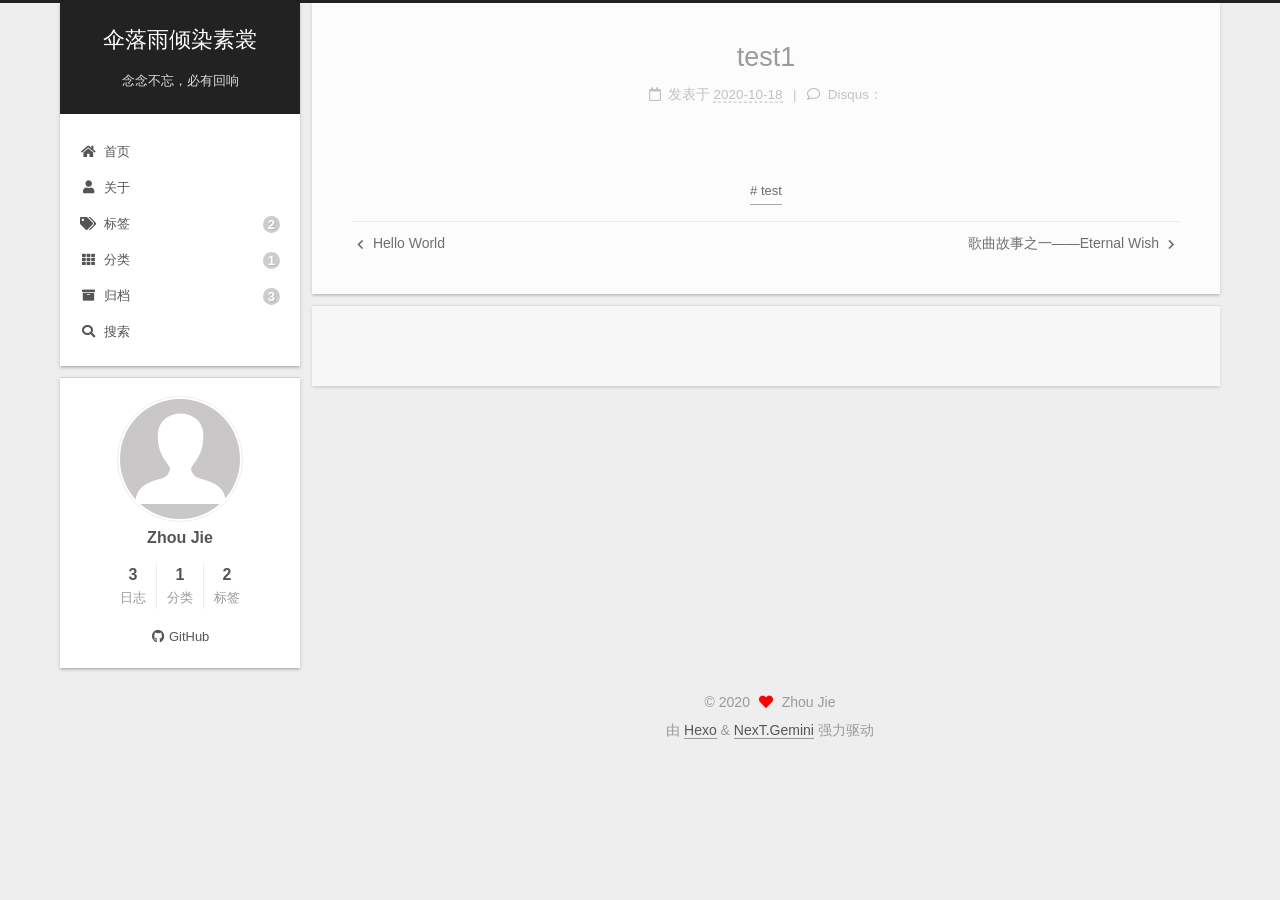
<file: 2020/10/18/test1/index.html>
<!DOCTYPE html>
<html lang="zh-CN">
<head>
  <meta charset="UTF-8">
<meta name="viewport" content="width=device-width, initial-scale=1, maximum-scale=2">
<meta name="theme-color" content="#222">
<meta name="generator" content="Hexo 5.2.0">
  <link rel="apple-touch-icon" sizes="180x180" href="/images/apple-touch-icon-next.png">
  <link rel="icon" type="image/png" sizes="32x32" href="/images/favicon-32x32-next.png">
  <link rel="icon" type="image/png" sizes="16x16" href="/images/favicon-16x16-next.png">
  <link rel="mask-icon" href="/images/logo.svg" color="#222">

<link rel="stylesheet" href="/css/main.css">


<link rel="stylesheet" href="/lib/font-awesome/css/all.min.css">

<script id="hexo-configurations">
    var NexT = window.NexT || {};
    var CONFIG = {"hostname":"example.com","root":"/","scheme":"Gemini","version":"7.8.0","exturl":false,"sidebar":{"position":"left","display":"post","padding":18,"offset":12,"onmobile":false},"copycode":{"enable":false,"show_result":false,"style":null},"back2top":{"enable":true,"sidebar":false,"scrollpercent":false},"bookmark":{"enable":false,"color":"#222","save":"auto"},"fancybox":false,"mediumzoom":false,"lazyload":false,"pangu":false,"comments":{"style":"tabs","active":null,"storage":true,"lazyload":false,"nav":null},"algolia":{"hits":{"per_page":10},"labels":{"input_placeholder":"Search for Posts","hits_empty":"We didn't find any results for the search: ${query}","hits_stats":"${hits} results found in ${time} ms"}},"localsearch":{"enable":true,"trigger":"auto","top_n_per_article":-1,"unescape":false,"preload":false},"motion":{"enable":true,"async":false,"transition":{"post_block":"fadeIn","post_header":"slideDownIn","post_body":"slideDownIn","coll_header":"slideLeftIn","sidebar":"slideUpIn"}},"path":"search.xml"};
  </script>

  <meta property="og:type" content="article">
<meta property="og:title" content="test1">
<meta property="og:url" content="http://example.com/2020/10/18/test1/index.html">
<meta property="og:site_name" content="伞落雨倾染素裳">
<meta property="og:locale" content="zh_CN">
<meta property="article:published_time" content="2020-10-17T17:25:51.000Z">
<meta property="article:modified_time" content="2020-10-17T17:26:45.217Z">
<meta property="article:author" content="Zhou Jie">
<meta property="article:tag" content="test">
<meta name="twitter:card" content="summary">

<link rel="canonical" href="http://example.com/2020/10/18/test1/">


<script id="page-configurations">
  // https://hexo.io/docs/variables.html
  CONFIG.page = {
    sidebar: "",
    isHome : false,
    isPost : true,
    lang   : 'zh-CN'
  };
</script>

  <title>test1 | 伞落雨倾染素裳</title>
  






  <noscript>
  <style>
  .use-motion .brand,
  .use-motion .menu-item,
  .sidebar-inner,
  .use-motion .post-block,
  .use-motion .pagination,
  .use-motion .comments,
  .use-motion .post-header,
  .use-motion .post-body,
  .use-motion .collection-header { opacity: initial; }

  .use-motion .site-title,
  .use-motion .site-subtitle {
    opacity: initial;
    top: initial;
  }

  .use-motion .logo-line-before i { left: initial; }
  .use-motion .logo-line-after i { right: initial; }
  </style>
</noscript>

<link rel="alternate" href="/atom.xml" title="伞落雨倾染素裳" type="application/atom+xml">
</head>

<body itemscope itemtype="http://schema.org/WebPage">
  <div class="container use-motion">
    <div class="headband"></div>

    <header class="header" itemscope itemtype="http://schema.org/WPHeader">
      <div class="header-inner"><div class="site-brand-container">
  <div class="site-nav-toggle">
    <div class="toggle" aria-label="切换导航栏">
      <span class="toggle-line toggle-line-first"></span>
      <span class="toggle-line toggle-line-middle"></span>
      <span class="toggle-line toggle-line-last"></span>
    </div>
  </div>

  <div class="site-meta">

    <a href="/" class="brand" rel="start">
      <span class="logo-line-before"><i></i></span>
      <h1 class="site-title">伞落雨倾染素裳</h1>
      <span class="logo-line-after"><i></i></span>
    </a>
      <p class="site-subtitle" itemprop="description">念念不忘，必有回响</p>
  </div>

  <div class="site-nav-right">
    <div class="toggle popup-trigger">
        <i class="fa fa-search fa-fw fa-lg"></i>
    </div>
  </div>
</div>




<nav class="site-nav">
  <ul id="menu" class="main-menu menu">
        <li class="menu-item menu-item-home">

    <a href="/" rel="section"><i class="fa fa-home fa-fw"></i>首页</a>

  </li>
        <li class="menu-item menu-item-about">

    <a href="/about/" rel="section"><i class="fa fa-user fa-fw"></i>关于</a>

  </li>
        <li class="menu-item menu-item-tags">

    <a href="/tags/" rel="section"><i class="fa fa-tags fa-fw"></i>标签<span class="badge">2</span></a>

  </li>
        <li class="menu-item menu-item-categories">

    <a href="/categories/" rel="section"><i class="fa fa-th fa-fw"></i>分类<span class="badge">1</span></a>

  </li>
        <li class="menu-item menu-item-archives">

    <a href="/archives/" rel="section"><i class="fa fa-archive fa-fw"></i>归档<span class="badge">3</span></a>

  </li>
      <li class="menu-item menu-item-search">
        <a role="button" class="popup-trigger"><i class="fa fa-search fa-fw"></i>搜索
        </a>
      </li>
  </ul>
</nav>



  <div class="search-pop-overlay">
    <div class="popup search-popup">
        <div class="search-header">
  <span class="search-icon">
    <i class="fa fa-search"></i>
  </span>
  <div class="search-input-container">
    <input autocomplete="off" autocapitalize="off"
           placeholder="搜索..." spellcheck="false"
           type="search" class="search-input">
  </div>
  <span class="popup-btn-close">
    <i class="fa fa-times-circle"></i>
  </span>
</div>
<div id="search-result">
  <div id="no-result">
    <i class="fa fa-spinner fa-pulse fa-5x fa-fw"></i>
  </div>
</div>

    </div>
  </div>

</div>
    </header>

    
  <div class="back-to-top">
    <i class="fa fa-arrow-up"></i>
    <span>0%</span>
  </div>


    <main class="main">
      <div class="main-inner">
        <div class="content-wrap">
          

          <div class="content post posts-expand">
            

    
  
  
  <article itemscope itemtype="http://schema.org/Article" class="post-block" lang="zh-CN">
    <link itemprop="mainEntityOfPage" href="http://example.com/2020/10/18/test1/">

    <span hidden itemprop="author" itemscope itemtype="http://schema.org/Person">
      <meta itemprop="image" content="/images/avatar.gif">
      <meta itemprop="name" content="Zhou Jie">
      <meta itemprop="description" content="">
    </span>

    <span hidden itemprop="publisher" itemscope itemtype="http://schema.org/Organization">
      <meta itemprop="name" content="伞落雨倾染素裳">
    </span>
      <header class="post-header">
        <h1 class="post-title" itemprop="name headline">
          test1
        </h1>

        <div class="post-meta">
            <span class="post-meta-item">
              <span class="post-meta-item-icon">
                <i class="far fa-calendar"></i>
              </span>
              <span class="post-meta-item-text">发表于</span>
              

              <time title="创建时间：2020-10-18 01:25:51 / 修改时间：01:26:45" itemprop="dateCreated datePublished" datetime="2020-10-18T01:25:51+08:00">2020-10-18</time>
            </span>

          
  
  <span class="post-meta-item">
    
      <span class="post-meta-item-icon">
        <i class="far fa-comment"></i>
      </span>
      <span class="post-meta-item-text">Disqus：</span>
    
    <a title="disqus" href="/2020/10/18/test1/#disqus_thread" itemprop="discussionUrl">
      <span class="post-comments-count disqus-comment-count" data-disqus-identifier="2020/10/18/test1/" itemprop="commentCount"></span>
    </a>
  </span>
  
  

        </div>
      </header>

    
    
    
    <div class="post-body" itemprop="articleBody">

      
        
    </div>

    
    
    
      


      <footer class="post-footer">
          <div class="post-tags">
              <a href="/tags/test/" rel="tag"># test</a>
          </div>

        


        
    <div class="post-nav">
      <div class="post-nav-item">
    <a href="/2020/10/18/hello-world/" rel="prev" title="Hello World">
      <i class="fa fa-chevron-left"></i> Hello World
    </a></div>
      <div class="post-nav-item">
    <a href="/2020/10/18/Wish/" rel="next" title="歌曲故事之一——Eternal Wish">
      歌曲故事之一——Eternal Wish <i class="fa fa-chevron-right"></i>
    </a></div>
    </div>
      </footer>
    
  </article>
  
  
  



          </div>
          
    
  <div class="comments">
    <div id="disqus_thread">
      <noscript>Please enable JavaScript to view the comments powered by Disqus.</noscript>
    </div>
  </div>
  

<script>
  window.addEventListener('tabs:register', () => {
    let { activeClass } = CONFIG.comments;
    if (CONFIG.comments.storage) {
      activeClass = localStorage.getItem('comments_active') || activeClass;
    }
    if (activeClass) {
      let activeTab = document.querySelector(`a[href="#comment-${activeClass}"]`);
      if (activeTab) {
        activeTab.click();
      }
    }
  });
  if (CONFIG.comments.storage) {
    window.addEventListener('tabs:click', event => {
      if (!event.target.matches('.tabs-comment .tab-content .tab-pane')) return;
      let commentClass = event.target.classList[1];
      localStorage.setItem('comments_active', commentClass);
    });
  }
</script>

        </div>
          
  
  <div class="toggle sidebar-toggle">
    <span class="toggle-line toggle-line-first"></span>
    <span class="toggle-line toggle-line-middle"></span>
    <span class="toggle-line toggle-line-last"></span>
  </div>

  <aside class="sidebar">
    <div class="sidebar-inner">

      <ul class="sidebar-nav motion-element">
        <li class="sidebar-nav-toc">
          文章目录
        </li>
        <li class="sidebar-nav-overview">
          站点概览
        </li>
      </ul>

      <!--noindex-->
      <div class="post-toc-wrap sidebar-panel">
      </div>
      <!--/noindex-->

      <div class="site-overview-wrap sidebar-panel">
        <div class="site-author motion-element" itemprop="author" itemscope itemtype="http://schema.org/Person">
    <img class="site-author-image" itemprop="image" alt="Zhou Jie"
      src="/images/avatar.gif">
  <p class="site-author-name" itemprop="name">Zhou Jie</p>
  <div class="site-description" itemprop="description"></div>
</div>
<div class="site-state-wrap motion-element">
  <nav class="site-state">
      <div class="site-state-item site-state-posts">
          <a href="/archives/">
        
          <span class="site-state-item-count">3</span>
          <span class="site-state-item-name">日志</span>
        </a>
      </div>
      <div class="site-state-item site-state-categories">
            <a href="/categories/">
          
        <span class="site-state-item-count">1</span>
        <span class="site-state-item-name">分类</span></a>
      </div>
      <div class="site-state-item site-state-tags">
            <a href="/tags/">
          
        <span class="site-state-item-count">2</span>
        <span class="site-state-item-name">标签</span></a>
      </div>
  </nav>
</div>
  <div class="links-of-author motion-element">
      <span class="links-of-author-item">
        <a href="https://github.com/jiushizheyang" title="GitHub → https:&#x2F;&#x2F;github.com&#x2F;jiushizheyang" rel="noopener" target="_blank"><i class="fab fa-github fa-fw"></i>GitHub</a>
      </span>
  </div>



      </div>

    </div>
  </aside>
  <div id="sidebar-dimmer"></div>


      </div>
    </main>

    <footer class="footer">
      <div class="footer-inner">
        

        

<div class="copyright">
  
  &copy; 
  <span itemprop="copyrightYear">2020</span>
  <span class="with-love">
    <i class="fa fa-heart"></i>
  </span>
  <span class="author" itemprop="copyrightHolder">Zhou Jie</span>
</div>
  <div class="powered-by">由 <a href="https://hexo.io/" class="theme-link" rel="noopener" target="_blank">Hexo</a> & <a href="https://theme-next.org/" class="theme-link" rel="noopener" target="_blank">NexT.Gemini</a> 强力驱动
  </div>

        








      </div>
    </footer>
  </div>

  
  <script src="/lib/anime.min.js"></script>
  <script src="/lib/velocity/velocity.min.js"></script>
  <script src="/lib/velocity/velocity.ui.min.js"></script>

<script src="/js/utils.js"></script>

<script src="/js/motion.js"></script>


<script src="/js/schemes/pisces.js"></script>


<script src="/js/next-boot.js"></script>




  




  
<script src="/js/local-search.js"></script>













  

  

<script>
  function loadCount() {
    var d = document, s = d.createElement('script');
    s.src = 'https://comment.disqus.com/count.js';
    s.id = 'dsq-count-scr';
    (d.head || d.body).appendChild(s);
  }
  // defer loading until the whole page loading is completed
  window.addEventListener('load', loadCount, false);
</script>
<script>
  var disqus_config = function() {
    this.page.url = "http://example.com/2020/10/18/test1/";
    this.page.identifier = "2020/10/18/test1/";
    this.page.title = "test1";
    };
  NexT.utils.loadComments(document.querySelector('#disqus_thread'), () => {
    if (window.DISQUS) {
      DISQUS.reset({
        reload: true,
        config: disqus_config
      });
    } else {
      var d = document, s = d.createElement('script');
      s.src = 'https://comment.disqus.com/embed.js';
      s.setAttribute('data-timestamp', '' + +new Date());
      (d.head || d.body).appendChild(s);
    }
  });
</script>

</body>
</html>
</file>
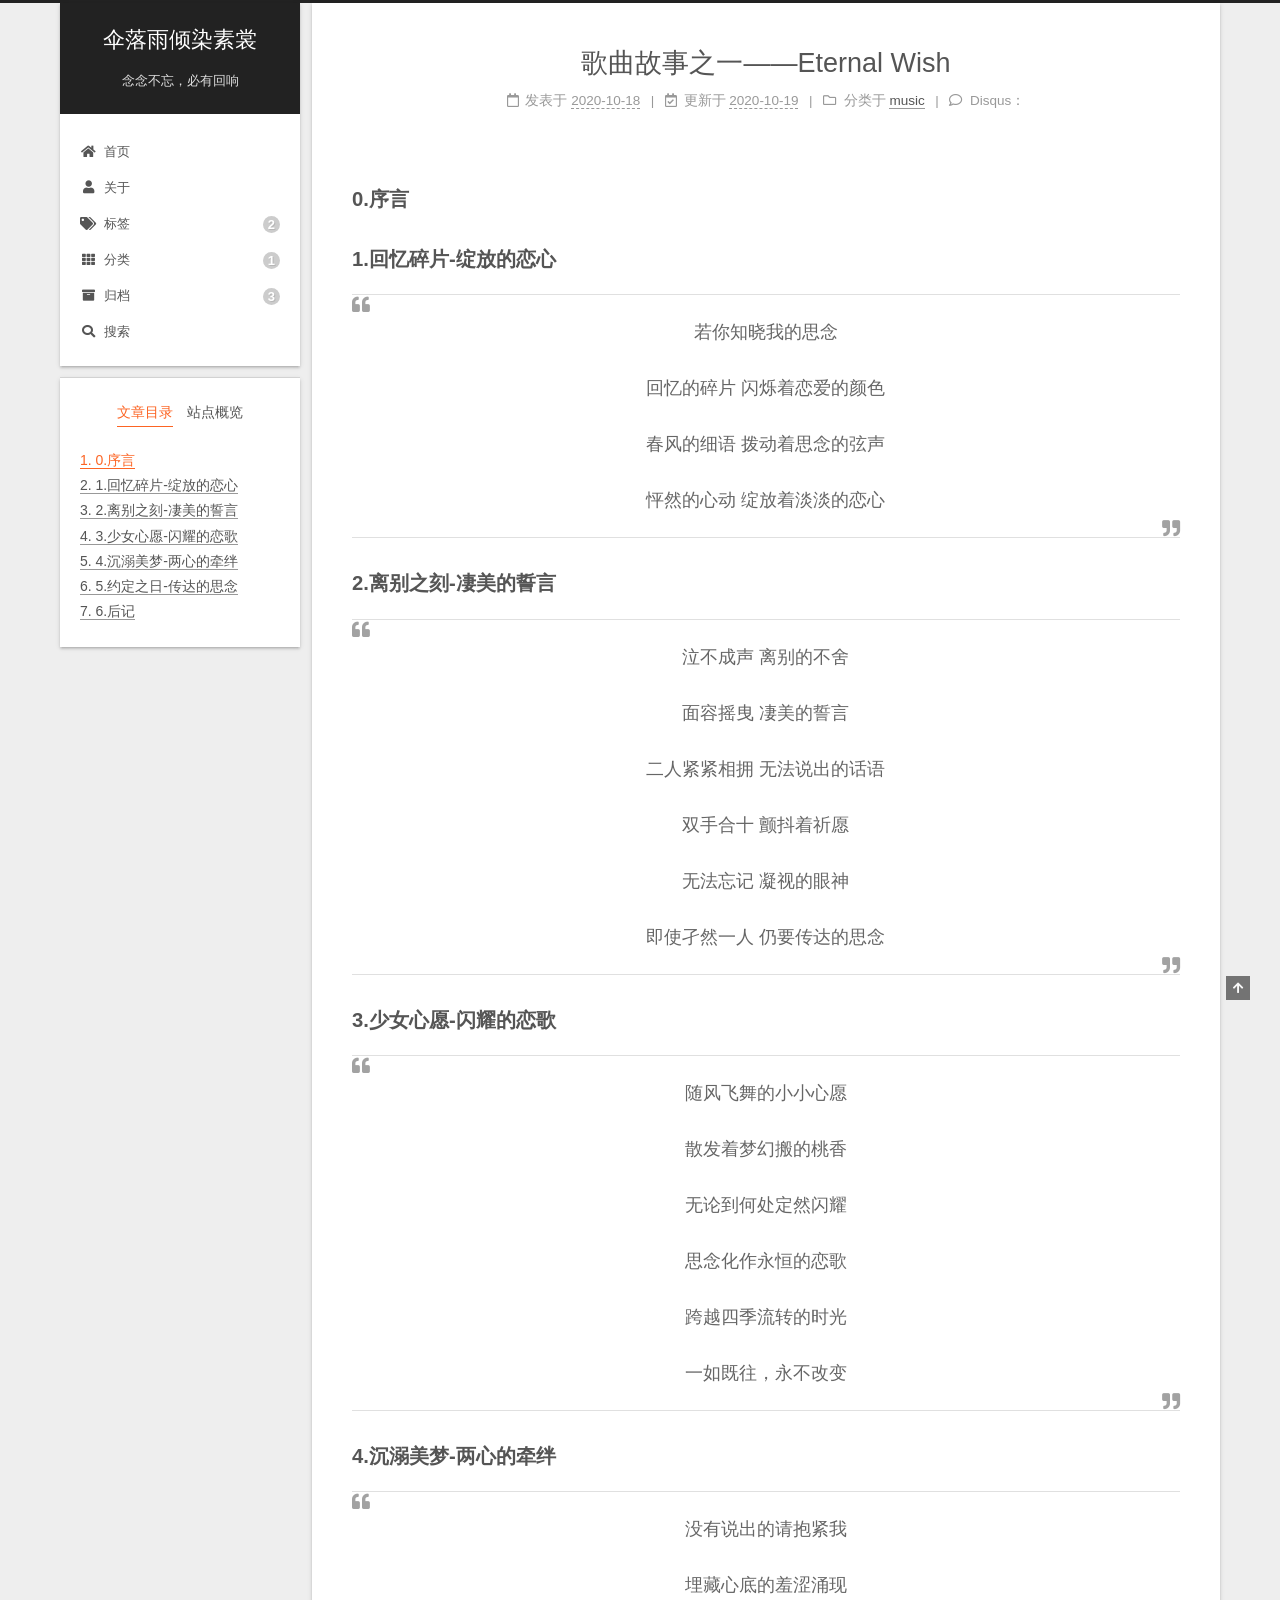
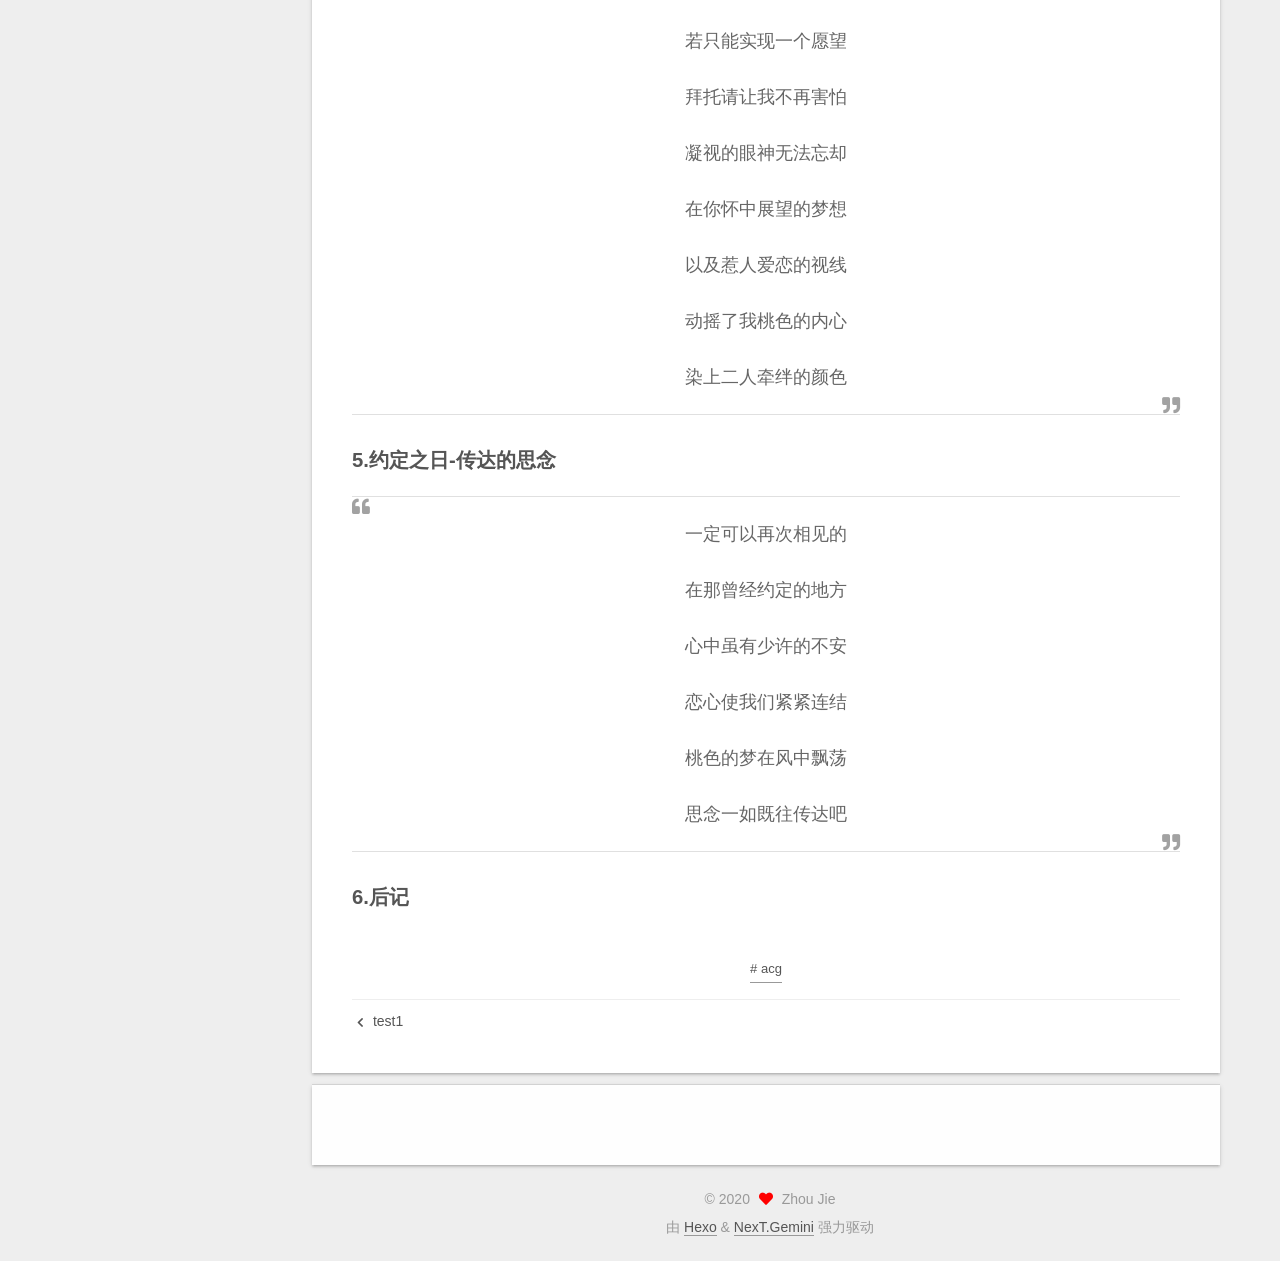
<file: 2020/10/18/Wish/index.html>
<!DOCTYPE html>
<html lang="zh-CN">
<head>
  <meta charset="UTF-8">
<meta name="viewport" content="width=device-width, initial-scale=1, maximum-scale=2">
<meta name="theme-color" content="#222">
<meta name="generator" content="Hexo 5.2.0">
  <link rel="apple-touch-icon" sizes="180x180" href="/images/apple-touch-icon-next.png">
  <link rel="icon" type="image/png" sizes="32x32" href="/images/favicon-32x32-next.png">
  <link rel="icon" type="image/png" sizes="16x16" href="/images/favicon-16x16-next.png">
  <link rel="mask-icon" href="/images/logo.svg" color="#222">

<link rel="stylesheet" href="/css/main.css">


<link rel="stylesheet" href="/lib/font-awesome/css/all.min.css">

<script id="hexo-configurations">
    var NexT = window.NexT || {};
    var CONFIG = {"hostname":"example.com","root":"/","scheme":"Gemini","version":"7.8.0","exturl":false,"sidebar":{"position":"left","display":"post","padding":18,"offset":12,"onmobile":false},"copycode":{"enable":false,"show_result":false,"style":null},"back2top":{"enable":true,"sidebar":false,"scrollpercent":false},"bookmark":{"enable":false,"color":"#222","save":"auto"},"fancybox":false,"mediumzoom":false,"lazyload":false,"pangu":false,"comments":{"style":"tabs","active":null,"storage":true,"lazyload":false,"nav":null},"algolia":{"hits":{"per_page":10},"labels":{"input_placeholder":"Search for Posts","hits_empty":"We didn't find any results for the search: ${query}","hits_stats":"${hits} results found in ${time} ms"}},"localsearch":{"enable":true,"trigger":"auto","top_n_per_article":-1,"unescape":false,"preload":false},"motion":{"enable":true,"async":false,"transition":{"post_block":"fadeIn","post_header":"slideDownIn","post_body":"slideDownIn","coll_header":"slideLeftIn","sidebar":"slideUpIn"}},"path":"search.xml"};
  </script>

  <meta name="description" content="0.序言1.回忆碎片-绽放的恋心                          若你知晓我的思念 回忆的碎片 闪烁着恋爱的颜色 春风的细语 拨动着思念的弦声  怦然的心动 绽放着淡淡的恋心">
<meta property="og:type" content="article">
<meta property="og:title" content="歌曲故事之一——Eternal Wish">
<meta property="og:url" content="http://example.com/2020/10/18/Wish/index.html">
<meta property="og:site_name" content="伞落雨倾染素裳">
<meta property="og:description" content="0.序言1.回忆碎片-绽放的恋心                          若你知晓我的思念 回忆的碎片 闪烁着恋爱的颜色 春风的细语 拨动着思念的弦声  怦然的心动 绽放着淡淡的恋心">
<meta property="og:locale" content="zh_CN">
<meta property="article:published_time" content="2020-10-18T02:41:00.000Z">
<meta property="article:modified_time" content="2020-10-18T16:40:11.355Z">
<meta property="article:author" content="Zhou Jie">
<meta property="article:tag" content="acg">
<meta name="twitter:card" content="summary">

<link rel="canonical" href="http://example.com/2020/10/18/Wish/">


<script id="page-configurations">
  // https://hexo.io/docs/variables.html
  CONFIG.page = {
    sidebar: "",
    isHome : false,
    isPost : true,
    lang   : 'zh-CN'
  };
</script>

  <title>歌曲故事之一——Eternal Wish | 伞落雨倾染素裳</title>
  






  <noscript>
  <style>
  .use-motion .brand,
  .use-motion .menu-item,
  .sidebar-inner,
  .use-motion .post-block,
  .use-motion .pagination,
  .use-motion .comments,
  .use-motion .post-header,
  .use-motion .post-body,
  .use-motion .collection-header { opacity: initial; }

  .use-motion .site-title,
  .use-motion .site-subtitle {
    opacity: initial;
    top: initial;
  }

  .use-motion .logo-line-before i { left: initial; }
  .use-motion .logo-line-after i { right: initial; }
  </style>
</noscript>

<link rel="alternate" href="/atom.xml" title="伞落雨倾染素裳" type="application/atom+xml">
</head>

<body itemscope itemtype="http://schema.org/WebPage">
  <div class="container use-motion">
    <div class="headband"></div>

    <header class="header" itemscope itemtype="http://schema.org/WPHeader">
      <div class="header-inner"><div class="site-brand-container">
  <div class="site-nav-toggle">
    <div class="toggle" aria-label="切换导航栏">
      <span class="toggle-line toggle-line-first"></span>
      <span class="toggle-line toggle-line-middle"></span>
      <span class="toggle-line toggle-line-last"></span>
    </div>
  </div>

  <div class="site-meta">

    <a href="/" class="brand" rel="start">
      <span class="logo-line-before"><i></i></span>
      <h1 class="site-title">伞落雨倾染素裳</h1>
      <span class="logo-line-after"><i></i></span>
    </a>
      <p class="site-subtitle" itemprop="description">念念不忘，必有回响</p>
  </div>

  <div class="site-nav-right">
    <div class="toggle popup-trigger">
        <i class="fa fa-search fa-fw fa-lg"></i>
    </div>
  </div>
</div>




<nav class="site-nav">
  <ul id="menu" class="main-menu menu">
        <li class="menu-item menu-item-home">

    <a href="/" rel="section"><i class="fa fa-home fa-fw"></i>首页</a>

  </li>
        <li class="menu-item menu-item-about">

    <a href="/about/" rel="section"><i class="fa fa-user fa-fw"></i>关于</a>

  </li>
        <li class="menu-item menu-item-tags">

    <a href="/tags/" rel="section"><i class="fa fa-tags fa-fw"></i>标签<span class="badge">2</span></a>

  </li>
        <li class="menu-item menu-item-categories">

    <a href="/categories/" rel="section"><i class="fa fa-th fa-fw"></i>分类<span class="badge">1</span></a>

  </li>
        <li class="menu-item menu-item-archives">

    <a href="/archives/" rel="section"><i class="fa fa-archive fa-fw"></i>归档<span class="badge">3</span></a>

  </li>
      <li class="menu-item menu-item-search">
        <a role="button" class="popup-trigger"><i class="fa fa-search fa-fw"></i>搜索
        </a>
      </li>
  </ul>
</nav>



  <div class="search-pop-overlay">
    <div class="popup search-popup">
        <div class="search-header">
  <span class="search-icon">
    <i class="fa fa-search"></i>
  </span>
  <div class="search-input-container">
    <input autocomplete="off" autocapitalize="off"
           placeholder="搜索..." spellcheck="false"
           type="search" class="search-input">
  </div>
  <span class="popup-btn-close">
    <i class="fa fa-times-circle"></i>
  </span>
</div>
<div id="search-result">
  <div id="no-result">
    <i class="fa fa-spinner fa-pulse fa-5x fa-fw"></i>
  </div>
</div>

    </div>
  </div>

</div>
    </header>

    
  <div class="back-to-top">
    <i class="fa fa-arrow-up"></i>
    <span>0%</span>
  </div>


    <main class="main">
      <div class="main-inner">
        <div class="content-wrap">
          

          <div class="content post posts-expand">
            

    
  
  
  <article itemscope itemtype="http://schema.org/Article" class="post-block" lang="zh-CN">
    <link itemprop="mainEntityOfPage" href="http://example.com/2020/10/18/Wish/">

    <span hidden itemprop="author" itemscope itemtype="http://schema.org/Person">
      <meta itemprop="image" content="/images/avatar.gif">
      <meta itemprop="name" content="Zhou Jie">
      <meta itemprop="description" content="">
    </span>

    <span hidden itemprop="publisher" itemscope itemtype="http://schema.org/Organization">
      <meta itemprop="name" content="伞落雨倾染素裳">
    </span>
      <header class="post-header">
        <h1 class="post-title" itemprop="name headline">
          歌曲故事之一——Eternal Wish
        </h1>

        <div class="post-meta">
            <span class="post-meta-item">
              <span class="post-meta-item-icon">
                <i class="far fa-calendar"></i>
              </span>
              <span class="post-meta-item-text">发表于</span>

              <time title="创建时间：2020-10-18 10:41:00" itemprop="dateCreated datePublished" datetime="2020-10-18T10:41:00+08:00">2020-10-18</time>
            </span>
              <span class="post-meta-item">
                <span class="post-meta-item-icon">
                  <i class="far fa-calendar-check"></i>
                </span>
                <span class="post-meta-item-text">更新于</span>
                <time title="修改时间：2020-10-19 00:40:11" itemprop="dateModified" datetime="2020-10-19T00:40:11+08:00">2020-10-19</time>
              </span>
            <span class="post-meta-item">
              <span class="post-meta-item-icon">
                <i class="far fa-folder"></i>
              </span>
              <span class="post-meta-item-text">分类于</span>
                <span itemprop="about" itemscope itemtype="http://schema.org/Thing">
                  <a href="/categories/music/" itemprop="url" rel="index"><span itemprop="name">music</span></a>
                </span>
            </span>

          
  
  <span class="post-meta-item">
    
      <span class="post-meta-item-icon">
        <i class="far fa-comment"></i>
      </span>
      <span class="post-meta-item-text">Disqus：</span>
    
    <a title="disqus" href="/2020/10/18/Wish/#disqus_thread" itemprop="discussionUrl">
      <span class="post-comments-count disqus-comment-count" data-disqus-identifier="2020/10/18/Wish/" itemprop="commentCount"></span>
    </a>
  </span>
  
  

        </div>
      </header>

    
    
    
    <div class="post-body" itemprop="articleBody">

      
        <h4 id="0-序言"><a href="#0-序言" class="headerlink" title="0.序言"></a>0.序言</h4><h4 id="1-回忆碎片-绽放的恋心"><a href="#1-回忆碎片-绽放的恋心" class="headerlink" title="1.回忆碎片-绽放的恋心"></a>1.回忆碎片-绽放的恋心</h4><blockquote class="blockquote-center">
            <i class="fa fa-quote-left"></i>
            <p>若你知晓我的思念</p>
<p>回忆的碎片 闪烁着恋爱的颜色</p>
<p>春风的细语 拨动着思念的弦声 </p>
<p>怦然的心动 绽放着淡淡的恋心</p>

            <i class="fa fa-quote-right"></i>
          </blockquote>

<a id="more"></a>

<h4 id="2-离别之刻-凄美的誓言"><a href="#2-离别之刻-凄美的誓言" class="headerlink" title="2.离别之刻-凄美的誓言"></a>2.离别之刻-凄美的誓言</h4><blockquote class="blockquote-center">
            <i class="fa fa-quote-left"></i>
            <p>泣不成声 离别的不舍</p>
<p>面容摇曳 凄美的誓言</p>
<p>二人紧紧相拥 无法说出的话语</p>
<p>双手合十 颤抖着祈愿</p>
<p>无法忘记 凝视的眼神 </p>
<p>即使孑然一人 仍要传达的思念</p>

            <i class="fa fa-quote-right"></i>
          </blockquote>



<h4 id="3-少女心愿-闪耀的恋歌"><a href="#3-少女心愿-闪耀的恋歌" class="headerlink" title="3.少女心愿-闪耀的恋歌"></a>3.少女心愿-闪耀的恋歌</h4><blockquote class="blockquote-center">
            <i class="fa fa-quote-left"></i>
            <p>随风飞舞的小小心愿 </p>
<p>散发着梦幻搬的桃香</p>
<p>无论到何处定然闪耀</p>
<p>思念化作永恒的恋歌</p>
<p>跨越四季流转的时光</p>
<p>一如既往，永不改变</p>

            <i class="fa fa-quote-right"></i>
          </blockquote>





<h4 id="4-沉溺美梦-两心的牵绊"><a href="#4-沉溺美梦-两心的牵绊" class="headerlink" title="4.沉溺美梦-两心的牵绊"></a>4.沉溺美梦-两心的牵绊</h4><blockquote class="blockquote-center">
            <i class="fa fa-quote-left"></i>
            <p>没有说出的请抱紧我</p>
<p>埋藏心底的羞涩涌现</p>
<p>若只能实现一个愿望</p>
<p>拜托请让我不再害怕</p>
<p>凝视的眼神无法忘却</p>
<p>在你怀中展望的梦想</p>
<p>以及惹人爱恋的视线</p>
<p>动摇了我桃色的内心</p>
<p>染上二人牵绊的颜色</p>

            <i class="fa fa-quote-right"></i>
          </blockquote>


<h4 id="5-约定之日-传达的思念"><a href="#5-约定之日-传达的思念" class="headerlink" title="5.约定之日-传达的思念"></a>5.约定之日-传达的思念</h4><blockquote class="blockquote-center">
            <i class="fa fa-quote-left"></i>
            <p>一定可以再次相见的</p>
<p>在那曾经约定的地方</p>
<p>心中虽有少许的不安</p>
<p>恋心使我们紧紧连结</p>
<p>桃色的梦在风中飘荡</p>
<p>思念一如既往传达吧</p>

            <i class="fa fa-quote-right"></i>
          </blockquote>

<h4 id="6-后记"><a href="#6-后记" class="headerlink" title="6.后记"></a>6.后记</h4>
    </div>

    
    
    
      


      <footer class="post-footer">
          <div class="post-tags">
              <a href="/tags/acg/" rel="tag"># acg</a>
          </div>

        


        
    <div class="post-nav">
      <div class="post-nav-item">
    <a href="/2020/10/18/test1/" rel="prev" title="test1">
      <i class="fa fa-chevron-left"></i> test1
    </a></div>
      <div class="post-nav-item"></div>
    </div>
      </footer>
    
  </article>
  
  
  



          </div>
          
    
  <div class="comments">
    <div id="disqus_thread">
      <noscript>Please enable JavaScript to view the comments powered by Disqus.</noscript>
    </div>
  </div>
  

<script>
  window.addEventListener('tabs:register', () => {
    let { activeClass } = CONFIG.comments;
    if (CONFIG.comments.storage) {
      activeClass = localStorage.getItem('comments_active') || activeClass;
    }
    if (activeClass) {
      let activeTab = document.querySelector(`a[href="#comment-${activeClass}"]`);
      if (activeTab) {
        activeTab.click();
      }
    }
  });
  if (CONFIG.comments.storage) {
    window.addEventListener('tabs:click', event => {
      if (!event.target.matches('.tabs-comment .tab-content .tab-pane')) return;
      let commentClass = event.target.classList[1];
      localStorage.setItem('comments_active', commentClass);
    });
  }
</script>

        </div>
          
  
  <div class="toggle sidebar-toggle">
    <span class="toggle-line toggle-line-first"></span>
    <span class="toggle-line toggle-line-middle"></span>
    <span class="toggle-line toggle-line-last"></span>
  </div>

  <aside class="sidebar">
    <div class="sidebar-inner">

      <ul class="sidebar-nav motion-element">
        <li class="sidebar-nav-toc">
          文章目录
        </li>
        <li class="sidebar-nav-overview">
          站点概览
        </li>
      </ul>

      <!--noindex-->
      <div class="post-toc-wrap sidebar-panel">
          <div class="post-toc motion-element"><ol class="nav"><li class="nav-item nav-level-4"><a class="nav-link" href="#0-%E5%BA%8F%E8%A8%80"><span class="nav-number">1.</span> <span class="nav-text">0.序言</span></a></li><li class="nav-item nav-level-4"><a class="nav-link" href="#1-%E5%9B%9E%E5%BF%86%E7%A2%8E%E7%89%87-%E7%BB%BD%E6%94%BE%E7%9A%84%E6%81%8B%E5%BF%83"><span class="nav-number">2.</span> <span class="nav-text">1.回忆碎片-绽放的恋心</span></a></li><li class="nav-item nav-level-4"><a class="nav-link" href="#2-%E7%A6%BB%E5%88%AB%E4%B9%8B%E5%88%BB-%E5%87%84%E7%BE%8E%E7%9A%84%E8%AA%93%E8%A8%80"><span class="nav-number">3.</span> <span class="nav-text">2.离别之刻-凄美的誓言</span></a></li><li class="nav-item nav-level-4"><a class="nav-link" href="#3-%E5%B0%91%E5%A5%B3%E5%BF%83%E6%84%BF-%E9%97%AA%E8%80%80%E7%9A%84%E6%81%8B%E6%AD%8C"><span class="nav-number">4.</span> <span class="nav-text">3.少女心愿-闪耀的恋歌</span></a></li><li class="nav-item nav-level-4"><a class="nav-link" href="#4-%E6%B2%89%E6%BA%BA%E7%BE%8E%E6%A2%A6-%E4%B8%A4%E5%BF%83%E7%9A%84%E7%89%B5%E7%BB%8A"><span class="nav-number">5.</span> <span class="nav-text">4.沉溺美梦-两心的牵绊</span></a></li><li class="nav-item nav-level-4"><a class="nav-link" href="#5-%E7%BA%A6%E5%AE%9A%E4%B9%8B%E6%97%A5-%E4%BC%A0%E8%BE%BE%E7%9A%84%E6%80%9D%E5%BF%B5"><span class="nav-number">6.</span> <span class="nav-text">5.约定之日-传达的思念</span></a></li><li class="nav-item nav-level-4"><a class="nav-link" href="#6-%E5%90%8E%E8%AE%B0"><span class="nav-number">7.</span> <span class="nav-text">6.后记</span></a></li></ol></div>
      </div>
      <!--/noindex-->

      <div class="site-overview-wrap sidebar-panel">
        <div class="site-author motion-element" itemprop="author" itemscope itemtype="http://schema.org/Person">
    <img class="site-author-image" itemprop="image" alt="Zhou Jie"
      src="/images/avatar.gif">
  <p class="site-author-name" itemprop="name">Zhou Jie</p>
  <div class="site-description" itemprop="description"></div>
</div>
<div class="site-state-wrap motion-element">
  <nav class="site-state">
      <div class="site-state-item site-state-posts">
          <a href="/archives/">
        
          <span class="site-state-item-count">3</span>
          <span class="site-state-item-name">日志</span>
        </a>
      </div>
      <div class="site-state-item site-state-categories">
            <a href="/categories/">
          
        <span class="site-state-item-count">1</span>
        <span class="site-state-item-name">分类</span></a>
      </div>
      <div class="site-state-item site-state-tags">
            <a href="/tags/">
          
        <span class="site-state-item-count">2</span>
        <span class="site-state-item-name">标签</span></a>
      </div>
  </nav>
</div>
  <div class="links-of-author motion-element">
      <span class="links-of-author-item">
        <a href="https://github.com/jiushizheyang" title="GitHub → https:&#x2F;&#x2F;github.com&#x2F;jiushizheyang" rel="noopener" target="_blank"><i class="fab fa-github fa-fw"></i>GitHub</a>
      </span>
  </div>



      </div>

    </div>
  </aside>
  <div id="sidebar-dimmer"></div>


      </div>
    </main>

    <footer class="footer">
      <div class="footer-inner">
        

        

<div class="copyright">
  
  &copy; 
  <span itemprop="copyrightYear">2020</span>
  <span class="with-love">
    <i class="fa fa-heart"></i>
  </span>
  <span class="author" itemprop="copyrightHolder">Zhou Jie</span>
</div>
  <div class="powered-by">由 <a href="https://hexo.io/" class="theme-link" rel="noopener" target="_blank">Hexo</a> & <a href="https://theme-next.org/" class="theme-link" rel="noopener" target="_blank">NexT.Gemini</a> 强力驱动
  </div>

        








      </div>
    </footer>
  </div>

  
  <script src="/lib/anime.min.js"></script>
  <script src="/lib/velocity/velocity.min.js"></script>
  <script src="/lib/velocity/velocity.ui.min.js"></script>

<script src="/js/utils.js"></script>

<script src="/js/motion.js"></script>


<script src="/js/schemes/pisces.js"></script>


<script src="/js/next-boot.js"></script>




  




  
<script src="/js/local-search.js"></script>













  

  

<script>
  function loadCount() {
    var d = document, s = d.createElement('script');
    s.src = 'https://comment.disqus.com/count.js';
    s.id = 'dsq-count-scr';
    (d.head || d.body).appendChild(s);
  }
  // defer loading until the whole page loading is completed
  window.addEventListener('load', loadCount, false);
</script>
<script>
  var disqus_config = function() {
    this.page.url = "http://example.com/2020/10/18/Wish/";
    this.page.identifier = "2020/10/18/Wish/";
    this.page.title = "歌曲故事之一——Eternal Wish";
    };
  NexT.utils.loadComments(document.querySelector('#disqus_thread'), () => {
    if (window.DISQUS) {
      DISQUS.reset({
        reload: true,
        config: disqus_config
      });
    } else {
      var d = document, s = d.createElement('script');
      s.src = 'https://comment.disqus.com/embed.js';
      s.setAttribute('data-timestamp', '' + +new Date());
      (d.head || d.body).appendChild(s);
    }
  });
</script>

</body>
</html>
</file>
<file: css/main.css>
:root {
  --body-bg-color: #eee;
  --content-bg-color: #fff;
  --card-bg-color: #f5f5f5;
  --text-color: #555;
  --blockquote-color: #666;
  --link-color: #555;
  --link-hover-color: #222;
  --brand-color: #fff;
  --brand-hover-color: #fff;
  --table-row-odd-bg-color: #f9f9f9;
  --table-row-hover-bg-color: #f5f5f5;
  --menu-item-bg-color: #f5f5f5;
  --btn-default-bg: #fff;
  --btn-default-color: #555;
  --btn-default-border-color: #555;
  --btn-default-hover-bg: #222;
  --btn-default-hover-color: #fff;
  --btn-default-hover-border-color: #222;
}
html {
  line-height: 1.15; /* 1 */
  -webkit-text-size-adjust: 100%; /* 2 */
}
body {
  margin: 0;
}
main {
  display: block;
}
h1 {
  font-size: 2em;
  margin: 0.67em 0;
}
hr {
  box-sizing: content-box; /* 1 */
  height: 0; /* 1 */
  overflow: visible; /* 2 */
}
pre {
  font-family: monospace, monospace; /* 1 */
  font-size: 1em; /* 2 */
}
a {
  background: transparent;
}
abbr[title] {
  border-bottom: none; /* 1 */
  text-decoration: underline; /* 2 */
  text-decoration: underline dotted; /* 2 */
}
b,
strong {
  font-weight: bolder;
}
code,
kbd,
samp {
  font-family: monospace, monospace; /* 1 */
  font-size: 1em; /* 2 */
}
small {
  font-size: 80%;
}
sub,
sup {
  font-size: 75%;
  line-height: 0;
  position: relative;
  vertical-align: baseline;
}
sub {
  bottom: -0.25em;
}
sup {
  top: -0.5em;
}
img {
  border-style: none;
}
button,
input,
optgroup,
select,
textarea {
  font-family: inherit; /* 1 */
  font-size: 100%; /* 1 */
  line-height: 1.15; /* 1 */
  margin: 0; /* 2 */
}
button,
input {
/* 1 */
  overflow: visible;
}
button,
select {
/* 1 */
  text-transform: none;
}
button,
[type='button'],
[type='reset'],
[type='submit'] {
  -webkit-appearance: button;
}
button::-moz-focus-inner,
[type='button']::-moz-focus-inner,
[type='reset']::-moz-focus-inner,
[type='submit']::-moz-focus-inner {
  border-style: none;
  padding: 0;
}
button:-moz-focusring,
[type='button']:-moz-focusring,
[type='reset']:-moz-focusring,
[type='submit']:-moz-focusring {
  outline: 1px dotted ButtonText;
}
fieldset {
  padding: 0.35em 0.75em 0.625em;
}
legend {
  box-sizing: border-box; /* 1 */
  color: inherit; /* 2 */
  display: table; /* 1 */
  max-width: 100%; /* 1 */
  padding: 0; /* 3 */
  white-space: normal; /* 1 */
}
progress {
  vertical-align: baseline;
}
textarea {
  overflow: auto;
}
[type='checkbox'],
[type='radio'] {
  box-sizing: border-box; /* 1 */
  padding: 0; /* 2 */
}
[type='number']::-webkit-inner-spin-button,
[type='number']::-webkit-outer-spin-button {
  height: auto;
}
[type='search'] {
  outline-offset: -2px; /* 2 */
  -webkit-appearance: textfield; /* 1 */
}
[type='search']::-webkit-search-decoration {
  -webkit-appearance: none;
}
::-webkit-file-upload-button {
  font: inherit; /* 2 */
  -webkit-appearance: button; /* 1 */
}
details {
  display: block;
}
summary {
  display: list-item;
}
template {
  display: none;
}
[hidden] {
  display: none;
}
::selection {
  background: #262a30;
  color: #eee;
}
html,
body {
  height: 100%;
}
body {
  background: var(--body-bg-color);
  color: var(--text-color);
  font-family: 'Lato', "PingFang SC", "Microsoft YaHei", sans-serif;
  font-size: 1em;
  line-height: 2;
}
@media (max-width: 991px) {
  body {
    padding-left: 0 !important;
    padding-right: 0 !important;
  }
}
h1,
h2,
h3,
h4,
h5,
h6 {
  font-family: 'Lato', "PingFang SC", "Microsoft YaHei", sans-serif;
  font-weight: bold;
  line-height: 1.5;
  margin: 20px 0 15px;
}
h1 {
  font-size: 1.5em;
}
h2 {
  font-size: 1.375em;
}
h3 {
  font-size: 1.25em;
}
h4 {
  font-size: 1.125em;
}
h5 {
  font-size: 1em;
}
h6 {
  font-size: 0.875em;
}
p {
  margin: 0 0 20px 0;
}
a,
span.exturl {
  border-bottom: 1px solid #999;
  color: var(--link-color);
  outline: 0;
  text-decoration: none;
  overflow-wrap: break-word;
  word-wrap: break-word;
  cursor: pointer;
}
a:hover,
span.exturl:hover {
  border-bottom-color: var(--link-hover-color);
  color: var(--link-hover-color);
}
iframe,
img,
video {
  display: block;
  margin-left: auto;
  margin-right: auto;
  max-width: 100%;
}
hr {
  background-image: repeating-linear-gradient(-45deg, #ddd, #ddd 4px, transparent 4px, transparent 8px);
  border: 0;
  height: 3px;
  margin: 40px 0;
}
blockquote {
  border-left: 4px solid #ddd;
  color: var(--blockquote-color);
  margin: 0;
  padding: 0 15px;
}
blockquote cite::before {
  content: '-';
  padding: 0 5px;
}
dt {
  font-weight: bold;
}
dd {
  margin: 0;
  padding: 0;
}
kbd {
  background-color: #f5f5f5;
  background-image: linear-gradient(#eee, #fff, #eee);
  border: 1px solid #ccc;
  border-radius: 0.2em;
  box-shadow: 0.1em 0.1em 0.2em rgba(0,0,0,0.1);
  color: #555;
  font-family: inherit;
  padding: 0.1em 0.3em;
  white-space: nowrap;
}
.table-container {
  overflow: auto;
}
table {
  border-collapse: collapse;
  border-spacing: 0;
  font-size: 0.875em;
  margin: 0 0 20px 0;
  width: 100%;
}
tbody tr:nth-of-type(odd) {
  background: var(--table-row-odd-bg-color);
}
tbody tr:hover {
  background: var(--table-row-hover-bg-color);
}
caption,
th,
td {
  font-weight: normal;
  padding: 8px;
  vertical-align: middle;
}
th,
td {
  border: 1px solid #ddd;
  border-bottom: 3px solid #ddd;
}
th {
  font-weight: 700;
  padding-bottom: 10px;
}
td {
  border-bottom-width: 1px;
}
.btn {
  background: var(--btn-default-bg);
  border: 2px solid var(--btn-default-border-color);
  border-radius: 2px;
  color: var(--btn-default-color);
  display: inline-block;
  font-size: 0.875em;
  line-height: 2;
  padding: 0 20px;
  text-decoration: none;
  transition-property: background-color;
  transition-delay: 0s;
  transition-duration: 0.2s;
  transition-timing-function: ease-in-out;
}
.btn:hover {
  background: var(--btn-default-hover-bg);
  border-color: var(--btn-default-hover-border-color);
  color: var(--btn-default-hover-color);
}
.btn + .btn {
  margin: 0 0 8px 8px;
}
.btn .fa-fw {
  text-align: left;
  width: 1.285714285714286em;
}
.toggle {
  line-height: 0;
}
.toggle .toggle-line {
  background: #fff;
  display: inline-block;
  height: 2px;
  left: 0;
  position: relative;
  top: 0;
  transition: all 0.4s;
  vertical-align: top;
  width: 100%;
}
.toggle .toggle-line:not(:first-child) {
  margin-top: 3px;
}
.toggle.toggle-arrow .toggle-line-first {
  left: 50%;
  top: 2px;
  transform: rotate(45deg);
  width: 50%;
}
.toggle.toggle-arrow .toggle-line-middle {
  left: 2px;
  width: 90%;
}
.toggle.toggle-arrow .toggle-line-last {
  left: 50%;
  top: -2px;
  transform: rotate(-45deg);
  width: 50%;
}
.toggle.toggle-close .toggle-line-first {
  transform: rotate(-45deg);
  top: 5px;
}
.toggle.toggle-close .toggle-line-middle {
  opacity: 0;
}
.toggle.toggle-close .toggle-line-last {
  transform: rotate(45deg);
  top: -5px;
}
.highlight,
pre {
  background: #f7f7f7;
  color: #4d4d4c;
  line-height: 1.6;
  margin: 0 auto 20px;
}
pre,
code {
  font-family: consolas, Menlo, monospace, "PingFang SC", "Microsoft YaHei";
}
code {
  background: #eee;
  border-radius: 3px;
  color: #555;
  padding: 2px 4px;
  overflow-wrap: break-word;
  word-wrap: break-word;
}
.highlight *::selection {
  background: #d6d6d6;
}
.highlight pre {
  border: 0;
  margin: 0;
  padding: 10px 0;
}
.highlight table {
  border: 0;
  margin: 0;
  width: auto;
}
.highlight td {
  border: 0;
  padding: 0;
}
.highlight figcaption {
  background: #eff2f3;
  color: #4d4d4c;
  display: flex;
  font-size: 0.875em;
  justify-content: space-between;
  line-height: 1.2;
  padding: 0.5em;
}
.highlight figcaption a {
  color: #4d4d4c;
}
.highlight figcaption a:hover {
  border-bottom-color: #4d4d4c;
}
.highlight .gutter {
  -moz-user-select: none;
  -ms-user-select: none;
  -webkit-user-select: none;
  user-select: none;
}
.highlight .gutter pre {
  background: #eff2f3;
  color: #869194;
  padding-left: 10px;
  padding-right: 10px;
  text-align: right;
}
.highlight .code pre {
  background: #f7f7f7;
  padding-left: 10px;
  width: 100%;
}
.gist table {
  width: auto;
}
.gist table td {
  border: 0;
}
pre {
  overflow: auto;
  padding: 10px;
}
pre code {
  background: none;
  color: #4d4d4c;
  font-size: 0.875em;
  padding: 0;
  text-shadow: none;
}
pre .deletion {
  background: #fdd;
}
pre .addition {
  background: #dfd;
}
pre .meta {
  color: #eab700;
  -moz-user-select: none;
  -ms-user-select: none;
  -webkit-user-select: none;
  user-select: none;
}
pre .comment {
  color: #8e908c;
}
pre .variable,
pre .attribute,
pre .tag,
pre .name,
pre .regexp,
pre .ruby .constant,
pre .xml .tag .title,
pre .xml .pi,
pre .xml .doctype,
pre .html .doctype,
pre .css .id,
pre .css .class,
pre .css .pseudo {
  color: #c82829;
}
pre .number,
pre .preprocessor,
pre .built_in,
pre .builtin-name,
pre .literal,
pre .params,
pre .constant,
pre .command {
  color: #f5871f;
}
pre .ruby .class .title,
pre .css .rules .attribute,
pre .string,
pre .symbol,
pre .value,
pre .inheritance,
pre .header,
pre .ruby .symbol,
pre .xml .cdata,
pre .special,
pre .formula {
  color: #718c00;
}
pre .title,
pre .css .hexcolor {
  color: #3e999f;
}
pre .function,
pre .python .decorator,
pre .python .title,
pre .ruby .function .title,
pre .ruby .title .keyword,
pre .perl .sub,
pre .javascript .title,
pre .coffeescript .title {
  color: #4271ae;
}
pre .keyword,
pre .javascript .function {
  color: #8959a8;
}
.blockquote-center {
  border-left: none;
  margin: 40px 0;
  padding: 0;
  position: relative;
  text-align: center;
}
.blockquote-center .fa {
  display: block;
  opacity: 0.6;
  position: absolute;
  width: 100%;
}
.blockquote-center .fa-quote-left {
  border-top: 1px solid #ccc;
  text-align: left;
  top: -20px;
}
.blockquote-center .fa-quote-right {
  border-bottom: 1px solid #ccc;
  text-align: right;
  bottom: -20px;
}
.blockquote-center p,
.blockquote-center div {
  text-align: center;
}
.post-body .group-picture img {
  margin: 0 auto;
  padding: 0 3px;
}
.group-picture-row {
  margin-bottom: 6px;
  overflow: hidden;
}
.group-picture-column {
  float: left;
  margin-bottom: 10px;
}
.post-body .label {
  color: #555;
  display: inline;
  padding: 0 2px;
}
.post-body .label.default {
  background: #f0f0f0;
}
.post-body .label.primary {
  background: #efe6f7;
}
.post-body .label.info {
  background: #e5f2f8;
}
.post-body .label.success {
  background: #e7f4e9;
}
.post-body .label.warning {
  background: #fcf6e1;
}
.post-body .label.danger {
  background: #fae8eb;
}
.post-body .tabs {
  margin-bottom: 20px;
}
.post-body .tabs,
.tabs-comment {
  display: block;
  padding-top: 10px;
  position: relative;
}
.post-body .tabs ul.nav-tabs,
.tabs-comment ul.nav-tabs {
  display: flex;
  flex-wrap: wrap;
  margin: 0;
  margin-bottom: -1px;
  padding: 0;
}
@media (max-width: 413px) {
  .post-body .tabs ul.nav-tabs,
  .tabs-comment ul.nav-tabs {
    display: block;
    margin-bottom: 5px;
  }
}
.post-body .tabs ul.nav-tabs li.tab,
.tabs-comment ul.nav-tabs li.tab {
  border-bottom: 1px solid #ddd;
  border-left: 1px solid transparent;
  border-right: 1px solid transparent;
  border-top: 3px solid transparent;
  flex-grow: 1;
  list-style-type: none;
  border-radius: 0 0 0 0;
}
@media (max-width: 413px) {
  .post-body .tabs ul.nav-tabs li.tab,
  .tabs-comment ul.nav-tabs li.tab {
    border-bottom: 1px solid transparent;
    border-left: 3px solid transparent;
    border-right: 1px solid transparent;
    border-top: 1px solid transparent;
  }
}
@media (max-width: 413px) {
  .post-body .tabs ul.nav-tabs li.tab,
  .tabs-comment ul.nav-tabs li.tab {
    border-radius: 0;
  }
}
.post-body .tabs ul.nav-tabs li.tab a,
.tabs-comment ul.nav-tabs li.tab a {
  border-bottom: initial;
  display: block;
  line-height: 1.8;
  outline: 0;
  padding: 0.25em 0.75em;
  text-align: center;
  transition-delay: 0s;
  transition-duration: 0.2s;
  transition-timing-function: ease-out;
}
.post-body .tabs ul.nav-tabs li.tab a i,
.tabs-comment ul.nav-tabs li.tab a i {
  width: 1.285714285714286em;
}
.post-body .tabs ul.nav-tabs li.tab.active,
.tabs-comment ul.nav-tabs li.tab.active {
  border-bottom: 1px solid transparent;
  border-left: 1px solid #ddd;
  border-right: 1px solid #ddd;
  border-top: 3px solid #fc6423;
}
@media (max-width: 413px) {
  .post-body .tabs ul.nav-tabs li.tab.active,
  .tabs-comment ul.nav-tabs li.tab.active {
    border-bottom: 1px solid #ddd;
    border-left: 3px solid #fc6423;
    border-right: 1px solid #ddd;
    border-top: 1px solid #ddd;
  }
}
.post-body .tabs ul.nav-tabs li.tab.active a,
.tabs-comment ul.nav-tabs li.tab.active a {
  color: var(--link-color);
  cursor: default;
}
.post-body .tabs .tab-content .tab-pane,
.tabs-comment .tab-content .tab-pane {
  border: 1px solid #ddd;
  border-top: 0;
  padding: 20px 20px 0 20px;
  border-radius: 0;
}
.post-body .tabs .tab-content .tab-pane:not(.active),
.tabs-comment .tab-content .tab-pane:not(.active) {
  display: none;
}
.post-body .tabs .tab-content .tab-pane.active,
.tabs-comment .tab-content .tab-pane.active {
  display: block;
}
.post-body .tabs .tab-content .tab-pane.active:nth-of-type(1),
.tabs-comment .tab-content .tab-pane.active:nth-of-type(1) {
  border-radius: 0 0 0 0;
}
@media (max-width: 413px) {
  .post-body .tabs .tab-content .tab-pane.active:nth-of-type(1),
  .tabs-comment .tab-content .tab-pane.active:nth-of-type(1) {
    border-radius: 0;
  }
}
.post-body .note {
  border-radius: 3px;
  margin-bottom: 20px;
  padding: 1em;
  position: relative;
  border: 1px solid #eee;
  border-left-width: 5px;
}
.post-body .note h2,
.post-body .note h3,
.post-body .note h4,
.post-body .note h5,
.post-body .note h6 {
  margin-top: 0;
  border-bottom: initial;
  margin-bottom: 0;
  padding-top: 0;
}
.post-body .note p:first-child,
.post-body .note ul:first-child,
.post-body .note ol:first-child,
.post-body .note table:first-child,
.post-body .note pre:first-child,
.post-body .note blockquote:first-child,
.post-body .note img:first-child {
  margin-top: 0;
}
.post-body .note p:last-child,
.post-body .note ul:last-child,
.post-body .note ol:last-child,
.post-body .note table:last-child,
.post-body .note pre:last-child,
.post-body .note blockquote:last-child,
.post-body .note img:last-child {
  margin-bottom: 0;
}
.post-body .note.default {
  border-left-color: #777;
}
.post-body .note.default h2,
.post-body .note.default h3,
.post-body .note.default h4,
.post-body .note.default h5,
.post-body .note.default h6 {
  color: #777;
}
.post-body .note.primary {
  border-left-color: #6f42c1;
}
.post-body .note.primary h2,
.post-body .note.primary h3,
.post-body .note.primary h4,
.post-body .note.primary h5,
.post-body .note.primary h6 {
  color: #6f42c1;
}
.post-body .note.info {
  border-left-color: #428bca;
}
.post-body .note.info h2,
.post-body .note.info h3,
.post-body .note.info h4,
.post-body .note.info h5,
.post-body .note.info h6 {
  color: #428bca;
}
.post-body .note.success {
  border-left-color: #5cb85c;
}
.post-body .note.success h2,
.post-body .note.success h3,
.post-body .note.success h4,
.post-body .note.success h5,
.post-body .note.success h6 {
  color: #5cb85c;
}
.post-body .note.warning {
  border-left-color: #f0ad4e;
}
.post-body .note.warning h2,
.post-body .note.warning h3,
.post-body .note.warning h4,
.post-body .note.warning h5,
.post-body .note.warning h6 {
  color: #f0ad4e;
}
.post-body .note.danger {
  border-left-color: #d9534f;
}
.post-body .note.danger h2,
.post-body .note.danger h3,
.post-body .note.danger h4,
.post-body .note.danger h5,
.post-body .note.danger h6 {
  color: #d9534f;
}
.pagination .prev,
.pagination .next,
.pagination .page-number,
.pagination .space {
  display: inline-block;
  margin: 0 10px;
  padding: 0 11px;
  position: relative;
  top: -1px;
}
@media (max-width: 767px) {
  .pagination .prev,
  .pagination .next,
  .pagination .page-number,
  .pagination .space {
    margin: 0 5px;
  }
}
.pagination {
  border-top: 1px solid #eee;
  margin: 120px 0 0;
  text-align: center;
}
.pagination .prev,
.pagination .next,
.pagination .page-number {
  border-bottom: 0;
  border-top: 1px solid #eee;
  transition-property: border-color;
  transition-delay: 0s;
  transition-duration: 0.2s;
  transition-timing-function: ease-in-out;
}
.pagination .prev:hover,
.pagination .next:hover,
.pagination .page-number:hover {
  border-top-color: #222;
}
.pagination .space {
  margin: 0;
  padding: 0;
}
.pagination .prev {
  margin-left: 0;
}
.pagination .next {
  margin-right: 0;
}
.pagination .page-number.current {
  background: #ccc;
  border-top-color: #ccc;
  color: #fff;
}
@media (max-width: 767px) {
  .pagination {
    border-top: none;
  }
  .pagination .prev,
  .pagination .next,
  .pagination .page-number {
    border-bottom: 1px solid #eee;
    border-top: 0;
    margin-bottom: 10px;
    padding: 0 10px;
  }
  .pagination .prev:hover,
  .pagination .next:hover,
  .pagination .page-number:hover {
    border-bottom-color: #222;
  }
}
.comments {
  margin-top: 60px;
  overflow: hidden;
}
.comment-button-group {
  display: flex;
  flex-wrap: wrap-reverse;
  justify-content: center;
  margin: 1em 0;
}
.comment-button-group .comment-button {
  margin: 0.1em 0.2em;
}
.comment-button-group .comment-button.active {
  background: var(--btn-default-hover-bg);
  border-color: var(--btn-default-hover-border-color);
  color: var(--btn-default-hover-color);
}
.comment-position {
  display: none;
}
.comment-position.active {
  display: block;
}
.tabs-comment {
  background: var(--content-bg-color);
  margin-top: 4em;
  padding-top: 0;
}
.tabs-comment .comments {
  border: 0;
  box-shadow: none;
  margin-top: 0;
  padding-top: 0;
}
.container {
  min-height: 100%;
  position: relative;
}
.main-inner {
  margin: 0 auto;
  width: calc(100% - 20px);
}
@media (min-width: 1200px) {
  .main-inner {
    width: 1160px;
  }
}
@media (min-width: 1600px) {
  .main-inner {
    width: 73%;
  }
}
@media (max-width: 767px) {
  .content-wrap {
    padding: 0 20px;
  }
}
.header {
  background: transparent;
}
.header-inner {
  margin: 0 auto;
  width: calc(100% - 20px);
}
@media (min-width: 1200px) {
  .header-inner {
    width: 1160px;
  }
}
@media (min-width: 1600px) {
  .header-inner {
    width: 73%;
  }
}
.site-brand-container {
  display: flex;
  flex-shrink: 0;
  padding: 0 10px;
}
.headband {
  background: #222;
  height: 3px;
}
.site-meta {
  flex-grow: 1;
  text-align: center;
}
@media (max-width: 767px) {
  .site-meta {
    text-align: center;
  }
}
.brand {
  border-bottom: none;
  color: var(--brand-color);
  display: inline-block;
  line-height: 1.375em;
  padding: 0 40px;
  position: relative;
}
.brand:hover {
  color: var(--brand-hover-color);
}
.site-title {
  font-family: 'Lato', "PingFang SC", "Microsoft YaHei", sans-serif;
  font-size: 1.375em;
  font-weight: normal;
  margin: 0;
}
.site-subtitle {
  color: #ddd;
  font-size: 0.8125em;
  margin: 10px 0;
}
.use-motion .brand {
  opacity: 0;
}
.use-motion .site-title,
.use-motion .site-subtitle,
.use-motion .custom-logo-image {
  opacity: 0;
  position: relative;
  top: -10px;
}
.site-nav-toggle,
.site-nav-right {
  display: none;
}
@media (max-width: 767px) {
  .site-nav-toggle,
  .site-nav-right {
    display: flex;
    flex-direction: column;
    justify-content: center;
  }
}
.site-nav-toggle .toggle,
.site-nav-right .toggle {
  color: var(--text-color);
  padding: 10px;
  width: 22px;
}
.site-nav-toggle .toggle .toggle-line,
.site-nav-right .toggle .toggle-line {
  background: var(--text-color);
  border-radius: 1px;
}
.site-nav {
  display: block;
}
@media (max-width: 767px) {
  .site-nav {
    clear: both;
    display: none;
  }
}
.site-nav.site-nav-on {
  display: block;
}
.menu {
  margin-top: 20px;
  padding-left: 0;
  text-align: center;
}
.menu-item {
  display: inline-block;
  list-style: none;
  margin: 0 10px;
}
@media (max-width: 767px) {
  .menu-item {
    display: block;
    margin-top: 10px;
  }
  .menu-item.menu-item-search {
    display: none;
  }
}
.menu-item a,
.menu-item span.exturl {
  border-bottom: 0;
  display: block;
  font-size: 0.8125em;
  transition-property: border-color;
  transition-delay: 0s;
  transition-duration: 0.2s;
  transition-timing-function: ease-in-out;
}
@media (hover: none) {
  .menu-item a:hover,
  .menu-item span.exturl:hover {
    border-bottom-color: transparent !important;
  }
}
.menu-item .fa,
.menu-item .fab,
.menu-item .far,
.menu-item .fas {
  margin-right: 8px;
}
.menu-item .badge {
  display: inline-block;
  font-weight: bold;
  line-height: 1;
  margin-left: 0.35em;
  margin-top: 0.35em;
  text-align: center;
  white-space: nowrap;
}
@media (max-width: 767px) {
  .menu-item .badge {
    float: right;
    margin-left: 0;
  }
}
.menu-item-active a,
.menu .menu-item a:hover,
.menu .menu-item span.exturl:hover {
  background: var(--menu-item-bg-color);
}
.use-motion .menu-item {
  opacity: 0;
}
.sidebar {
  background: #222;
  bottom: 0;
  box-shadow: inset 0 2px 6px #000;
  position: fixed;
  top: 0;
}
@media (max-width: 991px) {
  .sidebar {
    display: none;
  }
}
.sidebar-inner {
  color: #999;
  padding: 18px 10px;
  text-align: center;
}
.cc-license {
  margin-top: 10px;
  text-align: center;
}
.cc-license .cc-opacity {
  border-bottom: none;
  opacity: 0.7;
}
.cc-license .cc-opacity:hover {
  opacity: 0.9;
}
.cc-license img {
  display: inline-block;
}
.site-author-image {
  border: 1px solid #eee;
  display: block;
  margin: 0 auto;
  max-width: 120px;
  padding: 2px;
  border-radius: 50%;
}
.site-author-name {
  color: var(--text-color);
  font-weight: 600;
  margin: 0;
  text-align: center;
}
.site-description {
  color: #999;
  font-size: 0.8125em;
  margin-top: 0;
  text-align: center;
}
.links-of-author {
  margin-top: 15px;
}
.links-of-author a,
.links-of-author span.exturl {
  border-bottom-color: #555;
  display: inline-block;
  font-size: 0.8125em;
  margin-bottom: 10px;
  margin-right: 10px;
  vertical-align: middle;
}
.links-of-author a::before,
.links-of-author span.exturl::before {
  background: #aa47ff;
  border-radius: 50%;
  content: ' ';
  display: inline-block;
  height: 4px;
  margin-right: 3px;
  vertical-align: middle;
  width: 4px;
}
.sidebar-button {
  margin-top: 15px;
}
.sidebar-button a {
  border: 1px solid #fc6423;
  border-radius: 4px;
  color: #fc6423;
  display: inline-block;
  padding: 0 15px;
}
.sidebar-button a .fa,
.sidebar-button a .fab,
.sidebar-button a .far,
.sidebar-button a .fas {
  margin-right: 5px;
}
.sidebar-button a:hover {
  background: #fc6423;
  border: 1px solid #fc6423;
  color: #fff;
}
.sidebar-button a:hover .fa,
.sidebar-button a:hover .fab,
.sidebar-button a:hover .far,
.sidebar-button a:hover .fas {
  color: #fff;
}
.links-of-blogroll {
  font-size: 0.8125em;
  margin-top: 10px;
}
.links-of-blogroll-title {
  font-size: 0.875em;
  font-weight: 600;
  margin-top: 0;
}
.links-of-blogroll-list {
  list-style: none;
  margin: 0;
  padding: 0;
}
#sidebar-dimmer {
  display: none;
}
@media (max-width: 767px) {
  #sidebar-dimmer {
    background: #000;
    display: block;
    height: 100%;
    left: 100%;
    opacity: 0;
    position: fixed;
    top: 0;
    width: 100%;
    z-index: 1100;
  }
  .sidebar-active + #sidebar-dimmer {
    opacity: 0.7;
    transform: translateX(-100%);
    transition: opacity 0.5s;
  }
}
.sidebar-nav {
  margin: 0;
  padding-bottom: 20px;
  padding-left: 0;
}
.sidebar-nav li {
  border-bottom: 1px solid transparent;
  color: var(--text-color);
  cursor: pointer;
  display: inline-block;
  font-size: 0.875em;
}
.sidebar-nav li.sidebar-nav-overview {
  margin-left: 10px;
}
.sidebar-nav li:hover {
  color: #fc6423;
}
.sidebar-nav .sidebar-nav-active {
  border-bottom-color: #fc6423;
  color: #fc6423;
}
.sidebar-nav .sidebar-nav-active:hover {
  color: #fc6423;
}
.sidebar-panel {
  display: none;
  overflow-x: hidden;
  overflow-y: auto;
}
.sidebar-panel-active {
  display: block;
}
.sidebar-toggle {
  background: #222;
  bottom: 45px;
  cursor: pointer;
  height: 14px;
  left: 30px;
  padding: 5px;
  position: fixed;
  width: 14px;
  z-index: 1300;
}
@media (max-width: 991px) {
  .sidebar-toggle {
    left: 20px;
    opacity: 0.8;
    display: none;
  }
}
.sidebar-toggle:hover .toggle-line {
  background: #fc6423;
}
.post-toc {
  font-size: 0.875em;
}
.post-toc ol {
  list-style: none;
  margin: 0;
  padding: 0 2px 5px 10px;
  text-align: left;
}
.post-toc ol > ol {
  padding-left: 0;
}
.post-toc ol a {
  transition-property: all;
  transition-delay: 0s;
  transition-duration: 0.2s;
  transition-timing-function: ease-in-out;
}
.post-toc .nav-item {
  line-height: 1.8;
  overflow: hidden;
  text-overflow: ellipsis;
  white-space: nowrap;
}
.post-toc .nav .nav-child {
  display: none;
}
.post-toc .nav .active > .nav-child {
  display: block;
}
.post-toc .nav .active-current > .nav-child {
  display: block;
}
.post-toc .nav .active-current > .nav-child > .nav-item {
  display: block;
}
.post-toc .nav .active > a {
  border-bottom-color: #fc6423;
  color: #fc6423;
}
.post-toc .nav .active-current > a {
  color: #fc6423;
}
.post-toc .nav .active-current > a:hover {
  color: #fc6423;
}
.site-state {
  display: flex;
  justify-content: center;
  line-height: 1.4;
  margin-top: 10px;
  overflow: hidden;
  text-align: center;
  white-space: nowrap;
}
.site-state-item {
  padding: 0 15px;
}
.site-state-item:not(:first-child) {
  border-left: 1px solid #eee;
}
.site-state-item a {
  border-bottom: none;
}
.site-state-item-count {
  display: block;
  font-size: 1em;
  font-weight: 600;
  text-align: center;
}
.site-state-item-name {
  color: #999;
  font-size: 0.8125em;
}
.footer {
  color: #999;
  font-size: 0.875em;
  padding: 20px 0;
}
.footer.footer-fixed {
  bottom: 0;
  left: 0;
  position: absolute;
  right: 0;
}
.footer-inner {
  box-sizing: border-box;
  margin: 0 auto;
  text-align: center;
  width: calc(100% - 20px);
}
@media (min-width: 1200px) {
  .footer-inner {
    width: 1160px;
  }
}
@media (min-width: 1600px) {
  .footer-inner {
    width: 73%;
  }
}
.languages {
  display: inline-block;
  font-size: 1.125em;
  position: relative;
}
.languages .lang-select-label span {
  margin: 0 0.5em;
}
.languages .lang-select {
  height: 100%;
  left: 0;
  opacity: 0;
  position: absolute;
  top: 0;
  width: 100%;
}
.with-love {
  color: #ff0000;
  display: inline-block;
  margin: 0 5px;
  animation: iconAnimate 1.33s ease-in-out infinite;
}
.powered-by,
.theme-info {
  display: inline-block;
}
@-moz-keyframes iconAnimate {
  0%, 100% {
    transform: scale(1);
  }
  10%, 30% {
    transform: scale(0.9);
  }
  20%, 40%, 60%, 80% {
    transform: scale(1.1);
  }
  50%, 70% {
    transform: scale(1.1);
  }
}
@-webkit-keyframes iconAnimate {
  0%, 100% {
    transform: scale(1);
  }
  10%, 30% {
    transform: scale(0.9);
  }
  20%, 40%, 60%, 80% {
    transform: scale(1.1);
  }
  50%, 70% {
    transform: scale(1.1);
  }
}
@-o-keyframes iconAnimate {
  0%, 100% {
    transform: scale(1);
  }
  10%, 30% {
    transform: scale(0.9);
  }
  20%, 40%, 60%, 80% {
    transform: scale(1.1);
  }
  50%, 70% {
    transform: scale(1.1);
  }
}
@keyframes iconAnimate {
  0%, 100% {
    transform: scale(1);
  }
  10%, 30% {
    transform: scale(0.9);
  }
  20%, 40%, 60%, 80% {
    transform: scale(1.1);
  }
  50%, 70% {
    transform: scale(1.1);
  }
}
.back-to-top {
  font-size: 12px;
  text-align: center;
  transition-delay: 0s;
  transition-duration: 0.2s;
  transition-timing-function: ease-in-out;
}
.back-to-top {
  background: #222;
  bottom: -100px;
  box-sizing: border-box;
  color: #fff;
  cursor: pointer;
  left: 30px;
  opacity: 0.6;
  padding: 0 6px;
  position: fixed;
  transition-property: bottom;
  z-index: 1300;
  width: 24px;
}
.back-to-top span {
  display: none;
}
.back-to-top:hover {
  color: #fc6423;
}
.back-to-top.back-to-top-on {
  bottom: 30px;
}
@media (max-width: 991px) {
  .back-to-top {
    left: 20px;
    opacity: 0.8;
  }
}
.post-body {
  font-family: 'Lato', "PingFang SC", "Microsoft YaHei", sans-serif;
  overflow-wrap: break-word;
  word-wrap: break-word;
}
@media (min-width: 1200px) {
  .post-body {
    font-size: 1.125em;
  }
}
.post-body .exturl .fa {
  font-size: 0.875em;
  margin-left: 4px;
}
.post-body .image-caption,
.post-body .figure .caption {
  color: #999;
  font-size: 0.875em;
  font-weight: bold;
  line-height: 1;
  margin: -20px auto 15px;
  text-align: center;
}
.post-sticky-flag {
  display: inline-block;
  transform: rotate(30deg);
}
.post-button {
  margin-top: 40px;
  text-align: center;
}
.use-motion .post-block,
.use-motion .pagination,
.use-motion .comments {
  opacity: 0;
}
.use-motion .post-header {
  opacity: 0;
}
.use-motion .post-body {
  opacity: 0;
}
.use-motion .collection-header {
  opacity: 0;
}
.posts-collapse {
  margin-left: 35px;
  position: relative;
}
@media (max-width: 767px) {
  .posts-collapse {
    margin-left: 0px;
    margin-right: 0px;
  }
}
.posts-collapse .collection-title {
  font-size: 1.125em;
  position: relative;
}
.posts-collapse .collection-title::before {
  background: #999;
  border: 1px solid #fff;
  border-radius: 50%;
  content: ' ';
  height: 10px;
  left: 0;
  margin-left: -6px;
  margin-top: -4px;
  position: absolute;
  top: 50%;
  width: 10px;
}
.posts-collapse .collection-year {
  font-size: 1.5em;
  font-weight: bold;
  margin: 60px 0;
  position: relative;
}
.posts-collapse .collection-year::before {
  background: #bbb;
  border-radius: 50%;
  content: ' ';
  height: 8px;
  left: 0;
  margin-left: -4px;
  margin-top: -4px;
  position: absolute;
  top: 50%;
  width: 8px;
}
.posts-collapse .collection-header {
  display: block;
  margin: 0 0 0 20px;
}
.posts-collapse .collection-header small {
  color: #bbb;
  margin-left: 5px;
}
.posts-collapse .post-header {
  border-bottom: 1px dashed #ccc;
  margin: 30px 0;
  padding-left: 15px;
  position: relative;
  transition-property: border;
  transition-delay: 0s;
  transition-duration: 0.2s;
  transition-timing-function: ease-in-out;
}
.posts-collapse .post-header::before {
  background: #bbb;
  border: 1px solid #fff;
  border-radius: 50%;
  content: ' ';
  height: 6px;
  left: 0;
  margin-left: -4px;
  position: absolute;
  top: 0.75em;
  transition-property: background;
  width: 6px;
  transition-delay: 0s;
  transition-duration: 0.2s;
  transition-timing-function: ease-in-out;
}
.posts-collapse .post-header:hover {
  border-bottom-color: #666;
}
.posts-collapse .post-header:hover::before {
  background: #222;
}
.posts-collapse .post-meta {
  display: inline;
  font-size: 0.75em;
  margin-right: 10px;
}
.posts-collapse .post-title {
  display: inline;
}
.posts-collapse .post-title a,
.posts-collapse .post-title span.exturl {
  border-bottom: none;
  color: var(--link-color);
}
.posts-collapse .post-title .fa-external-link-alt {
  font-size: 0.875em;
  margin-left: 5px;
}
.posts-collapse::before {
  background: #f5f5f5;
  content: ' ';
  height: 100%;
  left: 0;
  margin-left: -2px;
  position: absolute;
  top: 1.25em;
  width: 4px;
}
.post-eof {
  background: #ccc;
  height: 1px;
  margin: 80px auto 60px;
  text-align: center;
  width: 8%;
}
.post-block:last-of-type .post-eof {
  display: none;
}
.content {
  padding-top: 40px;
}
@media (min-width: 992px) {
  .post-body {
    text-align: justify;
  }
}
@media (max-width: 991px) {
  .post-body {
    text-align: justify;
  }
}
.post-body h1,
.post-body h2,
.post-body h3,
.post-body h4,
.post-body h5,
.post-body h6 {
  padding-top: 10px;
}
.post-body h1 .header-anchor,
.post-body h2 .header-anchor,
.post-body h3 .header-anchor,
.post-body h4 .header-anchor,
.post-body h5 .header-anchor,
.post-body h6 .header-anchor {
  border-bottom-style: none;
  color: #ccc;
  float: right;
  margin-left: 10px;
  visibility: hidden;
}
.post-body h1 .header-anchor:hover,
.post-body h2 .header-anchor:hover,
.post-body h3 .header-anchor:hover,
.post-body h4 .header-anchor:hover,
.post-body h5 .header-anchor:hover,
.post-body h6 .header-anchor:hover {
  color: inherit;
}
.post-body h1:hover .header-anchor,
.post-body h2:hover .header-anchor,
.post-body h3:hover .header-anchor,
.post-body h4:hover .header-anchor,
.post-body h5:hover .header-anchor,
.post-body h6:hover .header-anchor {
  visibility: visible;
}
.post-body iframe,
.post-body img,
.post-body video {
  margin-bottom: 20px;
}
.post-body .video-container {
  height: 0;
  margin-bottom: 20px;
  overflow: hidden;
  padding-top: 75%;
  position: relative;
  width: 100%;
}
.post-body .video-container iframe,
.post-body .video-container object,
.post-body .video-container embed {
  height: 100%;
  left: 0;
  margin: 0;
  position: absolute;
  top: 0;
  width: 100%;
}
.post-gallery {
  align-items: center;
  display: grid;
  grid-gap: 10px;
  grid-template-columns: 1fr 1fr 1fr;
  margin-bottom: 20px;
}
@media (max-width: 767px) {
  .post-gallery {
    grid-template-columns: 1fr 1fr;
  }
}
.post-gallery a {
  border: 0;
}
.post-gallery img {
  margin: 0;
}
.posts-expand .post-header {
  font-size: 1.125em;
}
.posts-expand .post-title {
  font-size: 1.5em;
  font-weight: normal;
  margin: initial;
  text-align: center;
  overflow-wrap: break-word;
  word-wrap: break-word;
}
.posts-expand .post-title-link {
  border-bottom: none;
  color: var(--link-color);
  display: inline-block;
  position: relative;
  vertical-align: top;
}
.posts-expand .post-title-link::before {
  background: var(--link-color);
  bottom: 0;
  content: '';
  height: 2px;
  left: 0;
  position: absolute;
  transform: scaleX(0);
  visibility: hidden;
  width: 100%;
  transition-delay: 0s;
  transition-duration: 0.2s;
  transition-timing-function: ease-in-out;
}
.posts-expand .post-title-link:hover::before {
  transform: scaleX(1);
  visibility: visible;
}
.posts-expand .post-title-link .fa-external-link-alt {
  font-size: 0.875em;
  margin-left: 5px;
}
.posts-expand .post-meta {
  color: #999;
  font-family: 'Lato', "PingFang SC", "Microsoft YaHei", sans-serif;
  font-size: 0.75em;
  margin: 3px 0 60px 0;
  text-align: center;
}
.posts-expand .post-meta .post-description {
  font-size: 0.875em;
  margin-top: 2px;
}
.posts-expand .post-meta time {
  border-bottom: 1px dashed #999;
  cursor: pointer;
}
.post-meta .post-meta-item + .post-meta-item::before {
  content: '|';
  margin: 0 0.5em;
}
.post-meta-divider {
  margin: 0 0.5em;
}
.post-meta-item-icon {
  margin-right: 3px;
}
@media (max-width: 991px) {
  .post-meta-item-icon {
    display: inline-block;
  }
}
@media (max-width: 991px) {
  .post-meta-item-text {
    display: none;
  }
}
.post-nav {
  border-top: 1px solid #eee;
  display: flex;
  justify-content: space-between;
  margin-top: 15px;
  padding: 10px 5px 0;
}
.post-nav-item {
  flex: 1;
}
.post-nav-item a {
  border-bottom: none;
  display: block;
  font-size: 0.875em;
  line-height: 1.6;
  position: relative;
}
.post-nav-item a:active {
  top: 2px;
}
.post-nav-item .fa {
  font-size: 0.75em;
}
.post-nav-item:first-child {
  margin-right: 15px;
}
.post-nav-item:first-child .fa {
  margin-right: 5px;
}
.post-nav-item:last-child {
  margin-left: 15px;
  text-align: right;
}
.post-nav-item:last-child .fa {
  margin-left: 5px;
}
.rtl.post-body p,
.rtl.post-body a,
.rtl.post-body h1,
.rtl.post-body h2,
.rtl.post-body h3,
.rtl.post-body h4,
.rtl.post-body h5,
.rtl.post-body h6,
.rtl.post-body li,
.rtl.post-body ul,
.rtl.post-body ol {
  direction: rtl;
  font-family: UKIJ Ekran;
}
.rtl.post-title {
  font-family: UKIJ Ekran;
}
.post-tags {
  margin-top: 40px;
  text-align: center;
}
.post-tags a {
  display: inline-block;
  font-size: 0.8125em;
}
.post-tags a:not(:last-child) {
  margin-right: 10px;
}
.post-widgets {
  border-top: 1px solid #eee;
  margin-top: 15px;
  text-align: center;
}
.wp_rating {
  height: 20px;
  line-height: 20px;
  margin-top: 10px;
  padding-top: 6px;
  text-align: center;
}
.social-like {
  display: flex;
  font-size: 0.875em;
  justify-content: center;
  text-align: center;
}
.reward-container {
  margin: 20px auto;
  padding: 10px 0;
  text-align: center;
  width: 90%;
}
.reward-container button {
  background: transparent;
  border: 1px solid #fc6423;
  border-radius: 0;
  color: #fc6423;
  cursor: pointer;
  line-height: 2;
  outline: 0;
  padding: 0 15px;
  vertical-align: text-top;
}
.reward-container button:hover {
  background: #fc6423;
  border: 1px solid transparent;
  color: #fa9366;
}
#qr {
  padding-top: 20px;
}
#qr a {
  border: 0;
}
#qr img {
  display: inline-block;
  margin: 0.8em 2em 0 2em;
  max-width: 100%;
  width: 180px;
}
#qr p {
  text-align: center;
}
.category-all-page .category-all-title {
  text-align: center;
}
.category-all-page .category-all {
  margin-top: 20px;
}
.category-all-page .category-list {
  list-style: none;
  margin: 0;
  padding: 0;
}
.category-all-page .category-list-item {
  margin: 5px 10px;
}
.category-all-page .category-list-count {
  color: #bbb;
}
.category-all-page .category-list-count::before {
  content: ' (';
  display: inline;
}
.category-all-page .category-list-count::after {
  content: ') ';
  display: inline;
}
.category-all-page .category-list-child {
  padding-left: 10px;
}
.event-list {
  padding: 0;
}
.event-list hr {
  background: #222;
  margin: 20px 0 45px 0;
}
.event-list hr::after {
  background: #222;
  color: #fff;
  content: 'NOW';
  display: inline-block;
  font-weight: bold;
  padding: 0 5px;
  text-align: right;
}
.event-list .event {
  background: #222;
  margin: 20px 0;
  min-height: 40px;
  padding: 15px 0 15px 10px;
}
.event-list .event .event-summary {
  color: #fff;
  margin: 0;
  padding-bottom: 3px;
}
.event-list .event .event-summary::before {
  animation: dot-flash 1s alternate infinite ease-in-out;
  color: #fff;
  content: '\f111';
  display: inline-block;
  font-size: 10px;
  margin-right: 25px;
  vertical-align: middle;
  font-family: 'Font Awesome 5 Free';
  font-weight: 900;
}
.event-list .event .event-relative-time {
  color: #bbb;
  display: inline-block;
  font-size: 12px;
  font-weight: normal;
  padding-left: 12px;
}
.event-list .event .event-details {
  color: #fff;
  display: block;
  line-height: 18px;
  margin-left: 56px;
  padding-bottom: 6px;
  padding-top: 3px;
  text-indent: -24px;
}
.event-list .event .event-details::before {
  color: #fff;
  display: inline-block;
  margin-right: 9px;
  text-align: center;
  text-indent: 0;
  width: 14px;
  font-family: 'Font Awesome 5 Free';
  font-weight: 900;
}
.event-list .event .event-details.event-location::before {
  content: '\f041';
}
.event-list .event .event-details.event-duration::before {
  content: '\f017';
}
.event-list .event-past {
  background: #f5f5f5;
}
.event-list .event-past .event-summary,
.event-list .event-past .event-details {
  color: #bbb;
  opacity: 0.9;
}
.event-list .event-past .event-summary::before,
.event-list .event-past .event-details::before {
  animation: none;
  color: #bbb;
}
@-moz-keyframes dot-flash {
  from {
    opacity: 1;
    transform: scale(1);
  }
  to {
    opacity: 0;
    transform: scale(0.8);
  }
}
@-webkit-keyframes dot-flash {
  from {
    opacity: 1;
    transform: scale(1);
  }
  to {
    opacity: 0;
    transform: scale(0.8);
  }
}
@-o-keyframes dot-flash {
  from {
    opacity: 1;
    transform: scale(1);
  }
  to {
    opacity: 0;
    transform: scale(0.8);
  }
}
@keyframes dot-flash {
  from {
    opacity: 1;
    transform: scale(1);
  }
  to {
    opacity: 0;
    transform: scale(0.8);
  }
}
ul.breadcrumb {
  font-size: 0.75em;
  list-style: none;
  margin: 1em 0;
  padding: 0 2em;
  text-align: center;
}
ul.breadcrumb li {
  display: inline;
}
ul.breadcrumb li + li::before {
  content: '/\00a0';
  font-weight: normal;
  padding: 0.5em;
}
ul.breadcrumb li + li:last-child {
  font-weight: bold;
}
.tag-cloud {
  text-align: center;
}
.tag-cloud a {
  display: inline-block;
  margin: 10px;
}
.tag-cloud a:hover {
  color: var(--link-hover-color) !important;
}
.search-pop-overlay {
  background: rgba(0,0,0,0);
  height: 100%;
  left: 0;
  position: fixed;
  top: 0;
  transition: visibility 0s linear 0.2s, background 0.2s;
  visibility: hidden;
  width: 100%;
  z-index: 1400;
}
.search-pop-overlay.search-active {
  background: rgba(0,0,0,0.3);
  transition: background 0.2s;
  visibility: visible;
}
.search-popup {
  background: var(--card-bg-color);
  border-radius: 5px;
  height: 80%;
  left: calc(50% - 350px);
  position: fixed;
  top: 10%;
  transform: scale(0);
  transition: transform 0.2s;
  width: 700px;
  z-index: 1500;
}
.search-active .search-popup {
  transform: scale(1);
}
@media (max-width: 767px) {
  .search-popup {
    border-radius: 0;
    height: 100%;
    left: 0;
    margin: 0;
    top: 0;
    width: 100%;
  }
}
.search-popup .search-icon,
.search-popup .popup-btn-close {
  color: #999;
  font-size: 18px;
  padding: 0 10px;
}
.search-popup .popup-btn-close {
  cursor: pointer;
}
.search-popup .popup-btn-close:hover .fa {
  color: #222;
}
.search-popup .search-header {
  background: #eee;
  border-top-left-radius: 5px;
  border-top-right-radius: 5px;
  display: flex;
  padding: 5px;
}
.search-popup input.search-input {
  background: transparent;
  border: 0;
  outline: 0;
  width: 100%;
}
.search-popup input.search-input::-webkit-search-cancel-button {
  display: none;
}
.search-popup .search-input-container {
  flex-grow: 1;
  padding: 2px;
}
.search-popup ul.search-result-list {
  margin: 0 5px;
  padding: 0;
  width: 100%;
}
.search-popup p.search-result {
  border-bottom: 1px dashed #ccc;
  padding: 5px 0;
}
.search-popup a.search-result-title {
  font-weight: bold;
}
.search-popup .search-keyword {
  border-bottom: 1px dashed #ff2a2a;
  color: #ff2a2a;
  font-weight: bold;
}
.search-popup #search-result {
  display: flex;
  height: calc(100% - 55px);
  overflow: auto;
  padding: 5px 25px;
}
.search-popup #no-result {
  color: #ccc;
  margin: auto;
}
.popular-posts-header {
  border-bottom: 1px solid #eee;
  display: block;
  font-size: 1.125em;
  margin-bottom: 10px;
  margin-top: 60px;
}
.popular-posts {
  padding: 0;
}
.popular-posts .popular-posts-item {
  margin-left: 2em;
}
.popular-posts .popular-posts-item .popular-posts-title {
  font-size: 0.875em;
  font-weight: normal;
  line-height: 2.4;
  margin: 0;
}
.header {
  margin: 0 auto;
  position: relative;
  width: calc(100% - 20px);
}
@media (min-width: 1200px) {
  .header {
    width: 1160px;
  }
}
@media (min-width: 1600px) {
  .header {
    width: 73%;
  }
}
@media (max-width: 991px) {
  .header {
    width: auto;
  }
}
.header-inner {
  background: var(--content-bg-color);
  border-radius: initial;
  box-shadow: 0 2px 2px 0 rgba(0,0,0,0.12), 0 3px 1px -2px rgba(0,0,0,0.06), 0 1px 5px 0 rgba(0,0,0,0.12);
  overflow: hidden;
  padding: 0;
  position: absolute;
  top: 0;
  width: 240px;
}
@media (min-width: 1200px) {
  .header-inner {
    width: 240px;
  }
}
@media (max-width: 991px) {
  .header-inner {
    border-radius: initial;
    position: relative;
    width: auto;
  }
}
.main-inner {
  align-items: flex-start;
  display: flex;
  justify-content: space-between;
  flex-direction: row-reverse;
}
@media (max-width: 991px) {
  .main-inner {
    width: auto;
  }
}
.content-wrap {
  background: var(--content-bg-color);
  border-radius: initial;
  box-shadow: 0 2px 2px 0 rgba(0,0,0,0.12), 0 3px 1px -2px rgba(0,0,0,0.06), 0 1px 5px 0 rgba(0,0,0,0.12);
  box-sizing: border-box;
  padding: 40px;
  width: calc(100% - 252px);
}
@media (max-width: 991px) {
  .content-wrap {
    border-radius: initial;
    padding: 20px;
    width: 100%;
  }
}
.footer-inner {
  padding-left: 260px;
}
.back-to-top {
  left: auto;
  right: 30px;
}
@media (max-width: 991px) {
  .back-to-top {
    right: 20px;
  }
}
@media (max-width: 991px) {
  .footer-inner {
    padding-left: 0;
    padding-right: 0;
    width: auto;
  }
}
.site-brand-container {
  background: #222;
}
@media (max-width: 991px) {
  .site-brand-container {
    box-shadow: 0 0 16px rgba(0,0,0,0.5);
  }
}
.site-meta {
  padding: 20px 0;
}
.brand {
  padding: 0;
}
.site-subtitle {
  margin: 10px 10px 0;
}
.custom-logo-image {
  margin-top: 20px;
}
@media (max-width: 991px) {
  .custom-logo-image {
    display: none;
  }
}
@media (min-width: 768px) and (max-width: 991px) {
  .site-nav-toggle,
  .site-nav-right {
    display: flex;
    flex-direction: column;
    justify-content: center;
  }
}
.site-nav-toggle .toggle,
.site-nav-right .toggle {
  color: #fff;
}
.site-nav-toggle .toggle .toggle-line,
.site-nav-right .toggle .toggle-line {
  background: #fff;
}
@media (min-width: 768px) and (max-width: 991px) {
  .site-nav {
    display: none;
  }
}
.menu .menu-item {
  display: block;
  margin: 0;
}
.menu .menu-item a,
.menu .menu-item span.exturl {
  padding: 5px 20px;
  position: relative;
  text-align: left;
  transition-property: background-color;
}
@media (max-width: 991px) {
  .menu .menu-item.menu-item-search {
    display: none;
  }
}
.menu .menu-item .badge {
  background: #ccc;
  border-radius: 10px;
  color: #fff;
  float: right;
  padding: 2px 5px;
  text-shadow: 1px 1px 0 rgba(0,0,0,0.1);
  vertical-align: middle;
}
.sub-menu {
  background: var(--content-bg-color);
  border-bottom: 1px solid #ddd;
  margin: 0;
  padding: 6px 0;
}
.sub-menu .menu-item {
  display: inline-block;
}
.sub-menu .menu-item a,
.sub-menu .menu-item span.exturl {
  background: transparent;
  margin: 5px 10px;
  padding: initial;
}
.sub-menu .menu-item a:hover,
.sub-menu .menu-item span.exturl:hover {
  background: transparent;
  color: #fc6423;
}
.sub-menu .menu-item-active a {
  border-bottom-color: #fc6423;
  color: #fc6423;
}
.sub-menu .menu-item-active a:hover {
  border-bottom-color: #fc6423;
}
.sidebar {
  background: var(--body-bg-color);
  box-shadow: none;
  margin-top: 100%;
  position: static;
  width: 240px;
}
@media (max-width: 991px) {
  .sidebar {
    display: none;
  }
}
.sidebar-toggle {
  display: none;
}
.sidebar-inner {
  background: var(--content-bg-color);
  border-radius: initial;
  box-shadow: 0 2px 2px 0 rgba(0,0,0,0.12), 0 3px 1px -2px rgba(0,0,0,0.06), 0 1px 5px 0 rgba(0,0,0,0.12), 0 -1px 0.5px 0 rgba(0,0,0,0.09);
  box-sizing: border-box;
  color: var(--text-color);
  width: 240px;
  opacity: 0;
}
.sidebar-inner.affix {
  position: fixed;
  top: 12px;
}
.sidebar-inner.affix-bottom {
  position: absolute;
}
.site-state-item {
  padding: 0 10px;
}
.sidebar-button {
  border-bottom: 1px dotted #ccc;
  border-top: 1px dotted #ccc;
  margin-top: 10px;
  text-align: center;
}
.sidebar-button a {
  border: 0;
  color: #fc6423;
  display: block;
}
.sidebar-button a:hover {
  background: none;
  border: 0;
  color: #e34603;
}
.sidebar-button a:hover .fa,
.sidebar-button a:hover .fab,
.sidebar-button a:hover .far,
.sidebar-button a:hover .fas {
  color: #e34603;
}
.links-of-author {
  display: flex;
  flex-wrap: wrap;
  margin-top: 10px;
  justify-content: center;
}
.links-of-author-item {
  margin: 5px 0 0;
  width: 50%;
}
.links-of-author-item a,
.links-of-author-item span.exturl {
  box-sizing: border-box;
  display: inline-block;
  margin-bottom: 0;
  margin-right: 0;
  max-width: 216px;
  overflow: hidden;
  padding: 0 5px;
  text-overflow: ellipsis;
  white-space: nowrap;
}
.links-of-author-item a,
.links-of-author-item span.exturl {
  border-bottom: none;
  display: block;
  text-decoration: none;
}
.links-of-author-item a::before,
.links-of-author-item span.exturl::before {
  display: none;
}
.links-of-author-item a:hover,
.links-of-author-item span.exturl:hover {
  background: var(--body-bg-color);
  border-radius: 4px;
}
.links-of-author-item .fa,
.links-of-author-item .fab,
.links-of-author-item .far,
.links-of-author-item .fas {
  margin-right: 2px;
}
.links-of-blogroll-item {
  padding: 0;
}
.content-wrap {
  background: initial;
  box-shadow: initial;
  padding: initial;
}
.post-block {
  background: var(--content-bg-color);
  border-radius: initial;
  box-shadow: 0 2px 2px 0 rgba(0,0,0,0.12), 0 3px 1px -2px rgba(0,0,0,0.06), 0 1px 5px 0 rgba(0,0,0,0.12);
  padding: 40px;
}
.post-block + .post-block {
  border-radius: initial;
  box-shadow: 0 2px 2px 0 rgba(0,0,0,0.12), 0 3px 1px -2px rgba(0,0,0,0.06), 0 1px 5px 0 rgba(0,0,0,0.12), 0 -1px 0.5px 0 rgba(0,0,0,0.09);
  margin-top: 12px;
}
.comments {
  background: var(--content-bg-color);
  border-radius: initial;
  box-shadow: 0 2px 2px 0 rgba(0,0,0,0.12), 0 3px 1px -2px rgba(0,0,0,0.06), 0 1px 5px 0 rgba(0,0,0,0.12), 0 -1px 0.5px 0 rgba(0,0,0,0.09);
  margin-top: 12px;
  padding: 40px;
}
.tabs-comment {
  margin-top: 1em;
}
.content {
  padding-top: initial;
}
.post-eof {
  display: none;
}
.pagination {
  background: var(--content-bg-color);
  border-radius: initial;
  border-top: initial;
  box-shadow: 0 2px 2px 0 rgba(0,0,0,0.12), 0 3px 1px -2px rgba(0,0,0,0.06), 0 1px 5px 0 rgba(0,0,0,0.12), 0 -1px 0.5px 0 rgba(0,0,0,0.09);
  margin: 12px 0 0;
  padding: 10px 0 10px;
}
.pagination .prev,
.pagination .next,
.pagination .page-number {
  margin-bottom: initial;
  top: initial;
}
.main {
  padding-bottom: initial;
}
.footer {
  bottom: auto;
}
.sub-menu {
  border-bottom: initial;
  box-shadow: 0 2px 2px 0 rgba(0,0,0,0.12), 0 3px 1px -2px rgba(0,0,0,0.06), 0 1px 5px 0 rgba(0,0,0,0.12);
}
.sub-menu + .content .post-block {
  box-shadow: 0 2px 2px 0 rgba(0,0,0,0.12), 0 3px 1px -2px rgba(0,0,0,0.06), 0 1px 5px 0 rgba(0,0,0,0.12), 0 -1px 0.5px 0 rgba(0,0,0,0.09);
  margin-top: 12px;
}
@media (min-width: 768px) and (max-width: 991px) {
  .sub-menu + .content .post-block {
    margin-top: 10px;
  }
}
@media (max-width: 767px) {
  .sub-menu + .content .post-block {
    margin-top: 8px;
  }
}
.post-body h1,
.post-body h2 {
  border-bottom: 1px solid #eee;
}
.post-body h3 {
  border-bottom: 1px dotted #eee;
}
@media (min-width: 768px) and (max-width: 991px) {
  .content-wrap {
    padding: 10px;
  }
  .posts-expand .post-button {
    margin-top: 20px;
  }
  .post-block {
    border-radius: initial;
    box-shadow: 0 2px 2px 0 rgba(0,0,0,0.12), 0 3px 1px -2px rgba(0,0,0,0.06), 0 1px 5px 0 rgba(0,0,0,0.12), 0 -1px 0.5px 0 rgba(0,0,0,0.09);
    padding: 20px;
  }
  .post-block + .post-block {
    margin-top: 10px;
  }
  .comments {
    margin-top: 10px;
    padding: 10px 20px;
  }
  .pagination {
    margin: 10px 0 0;
  }
}
@media (max-width: 767px) {
  .content-wrap {
    padding: 8px;
  }
  .posts-expand .post-button {
    margin: 12px 0;
  }
  .post-block {
    border-radius: initial;
    box-shadow: 0 2px 2px 0 rgba(0,0,0,0.12), 0 3px 1px -2px rgba(0,0,0,0.06), 0 1px 5px 0 rgba(0,0,0,0.12), 0 -1px 0.5px 0 rgba(0,0,0,0.09);
    min-height: auto;
    padding: 12px;
  }
  .post-block + .post-block {
    margin-top: 8px;
  }
  .comments {
    margin-top: 8px;
    padding: 10px 12px;
  }
  .pagination {
    margin: 8px 0 0;
  }
}
</file>
